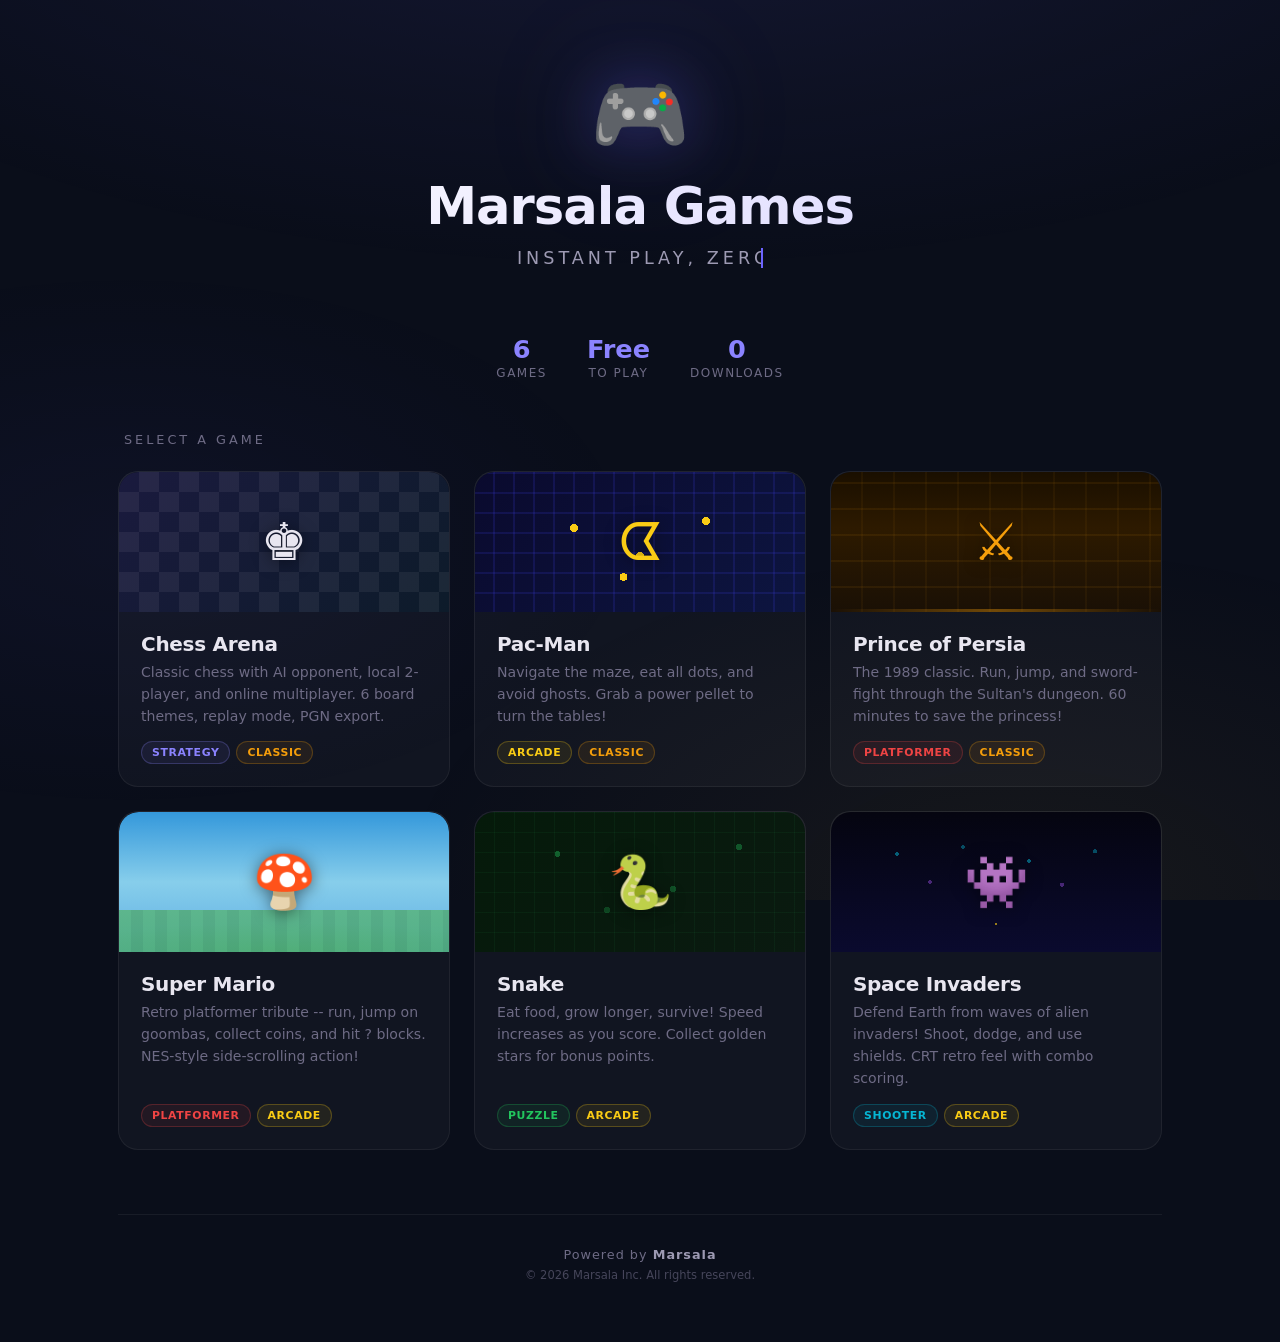
<file: index.html>
<!DOCTYPE html>
<html lang="en">
<head>
  <meta charset="UTF-8">
  <meta name="viewport" content="width=device-width, initial-scale=1.0">
  <title>Marsala Games — Play Online</title>
  <meta name="description" content="Free online games: Chess, Pac-Man, Super Mario, Prince of Persia, Snake, Space Invaders. No downloads, play instantly.">
  <link rel="icon" href="data:image/svg+xml,<svg xmlns='http://www.w3.org/2000/svg' viewBox='0 0 100 100'><text y='.9em' font-size='90'>🎮</text></svg>">
  <style>
    *, *::before, *::after { margin: 0; padding: 0; box-sizing: border-box; }

    :root {
      --bg-deep: #0a0e1a;
      --bg-surface: #0f1525;
      --bg-card: rgba(255,255,255,0.03);
      --bg-card-hover: rgba(255,255,255,0.07);
      --accent: #6c63ff;
      --accent-light: #8b83ff;
      --accent-glow: rgba(108,99,255,0.35);
      --gold: #f0c040;
      --text: #e8e6f0;
      --text-dim: #6e6b85;
      --text-mid: #9d9ab3;
      --border: rgba(255,255,255,0.06);
      --border-hover: rgba(108,99,255,0.35);
      --radius: 20px;
      --radius-sm: 12px;
    }

    body {
      font-family: 'Segoe UI', system-ui, -apple-system, sans-serif;
      background: var(--bg-deep);
      color: var(--text);
      min-height: 100vh;
      overflow-x: hidden;
      -webkit-font-smoothing: antialiased;
    }

    /* ── Floating particles (pure CSS) ── */
    .particles {
      position: fixed;
      inset: 0;
      z-index: 0;
      pointer-events: none;
      overflow: hidden;
    }
    .particle {
      position: absolute;
      border-radius: 50%;
      opacity: 0;
      animation: particle-float linear infinite;
    }
    .particle:nth-child(1)  { width: 3px; height: 3px; left: 8%;   background: var(--accent); animation-duration: 18s; animation-delay: 0s; }
    .particle:nth-child(2)  { width: 2px; height: 2px; left: 15%;  background: var(--gold);   animation-duration: 22s; animation-delay: 2s; }
    .particle:nth-child(3)  { width: 4px; height: 4px; left: 25%;  background: #8b83ff;       animation-duration: 16s; animation-delay: 4s; }
    .particle:nth-child(4)  { width: 2px; height: 2px; left: 35%;  background: var(--accent); animation-duration: 20s; animation-delay: 1s; }
    .particle:nth-child(5)  { width: 3px; height: 3px; left: 45%;  background: #ef4444;       animation-duration: 24s; animation-delay: 3s; }
    .particle:nth-child(6)  { width: 2px; height: 2px; left: 55%;  background: var(--gold);   animation-duration: 19s; animation-delay: 5s; }
    .particle:nth-child(7)  { width: 3px; height: 3px; left: 65%;  background: #22c55e;       animation-duration: 21s; animation-delay: 0.5s; }
    .particle:nth-child(8)  { width: 2px; height: 2px; left: 72%;  background: var(--accent); animation-duration: 17s; animation-delay: 6s; }
    .particle:nth-child(9)  { width: 4px; height: 4px; left: 82%;  background: #facc15;       animation-duration: 23s; animation-delay: 2.5s; }
    .particle:nth-child(10) { width: 2px; height: 2px; left: 92%;  background: #8b83ff;       animation-duration: 15s; animation-delay: 7s; }
    .particle:nth-child(11) { width: 3px; height: 3px; left: 20%;  background: #f59e0b;       animation-duration: 25s; animation-delay: 8s; }
    .particle:nth-child(12) { width: 2px; height: 2px; left: 50%;  background: var(--accent); animation-duration: 20s; animation-delay: 1.5s; }
    .particle:nth-child(13) { width: 3px; height: 3px; left: 78%;  background: #22c55e;       animation-duration: 18s; animation-delay: 4.5s; }
    .particle:nth-child(14) { width: 2px; height: 2px; left: 38%;  background: var(--gold);   animation-duration: 22s; animation-delay: 6.5s; }
    .particle:nth-child(15) { width: 4px; height: 4px; left: 60%;  background: #ef4444;       animation-duration: 26s; animation-delay: 3.5s; }

    @keyframes particle-float {
      0%   { transform: translateY(110vh) scale(0); opacity: 0; }
      10%  { opacity: 0.6; }
      50%  { opacity: 0.3; }
      90%  { opacity: 0.5; }
      100% { transform: translateY(-10vh) scale(1); opacity: 0; }
    }

    /* ── Ambient background gradients ── */
    .bg-pattern {
      position: fixed; inset: 0; z-index: 0; pointer-events: none;
      background:
        radial-gradient(ellipse 80% 50% at 50% -20%, rgba(108,99,255,0.12), transparent),
        radial-gradient(ellipse 50% 40% at 80% 100%, rgba(240,192,64,0.06), transparent),
        radial-gradient(ellipse 40% 30% at 10% 60%, rgba(108,99,255,0.05), transparent);
    }

    .container {
      position: relative; z-index: 1;
      max-width: 1100px;
      margin: 0 auto;
      padding: 48px 28px 60px;
    }

    /* ── Header ── */
    .header {
      text-align: center;
      margin-bottom: 60px;
      padding-top: 20px;
    }
    .logo-icon {
      font-size: 80px;
      display: block;
      margin-bottom: 16px;
      filter: drop-shadow(0 0 30px var(--accent-glow)) drop-shadow(0 0 60px rgba(108,99,255,0.15));
      animation: logo-float 4s ease-in-out infinite;
    }
    @keyframes logo-float {
      0%, 100% { transform: translateY(0) rotate(0deg); }
      25%  { transform: translateY(-10px) rotate(-2deg); }
      75%  { transform: translateY(-6px) rotate(2deg); }
    }
    .header h1 {
      font-size: 3.2rem;
      font-weight: 800;
      letter-spacing: -1px;
      line-height: 1.1;
      background: linear-gradient(135deg, #ffffff 0%, #e0ddff 40%, var(--accent) 70%, var(--gold) 100%);
      background-size: 200% auto;
      -webkit-background-clip: text;
      -webkit-text-fill-color: transparent;
      background-clip: text;
      animation: gradient-shift 6s ease-in-out infinite;
    }
    @keyframes gradient-shift {
      0%, 100% { background-position: 0% center; }
      50% { background-position: 100% center; }
    }

    .subtitle-wrapper {
      margin-top: 14px;
      min-height: 1.6em;
    }
    .subtitle {
      color: var(--text-mid);
      font-size: 1.1rem;
      letter-spacing: 4px;
      text-transform: uppercase;
      font-weight: 500;
      display: inline-block;
      border-right: 2px solid var(--accent);
      padding-right: 4px;
      overflow: hidden;
      white-space: nowrap;
      width: 0;
      animation: typewriter 2.5s steps(22) 0.8s forwards, blink-caret 0.7s step-end infinite;
    }
    @keyframes typewriter {
      to { width: 22ch; }
    }
    @keyframes blink-caret {
      0%, 100% { border-color: var(--accent); }
      50% { border-color: transparent; }
    }

    /* ── Stats bar ── */
    .stats-bar {
      display: flex;
      justify-content: center;
      gap: 40px;
      margin-bottom: 52px;
      flex-wrap: wrap;
    }
    .stat {
      text-align: center;
      opacity: 0;
      animation: fade-up 0.6s ease-out forwards;
    }
    .stat:nth-child(1) { animation-delay: 0.4s; }
    .stat:nth-child(2) { animation-delay: 0.55s; }
    .stat:nth-child(3) { animation-delay: 0.7s; }
    .stat-value {
      font-size: 1.6rem;
      font-weight: 700;
      color: var(--accent-light);
    }
    .stat-label {
      font-size: 0.75rem;
      color: var(--text-dim);
      text-transform: uppercase;
      letter-spacing: 1.5px;
      margin-top: 2px;
    }

    /* ── Section title ── */
    .section-title {
      font-size: 0.8rem;
      text-transform: uppercase;
      letter-spacing: 3px;
      color: var(--text-dim);
      margin-bottom: 24px;
      padding-left: 6px;
      opacity: 0;
      animation: fade-up 0.6s ease-out 0.8s forwards;
    }

    /* ── Game Cards Grid ── */
    .games-grid {
      display: grid;
      grid-template-columns: repeat(3, 1fr);
      gap: 24px;
      margin-bottom: 64px;
    }

    .game-card {
      background: var(--bg-card);
      border: 1px solid var(--border);
      border-radius: var(--radius);
      text-decoration: none;
      color: var(--text);
      transition: all 0.4s cubic-bezier(0.22, 1, 0.36, 1);
      display: flex;
      flex-direction: column;
      position: relative;
      overflow: hidden;
      opacity: 0;
      transform: translateY(30px);
      animation: card-enter 0.7s ease-out forwards;
    }
    .game-card:nth-child(1) { animation-delay: 0.3s; }
    .game-card:nth-child(2) { animation-delay: 0.45s; }
    .game-card:nth-child(3) { animation-delay: 0.6s; }
    .game-card:nth-child(4) { animation-delay: 0.75s; }
    .game-card:nth-child(5) { animation-delay: 0.9s; }
    .game-card:nth-child(6) { animation-delay: 1.05s; }

    @keyframes card-enter {
      to {
        opacity: 1;
        transform: translateY(0);
      }
    }
    @keyframes fade-up {
      from { opacity: 0; transform: translateY(15px); }
      to   { opacity: 1; transform: translateY(0); }
    }

    /* Glow border on hover */
    .game-card::before {
      content: '';
      position: absolute;
      inset: -1px;
      border-radius: var(--radius);
      padding: 1px;
      background: linear-gradient(135deg, var(--accent), var(--gold), var(--accent));
      background-size: 300% 300%;
      -webkit-mask: linear-gradient(#fff 0 0) content-box, linear-gradient(#fff 0 0);
      mask: linear-gradient(#fff 0 0) content-box, linear-gradient(#fff 0 0);
      -webkit-mask-composite: xor;
      mask-composite: exclude;
      opacity: 0;
      transition: opacity 0.4s;
      z-index: 1;
      pointer-events: none;
    }
    .game-card:hover::before {
      opacity: 1;
      animation: border-glow 3s linear infinite;
    }
    @keyframes border-glow {
      0%   { background-position: 0% 50%; }
      50%  { background-position: 100% 50%; }
      100% { background-position: 0% 50%; }
    }
    .game-card:hover {
      background: var(--bg-card-hover);
      transform: translateY(-6px) scale(1.02);
      box-shadow:
        0 20px 50px rgba(0,0,0,0.4),
        0 0 30px var(--accent-glow),
        0 0 60px rgba(108,99,255,0.1);
    }

    /* ── Card preview area ── */
    .card-preview {
      height: 140px;
      border-radius: var(--radius) var(--radius) 0 0;
      position: relative;
      overflow: hidden;
      display: flex;
      align-items: center;
      justify-content: center;
    }
    .card-preview .preview-icon {
      font-size: 52px;
      line-height: 1;
      position: relative;
      z-index: 2;
      filter: drop-shadow(0 2px 8px rgba(0,0,0,0.5));
      transition: transform 0.4s ease, opacity 0.3s;
    }

    /* Play button overlay */
    .play-overlay {
      position: absolute;
      inset: 0;
      display: flex;
      align-items: center;
      justify-content: center;
      background: rgba(10, 14, 26, 0.6);
      opacity: 0;
      transition: opacity 0.3s;
      z-index: 3;
      backdrop-filter: blur(2px);
    }
    .play-btn {
      width: 56px;
      height: 56px;
      border-radius: 50%;
      background: var(--accent);
      display: flex;
      align-items: center;
      justify-content: center;
      box-shadow: 0 0 25px var(--accent-glow);
      transform: scale(0.8);
      transition: transform 0.3s;
    }
    .play-btn::after {
      content: '';
      display: block;
      width: 0;
      height: 0;
      border-style: solid;
      border-width: 10px 0 10px 18px;
      border-color: transparent transparent transparent #fff;
      margin-left: 3px;
    }
    .game-card:hover .play-overlay {
      opacity: 1;
    }
    .game-card:hover .play-btn {
      transform: scale(1);
    }
    .game-card:hover .preview-icon {
      transform: scale(0.9);
      opacity: 0.5;
    }

    /* Preview patterns per game */
    .preview-chess {
      background:
        repeating-conic-gradient(rgba(255,255,255,0.06) 0% 25%, transparent 0% 50%) 0 0 / 40px 40px,
        linear-gradient(135deg, #1a1a3e 0%, #0d1b2a 100%);
    }
    .preview-pacman {
      background:
        radial-gradient(circle 4px at 30% 40%, #facc15 100%, transparent 100%),
        radial-gradient(circle 4px at 50% 60%, #facc15 100%, transparent 100%),
        radial-gradient(circle 4px at 70% 35%, #facc15 100%, transparent 100%),
        radial-gradient(circle 4px at 45% 75%, #facc15 100%, transparent 100%),
        repeating-linear-gradient(90deg, transparent 0 18px, rgba(66,66,255,0.15) 18px 20px),
        repeating-linear-gradient(0deg, transparent 0 18px, rgba(66,66,255,0.15) 18px 20px),
        linear-gradient(135deg, #0a0a2e 0%, #0d1540 100%);
    }
    .preview-mario {
      background:
        radial-gradient(ellipse 100% 30% at 50% 100%, rgba(76,175,80,0.3) 0%, transparent 70%),
        linear-gradient(to bottom, #3498db 0%, #87ceeb 50%, #5dade2 100%);
    }
    .preview-mario::after {
      content: '';
      position: absolute;
      bottom: 0; left: 0; right: 0;
      height: 30%;
      background:
        repeating-linear-gradient(90deg, #4caf50 0 12px, #43a047 12px 24px);
      opacity: 0.6;
    }
    .preview-prince {
      background:
        repeating-linear-gradient(
          0deg,
          transparent 0 24px,
          rgba(245,158,11,0.08) 24px 26px
        ),
        repeating-linear-gradient(
          90deg,
          transparent 0 30px,
          rgba(245,158,11,0.05) 30px 32px
        ),
        linear-gradient(180deg, #1a0f00 0%, #2d1a00 40%, #1a1005 100%);
    }
    .preview-prince::after {
      content: '';
      position: absolute;
      bottom: 0;
      left: 0; right: 0;
      height: 3px;
      background: linear-gradient(90deg, transparent, rgba(245,158,11,0.4), transparent);
    }
    .preview-invaders {
      background:
        radial-gradient(circle 2px at 20% 30%, rgba(6,182,212,0.5) 100%, transparent 100%),
        radial-gradient(circle 2px at 40% 25%, rgba(6,182,212,0.4) 100%, transparent 100%),
        radial-gradient(circle 2px at 60% 35%, rgba(6,182,212,0.5) 100%, transparent 100%),
        radial-gradient(circle 2px at 80% 28%, rgba(6,182,212,0.4) 100%, transparent 100%),
        radial-gradient(circle 2px at 30% 50%, rgba(168,85,247,0.4) 100%, transparent 100%),
        radial-gradient(circle 2px at 50% 48%, rgba(168,85,247,0.5) 100%, transparent 100%),
        radial-gradient(circle 2px at 70% 52%, rgba(168,85,247,0.4) 100%, transparent 100%),
        radial-gradient(circle 1px at 50% 80%, rgba(250,204,21,0.6) 100%, transparent 100%),
        linear-gradient(180deg, #050510 0%, #0a0a2e 100%);
    }
    .preview-snake {
      background:
        radial-gradient(circle 3px at 25% 30%, rgba(34,197,94,0.4) 100%, transparent 100%),
        radial-gradient(circle 3px at 60% 55%, rgba(34,197,94,0.3) 100%, transparent 100%),
        radial-gradient(circle 3px at 80% 25%, rgba(34,197,94,0.35) 100%, transparent 100%),
        radial-gradient(circle 3px at 40% 70%, rgba(34,197,94,0.25) 100%, transparent 100%),
        repeating-linear-gradient(90deg, transparent 0 19px, rgba(34,197,94,0.06) 19px 20px),
        repeating-linear-gradient(0deg, transparent 0 19px, rgba(34,197,94,0.06) 19px 20px),
        linear-gradient(135deg, #051a0a 0%, #0a1a10 100%);
    }

    /* ── Card body ── */
    .card-body {
      padding: 20px 22px 22px;
      flex: 1;
      display: flex;
      flex-direction: column;
    }
    .card-title {
      font-size: 1.25rem;
      font-weight: 700;
      margin-bottom: 6px;
      letter-spacing: -0.3px;
    }
    .card-desc {
      color: var(--text-dim);
      font-size: 0.88rem;
      line-height: 1.55;
      flex: 1;
    }

    /* ── Tags ── */
    .card-tags {
      display: flex;
      gap: 6px;
      margin-top: 14px;
      flex-wrap: wrap;
    }
    .tag {
      font-size: 0.68rem;
      padding: 4px 10px;
      border-radius: 20px;
      font-weight: 600;
      text-transform: uppercase;
      letter-spacing: 0.6px;
      border: 1px solid;
    }
    .tag-strategy  { color: #8b83ff; border-color: rgba(139,131,255,0.25); background: rgba(139,131,255,0.08); }
    .tag-arcade    { color: #facc15; border-color: rgba(250,204,21,0.25);  background: rgba(250,204,21,0.08); }
    .tag-platformer{ color: #ef4444; border-color: rgba(239,68,68,0.25);   background: rgba(239,68,68,0.08); }
    .tag-classic   { color: #f59e0b; border-color: rgba(245,158,11,0.25);  background: rgba(245,158,11,0.08); }
    .tag-puzzle    { color: #22c55e; border-color: rgba(34,197,94,0.25);   background: rgba(34,197,94,0.08); }
    .tag-shooter   { color: #06b6d4; border-color: rgba(6,182,212,0.25);   background: rgba(6,182,212,0.08); }

    /* ── Footer ── */
    .footer {
      text-align: center;
      padding: 32px 0 0;
      border-top: 1px solid var(--border);
      opacity: 0;
      animation: fade-up 0.6s ease-out 1.2s forwards;
    }
    .footer-brand {
      font-size: 0.8rem;
      color: var(--text-dim);
      letter-spacing: 1px;
    }
    .footer-brand a {
      color: var(--text-mid);
      text-decoration: none;
      font-weight: 600;
      transition: color 0.2s;
    }
    .footer-brand a:hover {
      color: var(--accent-light);
    }
    .footer-copy {
      font-size: 0.72rem;
      color: var(--text-dim);
      margin-top: 6px;
      opacity: 0.6;
    }

    /* ── Confetti (easter egg) ── */
    .confetti-container {
      position: fixed;
      inset: 0;
      z-index: 9999;
      pointer-events: none;
      overflow: hidden;
    }
    .confetti-piece {
      position: absolute;
      top: -10px;
      width: 10px;
      height: 10px;
      opacity: 0;
    }
    .confetti-piece.active {
      animation: confetti-fall 2.5s ease-in forwards;
    }
    @keyframes confetti-fall {
      0%   { transform: translateY(0) rotate(0deg); opacity: 1; }
      100% { transform: translateY(110vh) rotate(720deg); opacity: 0; }
    }

    /* ── Responsive ── */
    @media (max-width: 1024px) {
      .games-grid {
        grid-template-columns: repeat(2, 1fr);
      }
    }
    @media (max-width: 640px) {
      .header h1 { font-size: 2.2rem; }
      .logo-icon { font-size: 60px; }
      .container { padding: 28px 16px 48px; }
      .games-grid {
        grid-template-columns: 1fr;
        gap: 20px;
      }
      .stats-bar { gap: 24px; }
      .card-preview { height: 120px; }
      .subtitle {
        font-size: 0.9rem;
        letter-spacing: 3px;
      }
    }
  </style>
</head>
<body>
  <!-- Floating particles -->
  <div class="particles">
    <div class="particle"></div>
    <div class="particle"></div>
    <div class="particle"></div>
    <div class="particle"></div>
    <div class="particle"></div>
    <div class="particle"></div>
    <div class="particle"></div>
    <div class="particle"></div>
    <div class="particle"></div>
    <div class="particle"></div>
    <div class="particle"></div>
    <div class="particle"></div>
    <div class="particle"></div>
    <div class="particle"></div>
    <div class="particle"></div>
  </div>

  <div class="bg-pattern"></div>

  <div class="container">
    <header class="header">
      <span class="logo-icon">🎮</span>
      <h1>Marsala Games</h1>
      <div class="subtitle-wrapper">
        <span class="subtitle">INSTANT PLAY, ZERO SETUP</span>
      </div>
    </header>

    <div class="stats-bar">
      <div class="stat">
        <div class="stat-value">6</div>
        <div class="stat-label">Games</div>
      </div>
      <div class="stat">
        <div class="stat-value">Free</div>
        <div class="stat-label">To Play</div>
      </div>
      <div class="stat">
        <div class="stat-value">0</div>
        <div class="stat-label">Downloads</div>
      </div>
    </div>

    <div class="section-title">Select a Game</div>

    <div class="games-grid">

      <a href="/chess/" class="game-card">
        <div class="card-preview preview-chess">
          <span class="preview-icon">♚</span>
          <div class="play-overlay"><div class="play-btn"></div></div>
        </div>
        <div class="card-body">
          <div class="card-title">Chess Arena</div>
          <div class="card-desc">Classic chess with AI opponent, local 2-player, and online multiplayer. 6 board themes, replay mode, PGN export.</div>
          <div class="card-tags">
            <span class="tag tag-strategy">Strategy</span>
            <span class="tag tag-classic">Classic</span>
          </div>
        </div>
      </a>

      <a href="/pacman/" class="game-card">
        <div class="card-preview preview-pacman">
          <span class="preview-icon" style="color:#facc15;">&#x15E7;</span>
          <div class="play-overlay"><div class="play-btn"></div></div>
        </div>
        <div class="card-body">
          <div class="card-title">Pac-Man</div>
          <div class="card-desc">Navigate the maze, eat all dots, and avoid ghosts. Grab a power pellet to turn the tables!</div>
          <div class="card-tags">
            <span class="tag tag-arcade">Arcade</span>
            <span class="tag tag-classic">Classic</span>
          </div>
        </div>
      </a>

      <a href="/prince/" class="game-card">
        <div class="card-preview preview-prince">
          <span class="preview-icon" style="color:#f59e0b;">&#x2694;</span>
          <div class="play-overlay"><div class="play-btn"></div></div>
        </div>
        <div class="card-body">
          <div class="card-title">Prince of Persia</div>
          <div class="card-desc">The 1989 classic. Run, jump, and sword-fight through the Sultan's dungeon. 60 minutes to save the princess!</div>
          <div class="card-tags">
            <span class="tag tag-platformer">Platformer</span>
            <span class="tag tag-classic">Classic</span>
          </div>
        </div>
      </a>

      <a href="/mario/" class="game-card">
        <div class="card-preview preview-mario">
          <span class="preview-icon" style="color:#ef4444;">&#x1F344;</span>
          <div class="play-overlay"><div class="play-btn"></div></div>
        </div>
        <div class="card-body">
          <div class="card-title">Super Mario</div>
          <div class="card-desc">Retro platformer tribute -- run, jump on goombas, collect coins, and hit ? blocks. NES-style side-scrolling action!</div>
          <div class="card-tags">
            <span class="tag tag-platformer">Platformer</span>
            <span class="tag tag-arcade">Arcade</span>
          </div>
        </div>
      </a>

      <a href="/snake/" class="game-card">
        <div class="card-preview preview-snake">
          <span class="preview-icon" style="color:#22c55e;">&#x1F40D;</span>
          <div class="play-overlay"><div class="play-btn"></div></div>
        </div>
        <div class="card-body">
          <div class="card-title">Snake</div>
          <div class="card-desc">Eat food, grow longer, survive! Speed increases as you score. Collect golden stars for bonus points.</div>
          <div class="card-tags">
            <span class="tag tag-puzzle">Puzzle</span>
            <span class="tag tag-arcade">Arcade</span>
          </div>
        </div>
      </a>

      <a href="/invaders/" class="game-card">
        <div class="card-preview preview-invaders">
          <span class="preview-icon" style="color:#06b6d4;">&#x1F47E;</span>
          <div class="play-overlay"><div class="play-btn"></div></div>
        </div>
        <div class="card-body">
          <div class="card-title">Space Invaders</div>
          <div class="card-desc">Defend Earth from waves of alien invaders! Shoot, dodge, and use shields. CRT retro feel with combo scoring.</div>
          <div class="card-tags">
            <span class="tag tag-shooter">Shooter</span>
            <span class="tag tag-arcade">Arcade</span>
          </div>
        </div>
      </a>

    </div>

    <footer class="footer">
      <div class="footer-brand">Powered by <a href="https://marsala.dev" target="_blank" rel="noopener">Marsala</a></div>
      <div class="footer-copy">&copy; 2026 Marsala Inc. All rights reserved.</div>
    </footer>
  </div>

  <!-- Confetti container for easter egg -->
  <div class="confetti-container" id="confetti"></div>

  <script>
    // Konami code easter egg: up up down down left right left right B A
    (function() {
      var seq = [38,38,40,40,37,39,37,39,66,65];
      var pos = 0;
      document.addEventListener('keydown', function(e) {
        if (e.keyCode === seq[pos]) {
          pos++;
          if (pos === seq.length) {
            pos = 0;
            launchConfetti();
          }
        } else {
          pos = 0;
        }
      });

      function launchConfetti() {
        var container = document.getElementById('confetti');
        var colors = ['#6c63ff','#f0c040','#ef4444','#22c55e','#facc15','#8b83ff','#f59e0b','#3498db'];
        var pieces = [];
        for (var i = 0; i < 80; i++) {
          var el = document.createElement('div');
          el.className = 'confetti-piece';
          el.style.left = Math.random() * 100 + '%';
          el.style.width = (Math.random() * 8 + 6) + 'px';
          el.style.height = (Math.random() * 8 + 6) + 'px';
          el.style.background = colors[Math.floor(Math.random() * colors.length)];
          el.style.borderRadius = Math.random() > 0.5 ? '50%' : '2px';
          el.style.animationDuration = (Math.random() * 1.5 + 1.5) + 's';
          el.style.animationDelay = (Math.random() * 0.8) + 's';
          container.appendChild(el);
          pieces.push(el);
          // Force reflow then add class
          void el.offsetWidth;
          el.classList.add('active');
        }
        // Cleanup after animation
        setTimeout(function() {
          pieces.forEach(function(p) { p.remove(); });
        }, 4000);
      }
    })();
  </script>
</body>
</html>
</file>
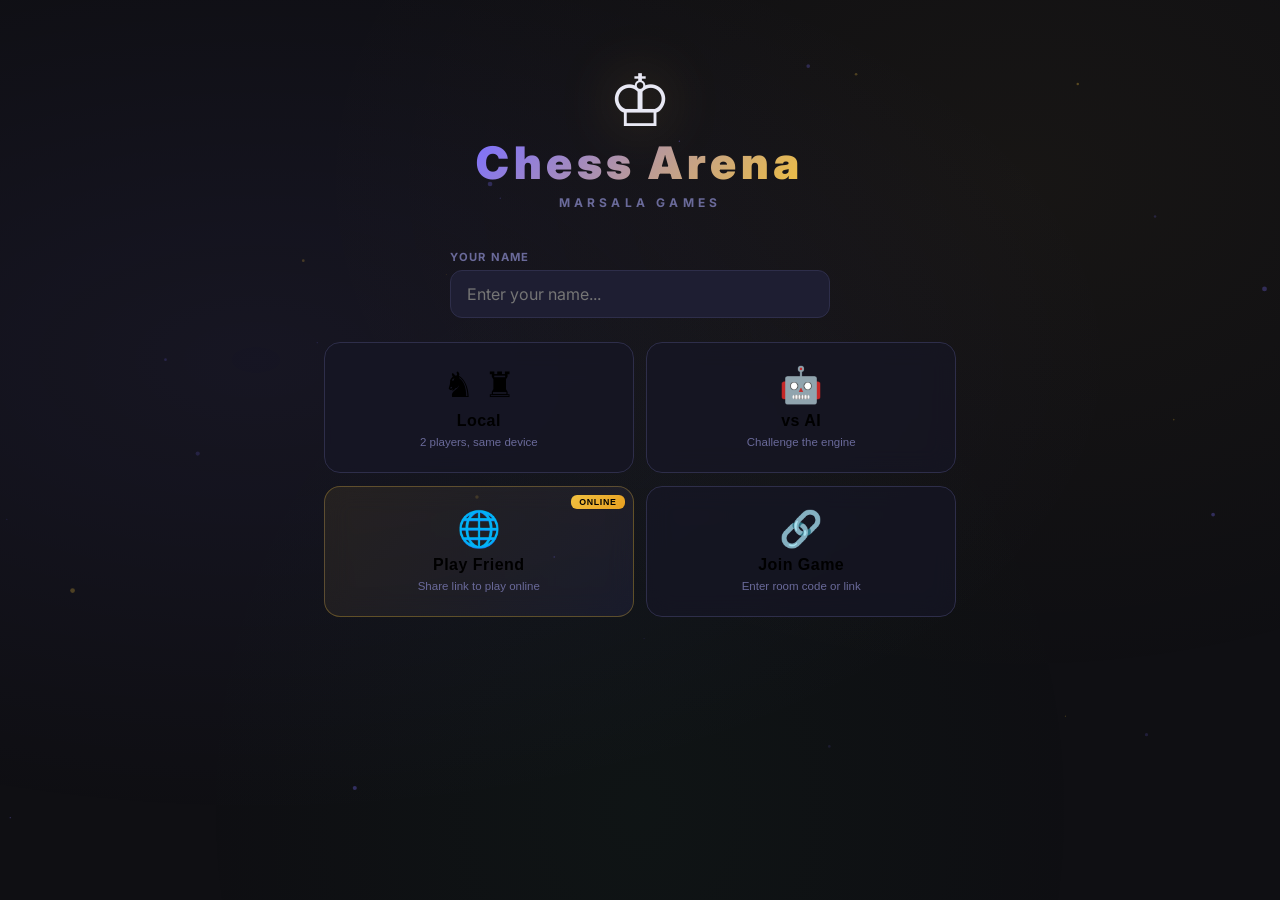
<file: chess/index.html>
<!DOCTYPE html>
<html lang="en">
<head>
  <meta charset="UTF-8">
  <meta name="viewport" content="width=device-width, initial-scale=1.0">
  <title>Chess Arena — Marsala Games</title>
  <link rel="stylesheet" href="/css/style.css">
  <link rel="icon" href="data:image/svg+xml,<svg xmlns='http://www.w3.org/2000/svg' viewBox='0 0 100 100'><text y='.9em' font-size='90'>&#9812;</text></svg>">
  <script src="https://cdn.socket.io/4.7.5/socket.io.min.js"></script>
</head>
<body>

  <canvas id="particle-canvas"></canvas>

  <!-- ══════ LOBBY SCREEN ══════ -->
  <div id="screen-lobby" class="screen active">
    <div class="lobby">
      <div class="lobby-brand">
        <div class="brand-crown">&#9812;</div>
        <h1>Chess Arena</h1>
        <p class="brand-sub">MARSALA GAMES</p>
      </div>

      <div class="lobby-name-input">
        <label for="player-name">Your Name</label>
        <input type="text" id="player-name" placeholder="Enter your name..." maxlength="20" autocomplete="off">
      </div>

      <div class="lobby-modes">
        <button class="mode-card" id="mode-local" data-mode="local">
          <div class="mode-icon">&#9822; &#9820;</div>
          <div class="mode-title">Local</div>
          <div class="mode-desc">2 players, same device</div>
        </button>

        <button class="mode-card" id="mode-ai" data-mode="ai">
          <div class="mode-icon">&#129302;</div>
          <div class="mode-title">vs AI</div>
          <div class="mode-desc">Challenge the engine</div>
        </button>

        <button class="mode-card featured" id="mode-online" data-mode="online">
          <div class="mode-badge">ONLINE</div>
          <div class="mode-icon">&#127760;</div>
          <div class="mode-title">Play Friend</div>
          <div class="mode-desc">Share link to play online</div>
        </button>

        <button class="mode-card" id="mode-join" data-mode="join">
          <div class="mode-icon">&#128279;</div>
          <div class="mode-title">Join Game</div>
          <div class="mode-desc">Enter room code or link</div>
        </button>
      </div>

      <!-- AI difficulty -->
      <div id="ai-options" class="lobby-options hidden">
        <h3>AI Difficulty</h3>
        <div class="difficulty-row">
          <button class="diff-btn" data-diff="easy">Easy</button>
          <button class="diff-btn active" data-diff="medium">Medium</button>
          <button class="diff-btn" data-diff="hard">Hard</button>
          <button class="diff-btn" data-diff="expert">Expert</button>
        </div>
        <div class="color-choice">
          <h3>Play as</h3>
          <div class="color-row">
            <button class="color-btn active" data-color="white">&#9812; White</button>
            <button class="color-btn" data-color="black">&#9818; Black</button>
            <button class="color-btn" data-color="random">&#127922; Random</button>
          </div>
        </div>
        <button class="btn btn-primary btn-lg" id="btn-start-ai">Start Game</button>
      </div>

      <!-- Join room -->
      <div id="join-options" class="lobby-options hidden">
        <h3>Enter Room Code</h3>
        <div class="join-row">
          <input type="text" id="room-code-input" placeholder="XXXXXX" maxlength="6" class="code-input">
          <button class="btn btn-primary" id="btn-join-room">Join</button>
        </div>
      </div>

      <!-- Online waiting room -->
      <div id="online-waiting" class="lobby-options hidden">
        <h3>Waiting for opponent...</h3>
        <div class="share-box">
          <div class="share-code" id="share-code">------</div>
          <div class="share-link-row">
            <input type="text" id="share-link" readonly class="share-link-input">
            <button class="btn btn-icon" id="btn-copy-link" title="Copy link">&#128203;</button>
          </div>
          <p class="share-hint">Share this link with a friend to play!</p>
        </div>
        <div id="waiting-status" class="waiting-status">
          <div class="spinner"></div>
          <span>Waiting for opponent to join...</span>
        </div>
      </div>
    </div>
  </div>

  <!-- ══════ GAME SCREEN ══════ -->
  <div id="screen-game" class="screen">
    <header>
      <button class="btn-back" id="btn-lobby" title="Back to lobby">&#8592;</button>
      <h1>Chess Arena</h1>
      <div class="header-badges">
        <span id="game-mode-badge" class="badge">LOCAL</span>
        <span id="connection-badge" class="badge badge-green hidden">LIVE</span>
      </div>
    </header>

    <div class="game-container">
      <div class="eval-bar" id="eval-bar" title="Material balance">
        <div class="eval-fill" id="eval-fill"></div>
      </div>

      <div class="board-area">
        <!-- Player bar top (black) -->
        <div class="player-bar top">
          <div class="player-info">
            <span class="player-piece">&#9818;</span>
            <span class="player-name" id="player-black-name">Black</span>
            <span id="captured-black-inline" class="captured-inline"></span>
          </div>
          <div id="timer-black" class="timer">10:00</div>
        </div>

        <div id="board"></div>

        <!-- Player bar bottom (white) -->
        <div class="player-bar bottom">
          <div class="player-info">
            <span class="player-piece">&#9812;</span>
            <span class="player-name" id="player-white-name">White</span>
            <span id="captured-white-inline" class="captured-inline"></span>
          </div>
          <div id="timer-white" class="timer">10:00</div>
        </div>
      </div>

      <div class="sidebar">
        <div id="turn-indicator" class="turn-indicator white">
          <span class="turn-icon">&#9812;</span> White to move
        </div>

        <div id="status" class="status">Game starting...</div>

        <!-- Chat (online only) -->
        <div id="chat-panel" class="panel hidden">
          <h3>Chat</h3>
          <div id="chat-messages" class="chat-messages"></div>
          <div class="chat-input-row">
            <input type="text" id="chat-input" placeholder="Type a message..." maxlength="200">
            <button class="btn btn-icon" id="btn-chat-send">&#10148;</button>
          </div>
        </div>

        <div class="panel">
          <h3>Captured</h3>
          <div class="captured-section">
            <div id="captured-white" class="captured-row"></div>
            <span class="material-count"></span>
          </div>
          <div class="captured-section">
            <div id="captured-black" class="captured-row"></div>
            <span class="material-count"></span>
          </div>
        </div>

        <div class="panel">
          <h3>Moves</h3>
          <div id="move-log"></div>
        </div>

        <div class="btn-row">
          <button id="btn-new" class="btn btn-primary">New</button>
          <button id="btn-undo" class="btn">Undo</button>
          <button id="btn-resign" class="btn btn-danger">Resign</button>
          <button id="btn-draw" class="btn">Draw</button>
        </div>
        <div class="btn-row">
          <button id="btn-theme" class="btn btn-icon" title="Theme">&#127912;</button>
          <button id="btn-sound" class="btn btn-icon" title="Sound">&#128266;</button>
          <button id="btn-flip" class="btn btn-icon" title="Flip">&#128260;</button>
          <button id="btn-pgn" class="btn btn-icon" title="PGN">&#128190;</button>
          <button id="btn-replay" class="btn btn-icon" title="Replay">&#9654;</button>
        </div>

        <!-- Replay controls -->
        <div id="replay-controls" class="panel hidden">
          <h3>Replay</h3>
          <div class="replay-bar">
            <input type="range" id="replay-slider" min="0" max="0" value="0" class="replay-slider">
            <span id="replay-counter" class="replay-counter">0/0</span>
          </div>
          <div class="btn-row">
            <button class="btn btn-icon" id="replay-start">&#9198;</button>
            <button class="btn btn-icon" id="replay-back">&#9194;</button>
            <button class="btn btn-icon" id="replay-play">&#9654;</button>
            <button class="btn btn-icon" id="replay-forward">&#9193;</button>
            <button class="btn btn-icon" id="replay-end">&#9197;</button>
          </div>
          <button class="btn" id="replay-exit">Exit Replay</button>
        </div>
      </div>
    </div>
  </div>

  <!-- Promotion Modal -->
  <div id="promotion-modal">
    <div class="promo-content">
      <h3>Promote pawn to</h3>
      <div class="promo-pieces"></div>
    </div>
  </div>

  <!-- Offer modal (draw/rematch) -->
  <div id="offer-modal" class="modal-overlay hidden">
    <div class="modal-box">
      <p id="offer-text"></p>
      <div class="btn-row">
        <button class="btn btn-primary" id="offer-accept">Accept</button>
        <button class="btn" id="offer-decline">Decline</button>
      </div>
    </div>
  </div>

  <!-- Game Over overlay -->
  <div id="gameover-overlay" class="modal-overlay hidden">
    <div class="gameover-box">
      <div class="gameover-crown" id="gameover-icon">&#9813;</div>
      <h2 id="gameover-title">Checkmate!</h2>
      <p id="gameover-subtitle">White wins</p>
      <div class="btn-row gameover-actions">
        <button class="btn btn-primary" id="btn-rematch">Rematch</button>
        <button class="btn" id="btn-review">Review</button>
        <button class="btn" id="btn-go-lobby">Lobby</button>
      </div>
    </div>
  </div>

  <script type="module" src="/js/app.js"></script>
</body>
</html>
</file>
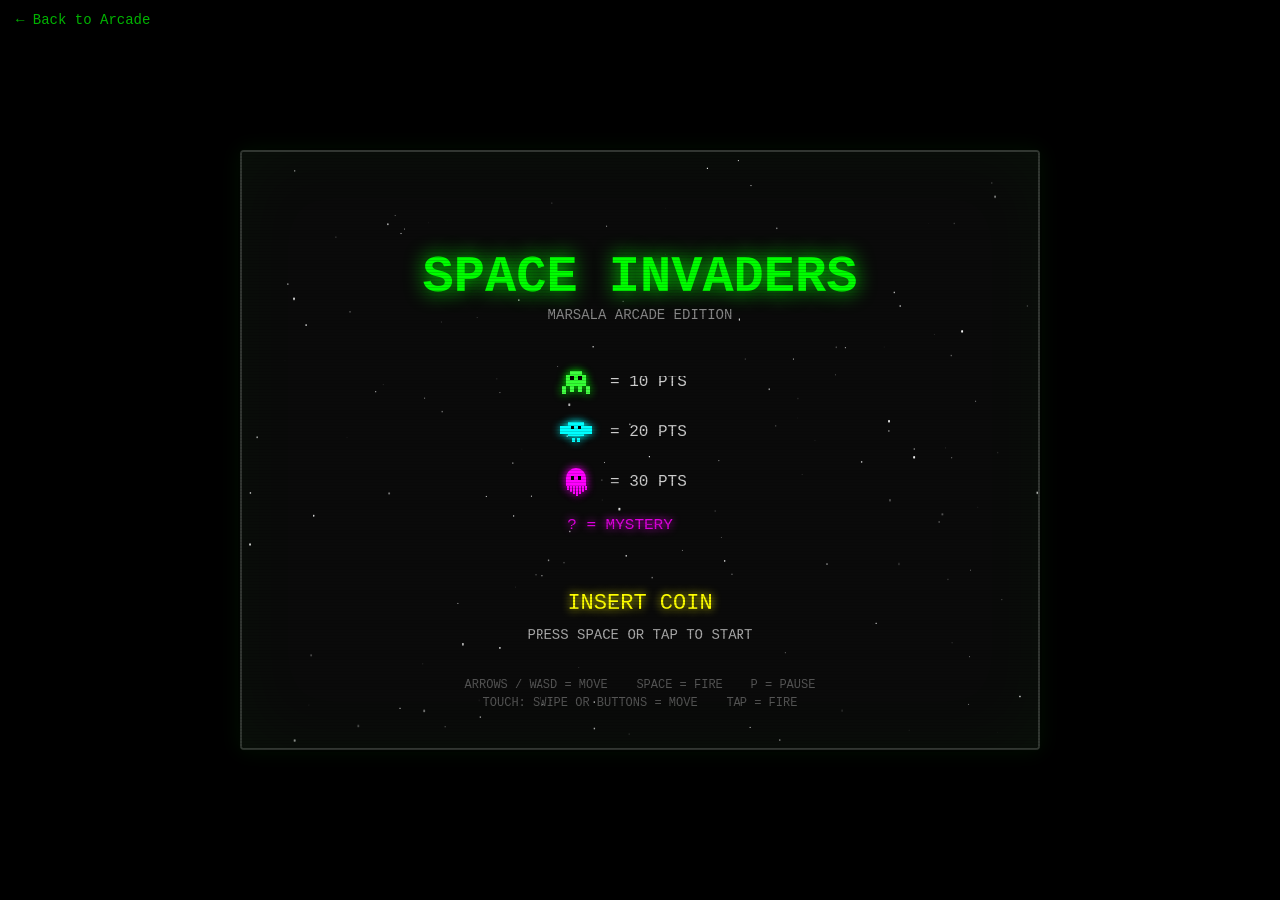
<file: invaders/index.html>
<!DOCTYPE html>
<html lang="en">
<head>
<meta charset="UTF-8">
<meta name="viewport" content="width=device-width, initial-scale=1.0, user-scalable=no">
<title>SPACE INVADERS - Marsala Arcade</title>
<style>
  @font-face { font-family: 'Pixel'; src: local('Courier New'); }
  * { margin: 0; padding: 0; box-sizing: border-box; }
  body {
    background: #000; overflow: hidden; font-family: 'Courier New', monospace;
    display: flex; flex-direction: column; align-items: center; justify-content: center;
    height: 100vh; width: 100vw; touch-action: none; user-select: none;
  }
  #back-link {
    position: fixed; top: 12px; left: 16px; z-index: 100;
    color: #0f0; font-family: 'Courier New', monospace; font-size: 14px;
    text-decoration: none; opacity: 0.7; transition: opacity 0.2s;
  }
  #back-link:hover { opacity: 1; text-decoration: underline; }
  #game-wrap {
    position: relative; max-width: 800px; width: 100%; aspect-ratio: 4/3;
  }
  canvas {
    width: 100%; height: 100%; display: block; image-rendering: pixelated;
    border: 2px solid #333; border-radius: 4px;
  }
  #scanlines {
    position: absolute; top: 0; left: 0; width: 100%; height: 100%;
    pointer-events: none; z-index: 10; border-radius: 4px;
    background: repeating-linear-gradient(
      0deg, rgba(0,0,0,0.15) 0px, rgba(0,0,0,0.15) 1px, transparent 1px, transparent 3px
    );
  }
  #crt-glow {
    position: absolute; top: -2px; left: -2px; right: -2px; bottom: -2px;
    pointer-events: none; z-index: 9; border-radius: 8px;
    box-shadow: inset 0 0 80px rgba(0,255,0,0.04), 0 0 20px rgba(0,255,0,0.06);
  }
  #touch-controls {
    display: none; position: fixed; bottom: 16px; left: 0; right: 0;
    justify-content: space-between; padding: 0 20px; z-index: 50;
  }
  .touch-btn {
    width: 72px; height: 72px; border-radius: 50%; border: 2px solid rgba(0,255,0,0.5);
    background: rgba(0,255,0,0.1); color: #0f0; font-size: 28px;
    display: flex; align-items: center; justify-content: center;
    font-family: 'Courier New', monospace; -webkit-tap-highlight-color: transparent;
  }
  .touch-btn:active { background: rgba(0,255,0,0.3); }
  #touch-fire { width: 88px; height: 88px; font-size: 14px; letter-spacing: 1px; }
  @media (pointer: coarse) { #touch-controls { display: flex; } }
  @media (max-width: 600px) {
    #game-wrap { max-width: 100vw; aspect-ratio: auto; height: calc(100vh - 120px); }
    #back-link { font-size: 11px; top: 4px; left: 8px; }
  }
</style>
</head>
<body>
<a id="back-link" href="https://games.marsala.dev/">&larr; Back to Arcade</a>
<div id="game-wrap">
  <canvas id="c"></canvas>
  <div id="scanlines"></div>
  <div id="crt-glow"></div>
</div>
<div id="touch-controls">
  <div class="touch-btn" id="touch-left">&larr;</div>
  <div class="touch-btn" id="touch-right">&rarr;</div>
  <div class="touch-btn" id="touch-fire">FIRE</div>
</div>
<script>
// ============================================================
//  SPACE INVADERS - Premium Arcade Edition
//  Marsala Games (c) 2026 - Single file, zero dependencies
// ============================================================
(() => {
"use strict";

const canvas = document.getElementById('c');
const ctx = canvas.getContext('2d');
const W = 800, H = 600;
canvas.width = W; canvas.height = H;

// --- Constants ---
const PLAYER_W = 40, PLAYER_H = 24, PLAYER_Y = H - 50;
const BULLET_W = 3, BULLET_H = 12, BULLET_SPEED = 7;
const ALIEN_ROWS = 5, ALIEN_COLS = 11;
const ALIEN_W = 32, ALIEN_H = 24, ALIEN_PAD = 14;
const SHIELD_COUNT = 4, SHIELD_W = 60, SHIELD_H = 40;
const UFO_W = 48, UFO_H = 20;

// --- State ---
let state = 'title'; // title, playing, paused, gameover, intermission, dying
let score = 0, highScore = parseInt(localStorage.getItem('si_hi') || '0');
let lives = 3, wave = 1, combo = 0, maxCombo = 0;
let shakeTimer = 0, shakeX = 0, shakeY = 0;
let intermissionTimer = 0, dyingTimer = 0;
let attractTimer = 0, insertCoinBlink = 0;
let lastTime = 0, dt = 0, frameCount = 0;

// --- Input ---
const keys = {};
let touchLeft = false, touchRight = false, touchFire = false;
let swipeStartX = 0, swipeActive = false;

// --- Audio Engine (Web Audio API) ---
let audioCtx = null;
function initAudio() {
  if (audioCtx) return;
  audioCtx = new (window.AudioContext || window.webkitAudioContext)();
}
function playTone(freq, dur, type = 'square', vol = 0.12, slide = 0) {
  if (!audioCtx) return;
  const o = audioCtx.createOscillator();
  const g = audioCtx.createGain();
  o.type = type;
  o.frequency.setValueAtTime(freq, audioCtx.currentTime);
  if (slide) o.frequency.linearRampToValueAtTime(freq + slide, audioCtx.currentTime + dur);
  g.gain.setValueAtTime(vol, audioCtx.currentTime);
  g.gain.exponentialRampToValueAtTime(0.001, audioCtx.currentTime + dur);
  o.connect(g); g.connect(audioCtx.destination);
  o.start(); o.stop(audioCtx.currentTime + dur);
}
function sndShoot() { playTone(880, 0.1, 'square', 0.1, -400); }
function sndExplosion() {
  playTone(120, 0.3, 'sawtooth', 0.15, -80);
  playTone(80, 0.4, 'square', 0.08, -40);
}
function sndPlayerDeath() {
  playTone(440, 0.15, 'sawtooth', 0.2, -300);
  setTimeout(() => playTone(220, 0.2, 'sawtooth', 0.15, -150), 150);
  setTimeout(() => playTone(110, 0.4, 'sawtooth', 0.12, -80), 350);
}
function sndUfo() { playTone(400, 0.08, 'sine', 0.06, 200); }
let marchSndIndex = 0;
const marchFreqs = [80, 70, 60, 50];
function sndMarch() {
  playTone(marchFreqs[marchSndIndex % 4], 0.08, 'square', 0.1);
  marchSndIndex++;
}
function sndLevelComplete() {
  const notes = [523, 659, 784, 1047];
  notes.forEach((f, i) => setTimeout(() => playTone(f, 0.15, 'square', 0.1), i * 120));
}
function sndGameOver() {
  const notes = [392, 349, 330, 262];
  notes.forEach((f, i) => setTimeout(() => playTone(f, 0.25, 'sawtooth', 0.12), i * 250));
}

// --- Stars (parallax) ---
const starLayers = [[], [], []];
const starSpeeds = [0.15, 0.4, 0.8];
const starSizes = [1, 1.3, 1.8];
function initStars() {
  for (let l = 0; l < 3; l++) {
    starLayers[l] = [];
    const count = [80, 50, 25][l];
    for (let i = 0; i < count; i++) {
      starLayers[l].push({ x: Math.random() * W, y: Math.random() * H, b: 0.3 + Math.random() * 0.7 });
    }
  }
}
function drawStars() {
  for (let l = 0; l < 3; l++) {
    const s = starSizes[l];
    for (const star of starLayers[l]) {
      star.y += starSpeeds[l];
      if (star.y > H) { star.y = 0; star.x = Math.random() * W; }
      const alpha = star.b * (0.5 + 0.5 * Math.sin(frameCount * 0.02 + star.x));
      ctx.fillStyle = `rgba(255,255,255,${alpha})`;
      ctx.fillRect(star.x, star.y, s, s);
    }
  }
}

// --- Particles ---
let particles = [];
function spawnParticles(x, y, color, count = 16, speed = 3) {
  for (let i = 0; i < count; i++) {
    const angle = (Math.PI * 2 * i / count) + (Math.random() - 0.5) * 0.5;
    const spd = speed * (0.5 + Math.random());
    particles.push({
      x, y, vx: Math.cos(angle) * spd, vy: Math.sin(angle) * spd,
      life: 1, decay: 0.015 + Math.random() * 0.02, size: 2 + Math.random() * 3, color
    });
  }
}
function updateParticles() {
  for (let i = particles.length - 1; i >= 0; i--) {
    const p = particles[i];
    p.x += p.vx; p.y += p.vy;
    p.vy += 0.05;
    p.vx *= 0.98;
    p.life -= p.decay;
    if (p.life <= 0) particles.splice(i, 1);
  }
}
function drawParticles() {
  for (const p of particles) {
    ctx.globalAlpha = p.life;
    ctx.fillStyle = p.color;
    ctx.shadowColor = p.color;
    ctx.shadowBlur = 8;
    ctx.fillRect(p.x - p.size / 2, p.y - p.size / 2, p.size * p.life, p.size * p.life);
  }
  ctx.globalAlpha = 1;
  ctx.shadowBlur = 0;
}

// --- Player ---
let player = { x: W / 2, speed: 5 };
let playerBullets = [];
let shootCooldown = 0;
let playerInvincible = 0;

function drawPlayer(px, py, glow = true) {
  if (playerInvincible > 0 && Math.floor(playerInvincible * 10) % 2 === 0) return;
  ctx.save();
  if (glow) { ctx.shadowColor = '#0f0'; ctx.shadowBlur = 12; }
  // Ship body
  ctx.fillStyle = '#0c0';
  ctx.beginPath();
  ctx.moveTo(px, py - PLAYER_H / 2);
  ctx.lineTo(px - PLAYER_W / 2, py + PLAYER_H / 2);
  ctx.lineTo(px - PLAYER_W / 4, py + PLAYER_H / 4);
  ctx.lineTo(px + PLAYER_W / 4, py + PLAYER_H / 4);
  ctx.lineTo(px + PLAYER_W / 2, py + PLAYER_H / 2);
  ctx.closePath();
  ctx.fill();
  // Cockpit
  ctx.fillStyle = '#5f5';
  ctx.fillRect(px - 3, py - PLAYER_H / 2 + 4, 6, 6);
  // Engine glow
  ctx.shadowColor = '#ff6600';
  ctx.shadowBlur = 10;
  const flicker = 0.6 + 0.4 * Math.sin(frameCount * 0.3);
  ctx.fillStyle = `rgba(255,100,0,${flicker})`;
  ctx.fillRect(px - 6, py + PLAYER_H / 4, 4, 4 + Math.random() * 4);
  ctx.fillRect(px + 2, py + PLAYER_H / 4, 4, 4 + Math.random() * 4);
  ctx.restore();
}

// --- Aliens ---
let aliens = [];
let alienDir = 1, alienSpeed = 1, alienDropCounter = 0;
let alienBullets = [];
let alienMarchTimer = 0, alienMarchInterval = 0.5;
let animFrame = 0, animTimer = 0;

function createAliens() {
  aliens = [];
  for (let r = 0; r < ALIEN_ROWS; r++) {
    for (let c = 0; c < ALIEN_COLS; c++) {
      const type = r === 0 ? 2 : r < 3 ? 1 : 0;
      aliens.push({
        x: 80 + c * (ALIEN_W + ALIEN_PAD),
        y: 60 + r * (ALIEN_H + ALIEN_PAD),
        type, alive: true, deathTimer: 0
      });
    }
  }
  alienDir = 1; alienSpeed = 1 + (wave - 1) * 0.3;
  alienMarchInterval = Math.max(0.12, 0.5 - (wave - 1) * 0.04);
  alienMarchTimer = 0;
}

function drawAlien(a, frame) {
  if (!a.alive) {
    if (a.deathTimer > 0) {
      ctx.globalAlpha = a.deathTimer;
      ctx.fillStyle = '#fff';
      ctx.font = '20px Courier New';
      ctx.textAlign = 'center';
      ctx.fillText('X', a.x + ALIEN_W / 2, a.y + ALIEN_H / 2 + 6);
      ctx.globalAlpha = 1;
    }
    return;
  }
  const cx = a.x + ALIEN_W / 2, cy = a.y + ALIEN_H / 2;
  ctx.save();
  const colors = ['#4f4', '#0ff', '#f0f'];
  const glowColors = ['#0f0', '#0ff', '#f0f'];
  ctx.shadowColor = glowColors[a.type];
  ctx.shadowBlur = 8;
  ctx.fillStyle = colors[a.type];

  if (a.type === 0) {
    // Squid type - legs wiggle
    ctx.fillRect(cx - 10, cy - 8, 20, 12);
    ctx.fillRect(cx - 6, cy - 12, 12, 4);
    // Eyes
    ctx.fillStyle = '#000';
    ctx.fillRect(cx - 6, cy - 6, 4, 4);
    ctx.fillRect(cx + 2, cy - 6, 4, 4);
    // Legs
    ctx.fillStyle = colors[a.type];
    if (frame === 0) {
      ctx.fillRect(cx - 12, cy + 4, 4, 6);
      ctx.fillRect(cx - 6, cy + 4, 4, 8);
      ctx.fillRect(cx + 2, cy + 4, 4, 8);
      ctx.fillRect(cx + 8, cy + 4, 4, 6);
    } else {
      ctx.fillRect(cx - 14, cy + 4, 4, 8);
      ctx.fillRect(cx - 6, cy + 4, 4, 6);
      ctx.fillRect(cx + 2, cy + 4, 4, 6);
      ctx.fillRect(cx + 10, cy + 4, 4, 8);
    }
  } else if (a.type === 1) {
    // Crab type - claws snap
    ctx.fillRect(cx - 8, cy - 10, 16, 14);
    ctx.fillRect(cx - 12, cy - 6, 24, 8);
    // Eyes
    ctx.fillStyle = '#000';
    ctx.fillRect(cx - 5, cy - 6, 3, 3);
    ctx.fillRect(cx + 2, cy - 6, 3, 3);
    // Claws
    ctx.fillStyle = colors[a.type];
    if (frame === 0) {
      ctx.fillRect(cx - 16, cy - 2, 4, 8);
      ctx.fillRect(cx + 12, cy - 2, 4, 8);
    } else {
      ctx.fillRect(cx - 16, cy - 6, 4, 8);
      ctx.fillRect(cx + 12, cy - 6, 4, 8);
    }
    // Antennae
    ctx.fillRect(cx - 4, cy + 6, 3, 4);
    ctx.fillRect(cx + 1, cy + 6, 3, 4);
  } else {
    // Octopus type - tentacles wave
    ctx.beginPath();
    ctx.arc(cx, cy - 4, 10, Math.PI, 0);
    ctx.fill();
    ctx.fillRect(cx - 10, cy - 4, 20, 8);
    // Eyes
    ctx.fillStyle = '#000';
    ctx.fillRect(cx - 5, cy - 6, 3, 4);
    ctx.fillRect(cx + 2, cy - 6, 3, 4);
    // Tentacles
    ctx.fillStyle = colors[a.type];
    for (let t = -3; t <= 3; t++) {
      const tx = cx + t * 3;
      const ty = cy + 4 + (frame === 0 ? Math.abs(t) * 2 : (3 - Math.abs(t)) * 2);
      ctx.fillRect(tx, cy + 4, 2, ty - cy - 4 + 4);
    }
  }
  ctx.restore();
}

// --- UFO ---
let ufo = { active: false, x: 0, dir: 1, timer: 0, points: 0 };
let ufoScoreDisplay = { active: false, x: 0, timer: 0, points: 0 };

function drawUfo() {
  if (!ufo.active) return;
  ctx.save();
  ctx.shadowColor = '#f0f';
  ctx.shadowBlur = 15;
  ctx.fillStyle = '#d0d';
  // Body
  ctx.beginPath();
  ctx.ellipse(ufo.x, 30, UFO_W / 2, UFO_H / 2 - 2, 0, 0, Math.PI * 2);
  ctx.fill();
  // Dome
  ctx.fillStyle = '#f5f';
  ctx.beginPath();
  ctx.ellipse(ufo.x, 24, 14, 8, 0, Math.PI, 0);
  ctx.fill();
  // Lights
  const blink = Math.sin(frameCount * 0.2) > 0;
  ctx.fillStyle = blink ? '#ff0' : '#f80';
  for (let i = -2; i <= 2; i++) {
    ctx.fillRect(ufo.x + i * 8 - 1, 32, 3, 3);
  }
  ctx.restore();
}

// --- Shields ---
let shields = [];
function createShields() {
  shields = [];
  const shieldY = H - 120;
  for (let i = 0; i < SHIELD_COUNT; i++) {
    const sx = 120 + i * (W - 240) / (SHIELD_COUNT - 1) - SHIELD_W / 2;
    const pixels = [];
    for (let py = 0; py < SHIELD_H; py++) {
      for (let px = 0; px < SHIELD_W; px++) {
        // Arch shape
        const cx = SHIELD_W / 2, cy = SHIELD_H;
        const dx = px - cx, dy = py - cy;
        const dist = Math.sqrt(dx * dx + dy * dy);
        const inArch = dist < SHIELD_W / 1.6 && py < SHIELD_H - 4;
        // Cut out bottom center
        const inCutout = px > SHIELD_W / 2 - 10 && px < SHIELD_W / 2 + 10 && py > SHIELD_H - 16;
        if (inArch && !inCutout) {
          pixels.push({ x: px, y: py, alive: true });
        }
      }
    }
    shields.push({ x: sx, y: shieldY, pixels });
  }
}

function drawShields() {
  ctx.fillStyle = '#0c0';
  for (const s of shields) {
    for (const p of s.pixels) {
      if (p.alive) ctx.fillRect(s.x + p.x, s.y + p.y, 1, 1);
    }
  }
}

function damageShield(sx, sy, radius = 6) {
  for (const s of shields) {
    for (const p of s.pixels) {
      if (!p.alive) continue;
      const dx = (s.x + p.x) - sx, dy = (s.y + p.y) - sy;
      if (dx * dx + dy * dy < radius * radius) {
        p.alive = false;
      }
    }
  }
}

// --- Collision helpers ---
function rectOverlap(x1, y1, w1, h1, x2, y2, w2, h2) {
  return x1 < x2 + w2 && x1 + w1 > x2 && y1 < y2 + h2 && y1 + h1 > y2;
}

// --- Game Logic ---
function resetGame() {
  score = 0; lives = 3; wave = 1; combo = 0; maxCombo = 0;
  player.x = W / 2;
  playerBullets = []; alienBullets = [];
  particles = [];
  ufo.active = false; ufo.timer = 0;
  playerInvincible = 0;
  createAliens(); createShields();
}

function startWave() {
  playerBullets = []; alienBullets = [];
  ufo.active = false; ufo.timer = 0;
  createAliens(); createShields();
}

function getAliveCount() { return aliens.filter(a => a.alive).length; }

function updatePlaying() {
  const moveLeft = keys['ArrowLeft'] || keys['a'] || touchLeft;
  const moveRight = keys['ArrowRight'] || keys['d'] || touchRight;
  const fire = keys[' '] || keys['ArrowUp'] || touchFire;

  // Player movement
  if (moveLeft) player.x -= player.speed;
  if (moveRight) player.x += player.speed;
  player.x = Math.max(PLAYER_W / 2 + 10, Math.min(W - PLAYER_W / 2 - 10, player.x));

  // Shooting
  if (shootCooldown > 0) shootCooldown -= dt;
  if (fire && shootCooldown <= 0 && playerBullets.length < 2) {
    playerBullets.push({ x: player.x - BULLET_W / 2, y: PLAYER_Y - PLAYER_H / 2 - BULLET_H });
    shootCooldown = 0.2;
    sndShoot();
  }

  // Player bullets
  for (let i = playerBullets.length - 1; i >= 0; i--) {
    playerBullets[i].y -= BULLET_SPEED;
    if (playerBullets[i].y < -BULLET_H) {
      playerBullets.splice(i, 1);
      combo = 0; // miss resets combo
    }
  }

  // Alien march
  alienMarchTimer += dt;
  const aliveCount = getAliveCount();
  const speedMult = 1 + (ALIEN_ROWS * ALIEN_COLS - aliveCount) * 0.02;
  const currentInterval = alienMarchInterval / speedMult;

  if (alienMarchTimer >= currentInterval) {
    alienMarchTimer = 0;
    sndMarch();
    animFrame = 1 - animFrame;
    let shouldDrop = false;

    for (const a of aliens) {
      if (!a.alive) continue;
      if ((alienDir > 0 && a.x + ALIEN_W > W - 20) || (alienDir < 0 && a.x < 20)) {
        shouldDrop = true; break;
      }
    }

    if (shouldDrop) {
      alienDir *= -1;
      for (const a of aliens) {
        if (a.alive) a.y += 12;
      }
    }

    const step = (alienSpeed * speedMult) * alienDir * 8;
    for (const a of aliens) {
      if (a.alive) a.x += step;
    }

    // Alien shooting
    const shootChance = 0.03 + wave * 0.008;
    const bottomAliens = [];
    for (let c = 0; c < ALIEN_COLS; c++) {
      for (let r = ALIEN_ROWS - 1; r >= 0; r--) {
        const a = aliens[r * ALIEN_COLS + c];
        if (a && a.alive) { bottomAliens.push(a); break; }
      }
    }
    for (const a of bottomAliens) {
      if (Math.random() < shootChance && alienBullets.length < 5 + wave) {
        alienBullets.push({
          x: a.x + ALIEN_W / 2, y: a.y + ALIEN_H,
          speed: 3 + wave * 0.3 + Math.random()
        });
      }
    }
  }

  // Dead alien animation
  for (const a of aliens) {
    if (!a.alive && a.deathTimer > 0) a.deathTimer -= dt * 3;
  }

  // Alien bullets
  for (let i = alienBullets.length - 1; i >= 0; i--) {
    alienBullets[i].y += alienBullets[i].speed;
    if (alienBullets[i].y > H) { alienBullets.splice(i, 1); continue; }
    // Check shield collision
    const ab = alienBullets[i];
    if (!ab) continue;
    let hitShield = false;
    for (const s of shields) {
      for (const p of s.pixels) {
        if (p.alive && Math.abs(s.x + p.x - ab.x) < 3 && Math.abs(s.y + p.y - ab.y) < 4) {
          damageShield(ab.x, ab.y, 5);
          alienBullets.splice(i, 1);
          hitShield = true; break;
        }
      }
      if (hitShield) break;
    }
    if (hitShield) continue;
    // Check player collision
    if (ab && playerInvincible <= 0 &&
        rectOverlap(ab.x - 2, ab.y - 4, 4, 8, player.x - PLAYER_W / 2, PLAYER_Y - PLAYER_H / 2, PLAYER_W, PLAYER_H)) {
      alienBullets.splice(i, 1);
      playerHit();
    }
  }

  // Player bullets vs aliens
  for (let bi = playerBullets.length - 1; bi >= 0; bi--) {
    const b = playerBullets[bi];
    let hit = false;
    // Check shields
    for (const s of shields) {
      for (const p of s.pixels) {
        if (p.alive && Math.abs(s.x + p.x - b.x) < 3 && Math.abs(s.y + p.y - b.y) < 3) {
          damageShield(b.x, b.y, 4);
          playerBullets.splice(bi, 1);
          hit = true; break;
        }
      }
      if (hit) break;
    }
    if (hit) continue;
    // Check aliens
    for (const a of aliens) {
      if (!a.alive) continue;
      if (rectOverlap(b.x, b.y, BULLET_W, BULLET_H, a.x, a.y, ALIEN_W, ALIEN_H)) {
        a.alive = false; a.deathTimer = 1;
        playerBullets.splice(bi, 1);
        const pts = [10, 20, 30][a.type];
        combo++;
        const comboMult = Math.min(combo, 8);
        score += pts * comboMult;
        if (combo > maxCombo) maxCombo = combo;
        spawnParticles(a.x + ALIEN_W / 2, a.y + ALIEN_H / 2, ['#0f0', '#0ff', '#f0f'][a.type], 12, 2.5);
        sndExplosion();
        hit = true; break;
      }
    }
    if (hit) continue;
    // Check UFO
    if (ufo.active && rectOverlap(b.x, b.y, BULLET_W, BULLET_H, ufo.x - UFO_W / 2, 20, UFO_W, UFO_H)) {
      ufo.active = false;
      playerBullets.splice(bi, 1);
      ufo.points = [50, 100, 150, 200, 300][Math.floor(Math.random() * 5)];
      score += ufo.points;
      ufoScoreDisplay = { active: true, x: ufo.x, timer: 1.5, points: ufo.points };
      spawnParticles(ufo.x, 30, '#f0f', 20, 3);
      sndExplosion();
    }
  }

  // Aliens reaching bottom
  for (const a of aliens) {
    if (a.alive && a.y + ALIEN_H >= PLAYER_Y - 10) {
      state = 'gameover';
      sndGameOver();
      return;
    }
  }

  // UFO
  ufo.timer += dt;
  if (!ufo.active && ufo.timer > 15 + Math.random() * 10) {
    ufo.active = true; ufo.timer = 0;
    ufo.dir = Math.random() > 0.5 ? 1 : -1;
    ufo.x = ufo.dir > 0 ? -UFO_W : W + UFO_W;
  }
  if (ufo.active) {
    ufo.x += ufo.dir * 2;
    if (frameCount % 8 === 0) sndUfo();
    if (ufo.x > W + UFO_W * 2 || ufo.x < -UFO_W * 2) ufo.active = false;
  }
  if (ufoScoreDisplay.active) {
    ufoScoreDisplay.timer -= dt;
    if (ufoScoreDisplay.timer <= 0) ufoScoreDisplay.active = false;
  }

  // Player invincibility
  if (playerInvincible > 0) playerInvincible -= dt;

  // Screen shake
  if (shakeTimer > 0) {
    shakeTimer -= dt;
    shakeX = (Math.random() - 0.5) * 8 * (shakeTimer / 0.3);
    shakeY = (Math.random() - 0.5) * 6 * (shakeTimer / 0.3);
  } else {
    shakeX = 0; shakeY = 0;
  }

  // Wave complete
  if (aliveCount === 0) {
    wave++;
    sndLevelComplete();
    state = 'intermission';
    intermissionTimer = 2.5;
    return;
  }

  // High score
  if (score > highScore) {
    highScore = score;
    localStorage.setItem('si_hi', String(highScore));
  }
}

function playerHit() {
  lives--;
  sndPlayerDeath();
  shakeTimer = 0.4;
  spawnParticles(player.x, PLAYER_Y, '#0f0', 24, 4);
  spawnParticles(player.x, PLAYER_Y, '#ff0', 12, 3);
  if (lives <= 0) {
    state = 'gameover';
    sndGameOver();
  } else {
    playerInvincible = 2;
  }
  combo = 0;
}

// --- Drawing ---
function drawBullets() {
  // Player bullets
  ctx.shadowColor = '#ff0'; ctx.shadowBlur = 10;
  ctx.fillStyle = '#ff0';
  for (const b of playerBullets) {
    ctx.fillRect(b.x, b.y, BULLET_W, BULLET_H);
  }
  // Alien bullets
  ctx.shadowColor = '#0ff'; ctx.shadowBlur = 8;
  for (const b of alienBullets) {
    ctx.fillStyle = '#fff';
    ctx.fillRect(b.x - 1, b.y - 4, 3, 10);
    ctx.fillStyle = '#0ff';
    ctx.fillRect(b.x, b.y - 2, 1, 6);
  }
  ctx.shadowBlur = 0;
}

function drawHUD() {
  ctx.save();
  ctx.shadowColor = '#0f0'; ctx.shadowBlur = 4;
  ctx.fillStyle = '#0f0';
  ctx.font = '18px Courier New';
  ctx.textAlign = 'left';
  ctx.fillText(`SCORE ${String(score).padStart(6, '0')}`, 20, 24);
  ctx.textAlign = 'center';
  ctx.fillText(`HI ${String(highScore).padStart(6, '0')}`, W / 2, 24);
  ctx.textAlign = 'right';
  ctx.fillText(`WAVE ${wave}`, W - 20, 24);
  // Lives
  for (let i = 0; i < lives; i++) {
    drawPlayer(50 + i * 36, H - 14, false);
  }
  // Combo
  if (combo >= 3) {
    ctx.textAlign = 'center';
    ctx.fillStyle = '#ff0';
    ctx.shadowColor = '#ff0';
    ctx.font = '14px Courier New';
    ctx.fillText(`COMBO x${combo}`, W / 2, H - 10);
  }
  // UFO score
  if (ufoScoreDisplay.active) {
    ctx.textAlign = 'center';
    ctx.fillStyle = '#f0f';
    ctx.shadowColor = '#f0f';
    ctx.shadowBlur = 10;
    ctx.font = '16px Courier New';
    const alpha = Math.min(1, ufoScoreDisplay.timer * 2);
    ctx.globalAlpha = alpha;
    ctx.fillText(`${ufoScoreDisplay.points}`, ufoScoreDisplay.x, 30 - (1.5 - ufoScoreDisplay.timer) * 20);
    ctx.globalAlpha = 1;
  }
  ctx.restore();
}

function drawTitleScreen() {
  drawStars();
  ctx.save();
  // Title
  ctx.shadowColor = '#0f0'; ctx.shadowBlur = 20;
  ctx.fillStyle = '#0f0';
  ctx.font = 'bold 52px Courier New';
  ctx.textAlign = 'center';
  ctx.fillText('SPACE INVADERS', W / 2, 140);
  ctx.shadowBlur = 0;
  ctx.fillStyle = '#888';
  ctx.font = '14px Courier New';
  ctx.fillText('MARSALA ARCADE EDITION', W / 2, 168);

  // Animated aliens as decoration
  const demoY = 220;
  const types = [0, 1, 2];
  const pts = ['= 10 PTS', '= 20 PTS', '= 30 PTS'];
  for (let i = 0; i < 3; i++) {
    const a = { x: W / 2 - 80, y: demoY + i * 50, type: types[i], alive: true, deathTimer: 0 };
    drawAlien(a, animFrame);
    ctx.fillStyle = '#ccc';
    ctx.font = '16px Courier New';
    ctx.textAlign = 'left';
    ctx.fillText(pts[i], W / 2 - 30, demoY + i * 50 + ALIEN_H / 2 + 4);
  }
  // Mystery
  ctx.save();
  ctx.shadowColor = '#f0f'; ctx.shadowBlur = 8;
  ctx.fillStyle = '#d0d';
  ctx.font = '16px Courier New';
  ctx.textAlign = 'center';
  ctx.fillText('? = MYSTERY', W / 2 - 20, demoY + 160);
  ctx.restore();

  // Insert coin blink
  insertCoinBlink += dt;
  if (Math.sin(insertCoinBlink * 3) > 0) {
    ctx.shadowColor = '#ff0'; ctx.shadowBlur = 10;
    ctx.fillStyle = '#ff0';
    ctx.font = '22px Courier New';
    ctx.textAlign = 'center';
    ctx.fillText('INSERT COIN', W / 2, 460);
    ctx.shadowBlur = 0;
    ctx.fillStyle = '#aaa';
    ctx.font = '14px Courier New';
    ctx.fillText('PRESS SPACE OR TAP TO START', W / 2, 490);
  }

  // Controls
  ctx.fillStyle = '#555';
  ctx.font = '12px Courier New';
  ctx.textAlign = 'center';
  ctx.fillText('ARROWS / WASD = MOVE    SPACE = FIRE    P = PAUSE', W / 2, 540);
  ctx.fillText('TOUCH: SWIPE OR BUTTONS = MOVE    TAP = FIRE', W / 2, 558);
  ctx.restore();

  // Attract mode alien animation
  attractTimer += dt;
  if (attractTimer > 0.5) { attractTimer = 0; animFrame = 1 - animFrame; }
}

function drawPauseScreen() {
  ctx.fillStyle = 'rgba(0,0,0,0.7)';
  ctx.fillRect(0, 0, W, H);
  ctx.save();
  ctx.shadowColor = '#0ff'; ctx.shadowBlur = 15;
  ctx.fillStyle = '#0ff';
  ctx.font = 'bold 42px Courier New';
  ctx.textAlign = 'center';
  ctx.fillText('PAUSED', W / 2, H / 2 - 10);
  ctx.shadowBlur = 0;
  ctx.fillStyle = '#aaa';
  ctx.font = '16px Courier New';
  ctx.fillText('Press P to resume', W / 2, H / 2 + 30);
  ctx.restore();
}

function drawGameOver() {
  ctx.fillStyle = 'rgba(0,0,0,0.75)';
  ctx.fillRect(0, 0, W, H);
  ctx.save();
  ctx.shadowColor = '#f00'; ctx.shadowBlur = 20;
  ctx.fillStyle = '#f00';
  ctx.font = 'bold 48px Courier New';
  ctx.textAlign = 'center';
  ctx.fillText('GAME OVER', W / 2, H / 2 - 40);
  ctx.shadowBlur = 0;
  ctx.fillStyle = '#fff';
  ctx.font = '20px Courier New';
  ctx.fillText(`FINAL SCORE: ${score}`, W / 2, H / 2 + 10);
  if (maxCombo >= 3) {
    ctx.fillStyle = '#ff0';
    ctx.fillText(`MAX COMBO: x${maxCombo}`, W / 2, H / 2 + 40);
  }
  ctx.fillStyle = '#aaa';
  ctx.font = '16px Courier New';
  if (Math.sin(frameCount * 0.05) > 0) {
    ctx.fillText('PRESS SPACE TO PLAY AGAIN', W / 2, H / 2 + 80);
  }
  ctx.restore();
}

function drawIntermission() {
  ctx.fillStyle = 'rgba(0,0,0,0.8)';
  ctx.fillRect(0, 0, W, H);
  ctx.save();
  ctx.shadowColor = '#0ff'; ctx.shadowBlur = 15;
  ctx.fillStyle = '#0ff';
  ctx.font = 'bold 40px Courier New';
  ctx.textAlign = 'center';
  ctx.fillText(`WAVE ${wave}`, W / 2, H / 2 - 20);
  ctx.shadowBlur = 0;
  ctx.fillStyle = '#888';
  ctx.font = '16px Courier New';
  ctx.fillText('GET READY', W / 2, H / 2 + 20);
  ctx.restore();
}

// --- Main Loop ---
function gameLoop(time) {
  requestAnimationFrame(gameLoop);
  dt = Math.min((time - lastTime) / 1000, 0.05);
  lastTime = time;
  frameCount++;

  ctx.save();
  ctx.translate(shakeX, shakeY);

  // Clear
  ctx.fillStyle = '#0a0a0a';
  ctx.fillRect(-10, -10, W + 20, H + 20);

  drawStars();
  updateParticles();
  drawParticles();

  switch (state) {
    case 'title':
      drawTitleScreen();
      break;
    case 'playing':
      updatePlaying();
      // Draw game objects
      for (const a of aliens) drawAlien(a, animFrame);
      drawUfo();
      drawShields();
      drawBullets();
      drawPlayer(player.x, PLAYER_Y);
      drawHUD();
      break;
    case 'paused':
      for (const a of aliens) drawAlien(a, animFrame);
      drawUfo();
      drawShields();
      drawBullets();
      drawPlayer(player.x, PLAYER_Y);
      drawHUD();
      drawPauseScreen();
      break;
    case 'gameover':
      for (const a of aliens) drawAlien(a, animFrame);
      drawShields();
      drawHUD();
      drawGameOver();
      break;
    case 'intermission':
      drawHUD();
      drawIntermission();
      intermissionTimer -= dt;
      if (intermissionTimer <= 0) {
        startWave();
        state = 'playing';
      }
      break;
  }

  ctx.restore();
}

// --- Input Handlers ---
window.addEventListener('keydown', e => {
  keys[e.key] = true;
  if (e.key === ' ' || e.key === 'ArrowUp' || e.key === 'ArrowDown') e.preventDefault();
  initAudio();

  if (e.key === ' ') {
    if (state === 'title') { resetGame(); state = 'playing'; }
    else if (state === 'gameover') { resetGame(); state = 'playing'; }
  }
  if (e.key === 'p' || e.key === 'P') {
    if (state === 'playing') state = 'paused';
    else if (state === 'paused') state = 'playing';
  }
});
window.addEventListener('keyup', e => { keys[e.key] = false; });

// Touch controls
const tlBtn = document.getElementById('touch-left');
const trBtn = document.getElementById('touch-right');
const tfBtn = document.getElementById('touch-fire');
function tstart(which, val) {
  return e => { e.preventDefault(); initAudio(); if (which === 'l') touchLeft = val; if (which === 'r') touchRight = val; if (which === 'f') touchFire = val; };
}
tlBtn.addEventListener('touchstart', tstart('l', true)); tlBtn.addEventListener('touchend', tstart('l', false));
tlBtn.addEventListener('touchcancel', tstart('l', false));
trBtn.addEventListener('touchstart', tstart('r', true)); trBtn.addEventListener('touchend', tstart('r', false));
trBtn.addEventListener('touchcancel', tstart('r', false));
tfBtn.addEventListener('touchstart', tstart('f', true)); tfBtn.addEventListener('touchend', tstart('f', false));
tfBtn.addEventListener('touchcancel', tstart('f', false));

// Swipe + tap on canvas
canvas.addEventListener('touchstart', e => {
  e.preventDefault(); initAudio();
  const t = e.touches[0];
  swipeStartX = t.clientX;
  swipeActive = true;
  if (state === 'title' || state === 'gameover') {
    if (state === 'title') { resetGame(); state = 'playing'; }
    else { resetGame(); state = 'playing'; }
  }
}, { passive: false });

canvas.addEventListener('touchmove', e => {
  e.preventDefault();
  if (!swipeActive) return;
  const t = e.touches[0];
  const dx = t.clientX - swipeStartX;
  if (Math.abs(dx) > 10) {
    touchLeft = dx < 0;
    touchRight = dx > 0;
    swipeStartX = t.clientX;
  }
}, { passive: false });

canvas.addEventListener('touchend', e => {
  e.preventDefault();
  swipeActive = false;
  touchLeft = false;
  touchRight = false;
  // Tap = fire
  if (state === 'playing') {
    touchFire = true;
    setTimeout(() => { touchFire = false; }, 100);
  }
});

// Prevent scrolling
document.body.addEventListener('touchmove', e => e.preventDefault(), { passive: false });

// --- Initialize ---
initStars();
requestAnimationFrame(gameLoop);

})();
</script>
</body>
</html>
</file>
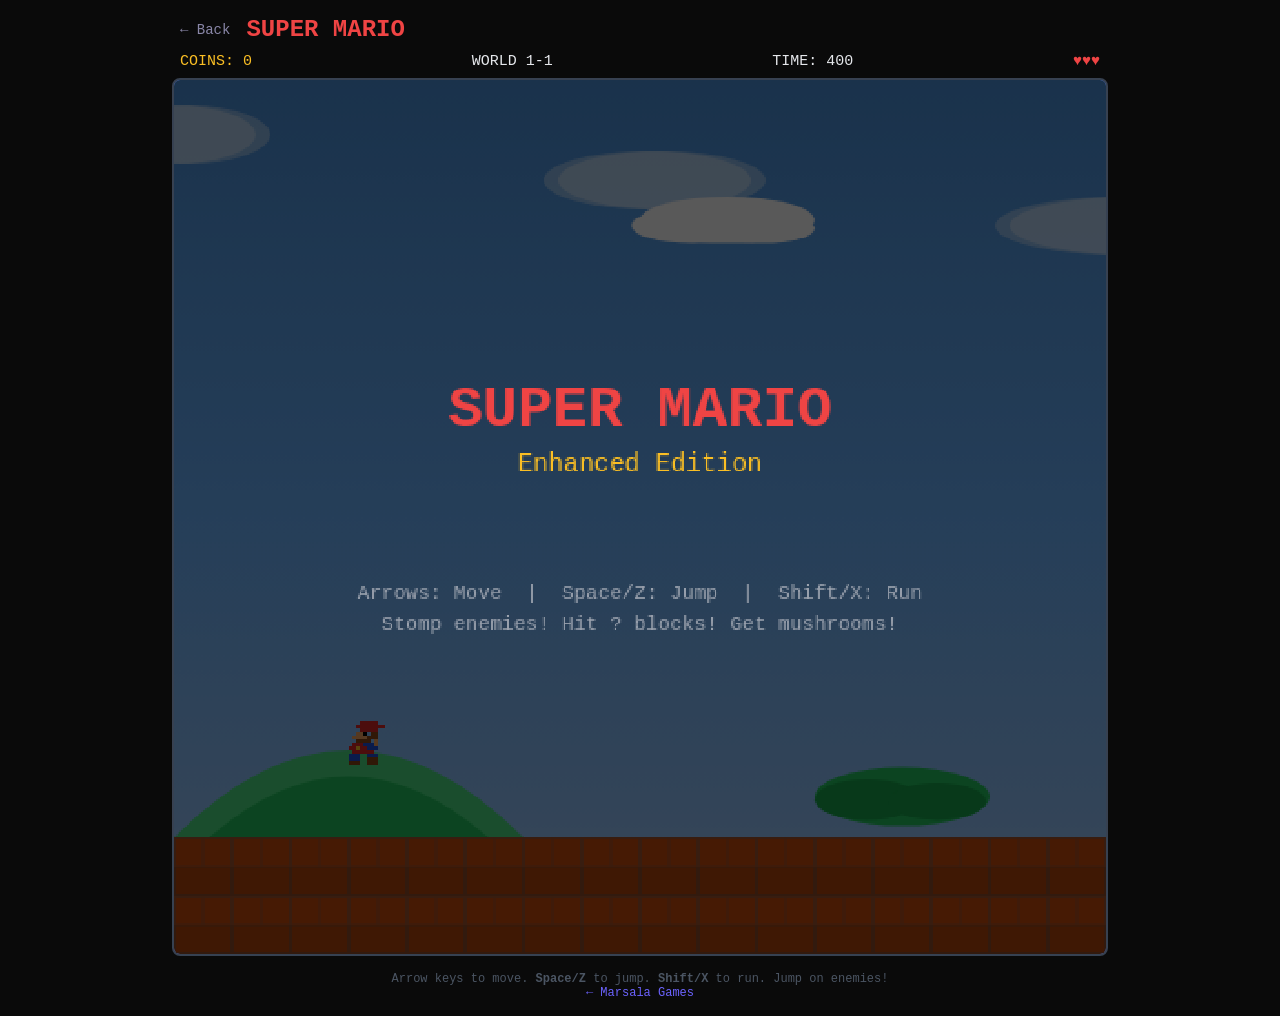
<file: mario/index.html>
<!DOCTYPE html>
<html lang="en">
<head>
  <meta charset="UTF-8">
  <meta name="viewport" content="width=device-width, initial-scale=1.0, maximum-scale=1.0, user-scalable=no">
  <title>Super Mario — Marsala Games</title>
  <link rel="icon" href="data:image/svg+xml,<svg xmlns='http://www.w3.org/2000/svg' viewBox='0 0 100 100'><text y='.9em' font-size='90'>🍄</text></svg>">
  <style>
    *,*::before,*::after{margin:0;padding:0;box-sizing:border-box;}
    body{font-family:'Courier New',monospace;background:#0a0a0a;color:#e8e6f0;min-height:100vh;display:flex;flex-direction:column;align-items:center;overflow-x:hidden;}
    .header{width:100%;max-width:960px;padding:16px 20px 6px;display:flex;align-items:center;gap:16px;}
    .back-btn{color:#8a87a8;text-decoration:none;font-size:14px;}.back-btn:hover{color:#ef4444;}
    .header h1{font-size:24px;color:#ef4444;flex:1;}
    .hud{width:100%;max-width:960px;padding:4px 20px 8px;display:flex;justify-content:space-between;font-size:15px;}
    .hud .coins{color:#fbbf24;} .hud .world{color:#e5e7eb;} .hud .timer{color:#e5e7eb;} .hud .lives-d{color:#ef4444;}
    .canvas-wrapper{width:100%;max-width:960px;padding:0 12px;}
    canvas{width:100%;height:auto;border:2px solid #374151;border-radius:8px;image-rendering:pixelated;display:block;background:#6b8cff;}
    .mobile-controls{display:none;width:100%;max-width:960px;padding:12px 20px;justify-content:space-between;align-items:center;touch-action:none;}
    .dpad{display:grid;grid-template-columns:repeat(3,56px);gap:6px;}
    .dpad button,.action-btns button{width:56px;height:56px;background:#1f2937;border:1px solid #374151;border-radius:12px;color:#e5e7eb;font-size:22px;cursor:pointer;user-select:none;-webkit-user-select:none;touch-action:manipulation;}
    .dpad button:active,.action-btns button:active{background:#374151;}
    .action-btns{display:flex;gap:10px;}
    .action-btns button{width:64px;font-size:13px;font-weight:bold;}
    .footer-note{padding:16px;text-align:center;font-size:12px;color:#4b5563;max-width:960px;}
    .footer-note a{color:#6c63ff;text-decoration:none;}
    @media(max-width:600px){.mobile-controls{display:flex;}}
    @media(max-width:480px){.header h1{font-size:20px;}.hud{font-size:12px;}}
  </style>
</head>
<body>
  <div class="header">
    <a href="/" class="back-btn">&larr; Back</a>
    <h1>SUPER MARIO</h1>
  </div>
  <div class="hud">
    <span class="coins" id="hud-coins">COINS: 0</span>
    <span class="world" id="hud-world">WORLD 1-1</span>
    <span class="timer" id="hud-time">TIME: 400</span>
    <span class="lives-d" id="hud-lives">&hearts;&hearts;&hearts;</span>
  </div>
  <div class="canvas-wrapper">
    <canvas id="game" width="512" height="480"></canvas>
  </div>
  <div class="mobile-controls">
    <div class="dpad">
      <div></div><div></div><div></div>
      <button id="btn-left">&laquo;</button>
      <div></div>
      <button id="btn-right">&raquo;</button>
    </div>
    <div class="action-btns">
      <button id="btn-run" style="background:#b91c1c;">RUN</button>
      <button id="btn-jump" style="background:#1d4ed8;">JUMP</button>
    </div>
  </div>
  <div class="footer-note">
    Arrow keys to move. <strong>Space/Z</strong> to jump. <strong>Shift/X</strong> to run. Jump on enemies!
    <br><a href="/">&larr; Marsala Games</a>
  </div>

<script>
// ============================================================
//  SUPER MARIO - Enhanced Edition
//  Single-file vanilla JS Canvas game
// ============================================================

const canvas = document.getElementById('game');
const ctx = canvas.getContext('2d');

// --- Constants ---
const TW = 16, TH = 16, SCALE = 2, TS = TW * SCALE;
const VW = canvas.width, VH = canvas.height;
const COLS = Math.ceil(VW / TS) + 2;
const GRAVITY = 0.45, MAX_FALL = 9, JUMP_FORCE = -9.2, JUMP_FORCE_BIG = -9.5;
const RUN_SPEED = 4.2, WALK_SPEED = 2.5, ACCEL = 0.25, FRIC = 0.18;
const LH = 15, LW = 220;

const SOLID = new Set([1,2,3,4,5,6,7,8,20]);
const BREAKABLE = new Set([2]);
const QUESTION = new Set([3]);
const PIPE_TILES = new Set([4,5,6,7]);

// ============================================================
//  SOUND ENGINE (Web Audio API, oscillator-based)
// ============================================================
let audioCtx = null;
function ensureAudio() {
  if (!audioCtx) audioCtx = new (window.AudioContext || window.webkitAudioContext)();
  if (audioCtx.state === 'suspended') audioCtx.resume();
}

function playTone(freq, dur, type, vol, slide) {
  if (!audioCtx) return;
  const o = audioCtx.createOscillator();
  const g = audioCtx.createGain();
  o.type = type || 'square';
  o.frequency.setValueAtTime(freq, audioCtx.currentTime);
  if (slide) o.frequency.linearRampToValueAtTime(slide, audioCtx.currentTime + dur);
  g.gain.setValueAtTime(vol || 0.08, audioCtx.currentTime);
  g.gain.exponentialRampToValueAtTime(0.001, audioCtx.currentTime + dur);
  o.connect(g); g.connect(audioCtx.destination);
  o.start(); o.stop(audioCtx.currentTime + dur);
}

const SFX = {
  jump() { playTone(350, 0.15, 'square', 0.06, 700); },
  bigJump() { playTone(280, 0.18, 'square', 0.06, 600); },
  coin() {
    playTone(988, 0.08, 'square', 0.06);
    setTimeout(() => playTone(1319, 0.3, 'square', 0.06), 80);
  },
  stomp() { playTone(400, 0.1, 'triangle', 0.08, 100); },
  bump() { playTone(100, 0.1, 'triangle', 0.07); },
  breakBlock() {
    playTone(200, 0.06, 'square', 0.06);
    playTone(150, 0.08, 'sawtooth', 0.04);
  },
  powerup() {
    const notes = [523, 659, 784, 1047];
    notes.forEach((n, i) => setTimeout(() => playTone(n, 0.12, 'square', 0.05), i * 80));
  },
  powerdown() { playTone(500, 0.25, 'square', 0.06, 150); },
  death() {
    playTone(600, 0.15, 'square', 0.07, 200);
    setTimeout(() => playTone(400, 0.15, 'square', 0.06, 100), 150);
    setTimeout(() => playTone(200, 0.4, 'square', 0.06, 80), 300);
  },
  flagpole() {
    const notes = [392, 523, 659, 784, 1047, 784, 1047];
    notes.forEach((n, i) => setTimeout(() => playTone(n, 0.15, 'square', 0.05), i * 100));
  },
  oneUp() {
    const notes = [330, 392, 523, 392, 523, 659];
    notes.forEach((n, i) => setTimeout(() => playTone(n, 0.1, 'square', 0.05), i * 60));
  },
  kick() { playTone(500, 0.08, 'sawtooth', 0.06, 150); },
  firework() {
    playTone(200 + Math.random() * 400, 0.3, 'sawtooth', 0.04, 50);
  }
};

// ============================================================
//  LEVEL DATA
// ============================================================
const levelData = new Array(LH).fill(null).map(() => new Array(LW).fill(0));

// Ground
for (let x = 0; x < LW; x++) { levelData[13][x] = 1; levelData[14][x] = 1; }
// Pits
const pits = [[69,71],[86,89],[153,155]];
for (const [a,b] of pits) for (let x = a; x <= b; x++) { levelData[13][x] = 0; levelData[14][x] = 0; }

// Question blocks
const qblocks = [[16,9],[21,9],[22,5],[23,9],[25,9],[78,9],[94,5],[106,9],[109,5],[110,5],[111,5],[129,9],[130,9],[170,9]];
for (const [x,y] of qblocks) levelData[y][x] = 3;

// Bricks
const bricks = [[20,9],[24,9],[77,9],[80,9],[91,5],[92,5],[93,5],[95,5],[96,5],[97,5],[100,9],[101,9],[118,5],[119,5],[120,5],[129,5],[168,9],[169,9],[171,9]];
for (const [x,y] of bricks) levelData[y][x] = 2;

// Pipes
function placePipe(x, topY, h, hasPiranha) {
  levelData[topY][x] = 4; levelData[topY][x+1] = 5;
  for (let i = 1; i < h; i++) { levelData[topY+i][x] = 6; levelData[topY+i][x+1] = 7; }
  if (hasPiranha) piranhaSpots.push({ px: x, py: topY, pipeH: h });
}

const piranhaSpots = [];
placePipe(28, 11, 2, true);
placePipe(38, 10, 3, true);
placePipe(46, 9, 4, false);
placePipe(57, 9, 4, true);
placePipe(163, 11, 2, false);
placePipe(179, 10, 3, true);

// Staircase + castle
for (let step = 0; step < 8; step++) {
  for (let y = 12 - step; y <= 12; y++) levelData[y][198+step] = 8;
}
// Castle structure
for (let x = 208; x <= 216; x++) { for (let y = 5; y <= 12; y++) levelData[y][x] = 20; }
for (let x = 210; x <= 214; x++) { for (let y = 2; y <= 4; y++) levelData[y][x] = 20; }
// Castle door
levelData[11][212] = 0; levelData[12][212] = 0;
// Castle windows
levelData[7][210] = 0; levelData[7][214] = 0;
// Castle battlement
for (let x = 208; x <= 216; x += 2) levelData[4][x] = 20;

// Clouds (decorative - stored separately)
const cloudPositions = [
  {x:8,y:2,w:3},{x:19,y:1,w:2},{x:36,y:2,w:3},{x:55,y:1,w:2},
  {x:75,y:2,w:3},{x:105,y:1,w:2},{x:140,y:2,w:3},{x:180,y:1,w:2},
  {x:30,y:1,w:2},{x:65,y:2,w:3},{x:95,y:1,w:2},{x:125,y:2,w:3},
  {x:160,y:1,w:2},{x:195,y:2,w:2}
];

// Bushes (decorative)
const bushPositions = [
  {x:11,y:12,w:3},{x:44,y:12,w:2},{x:70,y:12,w:3},{x:115,y:12,w:2},
  {x:158,y:12,w:3},{x:190,y:12,w:2},{x:30,y:12,w:2},{x:140,y:12,w:3}
];

// Hills (decorative)
const hillPositions = [{x:0,w:6,h:3},{x:48,w:8,h:4},{x:110,w:6,h:3},{x:165,w:8,h:4}];

// ============================================================
//  ENTITY CLASSES
// ============================================================

class Mario {
  constructor() { this.reset(); }
  reset() {
    this.x = 3 * TS; this.y = 11 * TS;
    this.vx = 0; this.vy = 0;
    this.w = TS - 4; this.h = TS - 2;
    this.onGround = false; this.facing = 1;
    this.dead = false; this.frame = 0;
    this.invincible = 0;
    this.big = false; this.growing = 0; this.shrinking = 0;
    this.runFrame = 0; this.runTimer = 0;
    this.skidding = false;
    this.flagSlide = false; this.flagSlideY = 0; this.flagDone = false;
    this.wasOnGround = true;
  }
  get hitH() { return this.big ? 36 : TS - 2; }
  get hitY() { return this.big ? this.y - 6 : this.y; }
}

class Goomba {
  constructor(x, y) {
    this.x = x * TS; this.y = y * TS;
    this.vx = -1; this.vy = 0;
    this.w = TS - 4; this.h = TS - 2;
    this.dead = false; this.deadTimer = 0;
    this.frame = 0; this.activated = false;
  }
}

class Koopa {
  constructor(x, y) {
    this.x = x * TS; this.y = (y - 0.25) * TS;
    this.vx = -1; this.vy = 0;
    this.w = TS - 4; this.h = TS * 1.25;
    this.dead = false; this.shell = false; this.shellVx = 0;
    this.frame = 0; this.shellTimer = 0;
    this.activated = false;
  }
}

class PiranhaPlant {
  constructor(px, py) {
    this.pipeX = px * TS + TS / 2;
    this.pipeTopY = py * TS;
    this.x = px * TS + 4; this.w = TS * 2 - 8;
    this.h = TS * 1.2; this.phase = Math.random() * Math.PI * 2;
    this.dead = false;
  }
  get y() {
    const cycle = Math.sin(this.phase);
    const emerge = Math.max(0, cycle);
    return this.pipeTopY - this.h * emerge;
  }
}

class Mushroom {
  constructor(x, y) {
    this.x = x; this.y = y;
    this.vx = 2; this.vy = 0;
    this.w = TS - 4; this.h = TS - 2;
    this.alive = true; this.emerging = TS;
    this.originY = y;
  }
}

class Particle {
  constructor(x, y, vx, vy, color, life, size) {
    this.x = x; this.y = y; this.vx = vx; this.vy = vy;
    this.color = color; this.life = life; this.maxLife = life;
    this.size = size || 3;
  }
}

class PopCoin {
  constructor(x, y) {
    this.x = x * TS + TS / 4; this.y = y * TS;
    this.vy = -8; this.life = 30; this.sparkle = 0;
  }
}

class FloatText {
  constructor(x, y, text, color) {
    this.x = x; this.y = y; this.text = text;
    this.color = color || '#fff'; this.life = 40;
  }
}

// ============================================================
//  GAME STATE
// ============================================================
let mario, goombas, koopas, piranhas, mushrooms, particles, popCoins, floatTexts;
let score, coinCount, lives, timer, state, cam, camTarget, frame;
let screenShake = 0;
let transitionAlpha = 0, transitionState = '';
let tallyTimer = 0, tallyScore = 0, tallyShown = false;
let mushroomQBlocks = new Set(); // which qblocks give mushrooms

const keys = { left: false, right: false, jump: false, run: false, jumpPressed: false };
const mkeys = { left: false, right: false, jump: false, run: false };

// Which ? blocks contain mushrooms (by index)
const MUSHROOM_QBLOCKS = [0, 3, 7, 13]; // indices into qblocks array

function initGame() {
  mario = new Mario();
  goombas = [
    new Goomba(22,12), new Goomba(40,12), new Goomba(51,12), new Goomba(52,12),
    new Goomba(80,12), new Goomba(82,12), new Goomba(97,12), new Goomba(99,12),
    new Goomba(114,12), new Goomba(124,12), new Goomba(125,12),
    new Goomba(150,12), new Goomba(173,12), new Goomba(175,12), new Goomba(188,12)
  ];
  koopas = [
    new Koopa(35, 12), new Koopa(65, 12), new Koopa(105, 12),
    new Koopa(135, 12), new Koopa(160, 12), new Koopa(185, 12)
  ];
  piranhas = piranhaSpots.map(s => new PiranhaPlant(s.px, s.py));
  mushrooms = []; particles = []; popCoins = []; floatTexts = [];
  score = 0; coinCount = 0; lives = 3; timer = 400;
  state = 'ready'; cam = 0; camTarget = 0; frame = 0;
  screenShake = 0; transitionAlpha = 0; tallyShown = false;
  mushroomQBlocks = new Set(MUSHROOM_QBLOCKS);
  // Restore question blocks
  for (const [x,y] of qblocks) levelData[y][x] = 3;
  // Restore bricks
  for (const [x,y] of bricks) levelData[y][x] = 2;
  updateHUD();
}

function updateHUD() {
  document.getElementById('hud-coins').textContent = 'COINS: ' + coinCount;
  document.getElementById('hud-time').textContent = 'TIME: ' + Math.max(0, Math.ceil(timer));
  document.getElementById('hud-lives').textContent = '\u2665'.repeat(lives) + '\u2661'.repeat(Math.max(0, 3 - lives));
}

// ============================================================
//  COLLISION HELPERS
// ============================================================
function tileAt(px, py) {
  const tx = Math.floor(px / TS), ty = Math.floor(py / TS);
  if (tx < 0 || tx >= LW || ty < 0 || ty >= LH) return 0;
  return levelData[ty][tx];
}
function isSolid(px, py) { return SOLID.has(tileAt(px, py)); }

function hitBlock(htx, hty) {
  if (htx < 0 || htx >= LW || hty < 0 || hty >= LH) return;
  const tile = levelData[hty][htx];

  if (tile === 3) {
    // Question block
    const qIdx = qblocks.findIndex(([bx,by]) => bx === htx && by === hty);
    levelData[hty][htx] = 8;
    if (mushroomQBlocks.has(qIdx)) {
      // Spawn mushroom
      mushrooms.push(new Mushroom(htx * TS + 2, hty * TS));
      SFX.powerup();
    } else {
      coinCount++; score += 200;
      popCoins.push(new PopCoin(htx, hty - 1));
      floatTexts.push(new FloatText(htx * TS + TS/2, hty * TS - 8, '200', '#fbbf24'));
      SFX.coin();
    }
  } else if (tile === 2 && mario.big) {
    // Break brick
    levelData[hty][htx] = 0;
    SFX.breakBlock();
    screenShake = 4;
    for (let i = 0; i < 6; i++) {
      particles.push(new Particle(
        htx * TS + TS/2, hty * TS + TS/2,
        (Math.random() - 0.5) * 6, -Math.random() * 6 - 2,
        ['#c84c0c','#a0522d','#8b4513'][Math.floor(Math.random()*3)],
        30 + Math.random() * 20, 4 + Math.random() * 3
      ));
    }
  } else if (tile === 2) {
    SFX.bump();
    // bounce animation handled via blockBounce
  }
}

// Block bounce animation
const blockBounces = {};
function triggerBlockBounce(tx, ty) {
  blockBounces[tx + ',' + ty] = { t: 0, max: 8 };
}

// ============================================================
//  ENTITY COLLISION RESOLUTION
// ============================================================
function resolveCollisions(ent, isGoomba) {
  const oldX = ent.x;
  ent.x += ent.vx;
  const right = ent.x + ent.w;
  const top = ent.big ? ent.y - 4 : ent.y + 2;
  const bot = ent.y + ent.h - 2;

  if (ent.vx > 0) {
    if (isSolid(right, top) || isSolid(right, bot)) {
      ent.x = Math.floor(right / TS) * TS - ent.w;
      if (isGoomba) ent.vx *= -1; else ent.vx = 0;
    }
  } else if (ent.vx < 0) {
    if (isSolid(ent.x, top) || isSolid(ent.x, bot)) {
      ent.x = Math.floor(ent.x / TS) * TS + TS;
      if (isGoomba) ent.vx *= -1; else ent.vx = 0;
    }
  }

  ent.y += ent.vy;
  ent.onGround = false;
  const left2 = ent.x + 2, right2 = ent.x + ent.w - 2;
  const bot2 = ent.y + ent.h;

  if (ent.vy > 0) {
    if (isSolid(left2, bot2) || isSolid(right2, bot2)) {
      ent.y = Math.floor(bot2 / TS) * TS - ent.h;
      ent.vy = 0;
      ent.onGround = true;
    }
  } else if (ent.vy < 0 && !isGoomba) {
    const headY = ent.big ? ent.y - 6 : ent.y;
    if (isSolid(left2, headY) || isSolid(right2, headY)) {
      if (ent.big) ent.y = Math.floor(headY / TS) * TS + TS + 6;
      else ent.y = Math.floor(headY / TS) * TS + TS;
      ent.vy = 0;
      const htx = Math.floor((ent.x + ent.w / 2) / TS);
      const hty = Math.floor(headY / TS);
      hitBlock(htx, hty);
      triggerBlockBounce(htx, hty);
    }
  }
}

// Simple resolve for enemies
function resolveEnemy(ent) {
  ent.x += ent.vx;
  // Edge detection
  if (ent.onGround !== false) {
    const checkX = ent.vx > 0 ? ent.x + ent.w + 2 : ent.x - 2;
    if (!isSolid(checkX, ent.y + ent.h + 2) && ent.y + ent.h < 13 * TS) {
      // Don't walk off edges (except if falling)
    }
  }
  const right = ent.x + ent.w, top = ent.y + 2, bot = ent.y + ent.h - 2;
  if (ent.vx > 0 && (isSolid(right, top) || isSolid(right, bot))) { ent.x = Math.floor(right/TS)*TS - ent.w; ent.vx *= -1; }
  if (ent.vx < 0 && (isSolid(ent.x, top) || isSolid(ent.x, bot))) { ent.x = Math.floor(ent.x/TS)*TS + TS; ent.vx *= -1; }

  ent.vy = (ent.vy || 0) + GRAVITY;
  ent.y += ent.vy;
  if (isSolid(ent.x + 2, ent.y + ent.h) || isSolid(ent.x + ent.w - 2, ent.y + ent.h)) {
    ent.y = Math.floor((ent.y + ent.h) / TS) * TS - ent.h;
    ent.vy = 0; ent.onGround = true;
  } else {
    ent.onGround = false;
  }
  if (ent.y > LH * TS + 100) { ent.dead = true; ent.deadTimer = 0; }
}

// ============================================================
//  AABB overlap test
// ============================================================
function overlap(ax, ay, aw, ah, bx, by, bw, bh) {
  return ax < bx + bw && ax + aw > bx && ay < by + bh && ay + ah > by;
}

// ============================================================
//  DUST PARTICLES ON LANDING
// ============================================================
function spawnDust(x, y) {
  for (let i = 0; i < 5; i++) {
    particles.push(new Particle(
      x + Math.random() * 20 - 10, y,
      (Math.random() - 0.5) * 3, -Math.random() * 2 - 0.5,
      '#c8b89a', 15 + Math.random() * 10, 2 + Math.random() * 2
    ));
  }
}

// ============================================================
//  UPDATE
// ============================================================
function update(dt) {
  if (state !== 'playing' && state !== 'flagpole' && state !== 'tally') return;
  frame++;

  // Block bounces
  for (const k in blockBounces) {
    const b = blockBounces[k];
    b.t++;
    if (b.t > b.max) delete blockBounces[k];
  }

  // Particles
  for (let i = particles.length - 1; i >= 0; i--) {
    const p = particles[i];
    p.x += p.vx; p.y += p.vy; p.vy += 0.3; p.life--;
    if (p.life <= 0) particles.splice(i, 1);
  }

  // Float texts
  for (let i = floatTexts.length - 1; i >= 0; i--) {
    const f = floatTexts[i];
    f.y -= 1; f.life--;
    if (f.life <= 0) floatTexts.splice(i, 1);
  }

  // Pop coins
  for (let i = popCoins.length - 1; i >= 0; i--) {
    const c = popCoins[i];
    c.y += c.vy; c.vy += 0.5; c.sparkle++; c.life--;
    if (c.life <= 0) popCoins.splice(i, 1);
  }

  // Screen shake decay
  if (screenShake > 0) screenShake *= 0.85;
  if (screenShake < 0.2) screenShake = 0;

  if (state === 'tally') {
    tallyTimer++;
    if (tallyTimer > 120) { state = 'win'; }
    return;
  }

  if (state === 'flagpole') {
    // Flagpole slide animation
    mario.flagSlideY += 2;
    mario.y = mario.flagSlideY;
    if (mario.y >= 12 * TS - mario.h) {
      mario.y = 12 * TS - mario.h;
      if (!mario.flagDone) {
        mario.flagDone = true;
        tallyScore = Math.ceil(timer) * 50;
        score += tallyScore;
        state = 'tally'; tallyTimer = 0;
      }
    }
    updateHUD();
    return;
  }

  // Timer
  timer -= dt / 1000;
  if (timer <= 0) { timer = 0; if (!mario.dead) { mario.dead = true; mario.vy = -6; SFX.death(); } }

  const left = keys.left || mkeys.left;
  const right = keys.right || mkeys.right;
  const jump = keys.jump || mkeys.jump;
  const run = keys.run || mkeys.run;

  // --- Mario dead ---
  if (mario.dead) {
    mario.vy += GRAVITY;
    mario.y += mario.vy;
    if (mario.y > VH + 200) {
      lives--;
      if (lives <= 0) { state = 'over'; }
      else { mario.reset(); cam = 0; camTarget = 0; }
    }
    updateHUD();
    return;
  }

  // Growing/shrinking is purely visual now — no gameplay pause
  if (mario.growing > 0) mario.growing--;
  if (mario.shrinking > 0) { mario.shrinking--; if (mario.shrinking === 0) mario.invincible = 90; }

  // Invincibility
  if (mario.invincible > 0) mario.invincible--;

  // Movement
  const maxSpd = run ? RUN_SPEED : WALK_SPEED;
  mario.skidding = false;
  if (right) {
    if (mario.vx < -0.5 && mario.onGround) mario.skidding = true;
    mario.vx = Math.min(mario.vx + ACCEL, maxSpd);
    mario.facing = 1;
  } else if (left) {
    if (mario.vx > 0.5 && mario.onGround) mario.skidding = true;
    mario.vx = Math.max(mario.vx - ACCEL, -maxSpd);
    mario.facing = -1;
  } else {
    if (mario.vx > 0) mario.vx = Math.max(0, mario.vx - FRIC);
    else mario.vx = Math.min(0, mario.vx + FRIC);
  }

  // Run animation frame
  if (mario.onGround && Math.abs(mario.vx) > 0.3) {
    mario.runTimer += Math.abs(mario.vx);
    if (mario.runTimer > 6) { mario.runTimer = 0; mario.runFrame = (mario.runFrame + 1) % 3; }
  } else if (mario.onGround) {
    mario.runFrame = 0; mario.runTimer = 0;
  }

  // Jump
  if (jump && mario.onGround && !keys.jumpPressed) {
    mario.vy = mario.big ? JUMP_FORCE_BIG : JUMP_FORCE;
    keys.jumpPressed = true;
    if (mario.big) SFX.bigJump(); else SFX.jump();
  }
  if (!jump) keys.jumpPressed = false;

  // Variable jump height
  if (!jump && mario.vy < -3) mario.vy *= 0.85;

  mario.vy = Math.min(mario.vy + GRAVITY, MAX_FALL);

  const wasOnGround = mario.onGround;
  resolveCollisions(mario, false);

  // Landing dust
  if (mario.onGround && !wasOnGround && mario.vy === 0) {
    spawnDust(mario.x + mario.w / 2, mario.y + mario.h);
  }

  // Fall into pit
  if (mario.y > LH * TS) { mario.dead = true; mario.vy = -6; SFX.death(); }

  // Keep mario on screen left
  if (mario.x < cam) mario.x = cam;

  // --- Camera with lookahead ---
  const lookAhead = mario.facing * VW * 0.15;
  camTarget = mario.x - VW / 3 + lookAhead;
  camTarget = Math.max(0, Math.min(camTarget, (LW * TS) - VW));
  cam += (camTarget - cam) * 0.08;
  cam = Math.max(0, Math.min(cam, (LW * TS) - VW));

  // --- Mushrooms ---
  for (let i = mushrooms.length - 1; i >= 0; i--) {
    const m = mushrooms[i];
    if (!m.alive) { mushrooms.splice(i, 1); continue; }
    if (m.emerging > 0) {
      m.emerging -= 1;
      m.y = m.originY - (TS - m.emerging);
      continue;
    }
    m.vy += GRAVITY;
    resolveEnemy(m);
    // Collect
    const my = mario.big ? mario.y - 6 : mario.y;
    const mh = mario.big ? 36 : mario.h;
    if (overlap(mario.x, my, mario.w, mh, m.x, m.y, m.w, m.h)) {
      m.alive = false;
      if (!mario.big) {
        mario.big = true; mario.growing = 12;
        SFX.powerup();
        floatTexts.push(new FloatText(m.x, m.y - 10, '1000', '#22c55e'));
        score += 1000;
      } else {
        score += 1000;
        floatTexts.push(new FloatText(m.x, m.y - 10, '1000', '#22c55e'));
        SFX.powerup();
      }
    }
  }

  // --- Goombas ---
  for (const g of goombas) {
    if (g.dead) { g.deadTimer--; continue; }
    if (Math.abs(g.x - mario.x) > VW * 1.2) continue;
    if (!g.activated && Math.abs(g.x - mario.x) < VW) g.activated = true;
    if (!g.activated) continue;
    g.frame++;
    resolveEnemy(g);

    // Mario collision
    if (!mario.dead && mario.invincible <= 0 && !mario.growing && !mario.shrinking) {
      const my = mario.big ? mario.y - 6 : mario.y;
      const mh = mario.big ? 36 : mario.h;
      if (overlap(mario.x + 2, my + 2, mario.w - 4, mh - 4, g.x, g.y, g.w, g.h)) {
        if (mario.vy > 0 && mario.y + mario.h < g.y + g.h / 2 + 6) {
          g.dead = true; g.deadTimer = 20;
          score += 100;
          mario.vy = JUMP_FORCE * 0.55;
          SFX.stomp();
          floatTexts.push(new FloatText(g.x + g.w/2, g.y - 10, '100'));
        } else {
          hurtMario();
        }
      }
    }
  }

  // --- Koopas ---
  for (const k of koopas) {
    if (k.dead && !k.shell) continue;
    if (Math.abs(k.x - mario.x) > VW * 1.2 && !k.shell) continue;
    if (!k.activated && Math.abs(k.x - mario.x) < VW) k.activated = true;
    if (!k.activated && !k.shell) continue;
    k.frame++;

    if (k.shell && k.shellVx !== 0) {
      k.vx = k.shellVx;
      // Shell kills goombas
      for (const g of goombas) {
        if (g.dead) continue;
        if (overlap(k.x, k.y, k.w, k.h, g.x, g.y, g.w, g.h)) {
          g.dead = true; g.deadTimer = 0;
          g.vy = -4; score += 100;
          floatTexts.push(new FloatText(g.x, g.y - 10, '100'));
          SFX.kick();
        }
      }
    } else if (!k.shell) {
      // normal walk
    }
    resolveEnemy(k);

    if (k.shell) {
      k.shellTimer++;
      if (k.shellTimer > 300 && k.shellVx === 0) {
        // Revive
        k.shell = false; k.shellTimer = 0; k.vx = -1;
        k.h = TS * 1.25; k.y -= TS * 0.25;
      }
    }

    // Mario collision
    if (!mario.dead && mario.invincible <= 0 && !mario.growing && !mario.shrinking) {
      const my = mario.big ? mario.y - 6 : mario.y;
      const mh = mario.big ? 36 : mario.h;
      if (overlap(mario.x + 2, my + 2, mario.w - 4, mh - 4, k.x, k.y, k.w, k.h)) {
        if (k.shell && k.shellVx === 0) {
          // Kick shell
          k.shellVx = mario.x < k.x ? 6 : -6;
          mario.vx = mario.x < k.x ? -2 : 2;
          SFX.kick();
          score += 100;
          floatTexts.push(new FloatText(k.x, k.y - 10, '100'));
        } else if (k.shell && k.shellVx !== 0 && mario.invincible <= 0) {
          hurtMario();
        } else if (mario.vy > 0 && mario.y + mario.h < k.y + k.h / 2 + 6) {
          // Stomp into shell
          k.shell = true; k.shellVx = 0; k.shellTimer = 0;
          k.h = TS - 2; k.y = k.y + (TS * 1.25 - (TS - 2));
          k.vx = 0;
          mario.vy = JUMP_FORCE * 0.55;
          SFX.stomp();
          score += 200;
          floatTexts.push(new FloatText(k.x, k.y - 10, '200'));
        } else {
          hurtMario();
        }
      }
    }
  }

  // --- Piranha Plants ---
  for (const p of piranhas) {
    if (p.dead) continue;
    p.phase += 0.025;

    // Don't emerge if Mario is near
    const dist = Math.abs((p.pipeX) - (mario.x + mario.w/2));
    if (dist < TS * 2) { p.phase = Math.PI; continue; }

    if (!mario.dead && mario.invincible <= 0 && !mario.growing && !mario.shrinking) {
      const py = p.y;
      const my = mario.big ? mario.y - 6 : mario.y;
      const mh = mario.big ? 36 : mario.h;
      if (Math.sin(p.phase) > 0.3 && overlap(mario.x + 2, my + 2, mario.w - 4, mh - 4, p.x, py, p.w, p.h)) {
        hurtMario();
      }
    }
  }

  // --- Flagpole check ---
  if (mario.x >= 196 * TS - TS / 2 && state === 'playing') {
    state = 'flagpole';
    mario.flagSlide = true;
    mario.vx = 0; mario.vy = 0;
    mario.x = 196 * TS - TS / 2 + 4;
    mario.flagSlideY = mario.y;
    SFX.flagpole();
  }

  updateHUD();
}

function hurtMario() {
  if (mario.big) {
    mario.big = false; mario.shrinking = 12;
    mario.invincible = 90;
    SFX.powerdown();
  } else {
    mario.dead = true; mario.vy = -7; mario.vx = 0;
    SFX.death();
  }
}

// ============================================================
//  PIXEL ART DRAWING HELPERS
// ============================================================

// Draw pixel-art Mario
function drawMario(mx, my) {
  const S = SCALE;
  const f = mario.facing;
  const big = mario.big;
  const animFrame = mario.runFrame;
  const onG = mario.onGround;
  const jumping = !onG;
  const skid = mario.skidding;

  ctx.save();
  if (f < 0) {
    ctx.translate(mx + mario.w, 0);
    ctx.scale(-1, 1);
    mx = 0;
  }

  const H = big ? TS * 2 : TS;
  const baseY = big ? my - 6 : my;

  // Draw growing/shrinking flash
  if (mario.growing > 0 && mario.growing % 4 < 2) { ctx.restore(); return; }
  if (mario.shrinking > 0 && mario.shrinking % 4 < 2) { ctx.restore(); return; }

  if (big) {
    drawBigMario(mx, baseY, S, animFrame, jumping, skid);
  } else {
    drawSmallMario(mx, baseY, S, animFrame, jumping, skid);
  }

  ctx.restore();
}

function drawSmallMario(mx, my, S, animFrame, jumping, skid) {
  // Hat (red)
  ctx.fillStyle = '#dc2626';
  ctx.fillRect(mx + 3*S, my, 5*S, 1*S);           // hat brim top
  ctx.fillRect(mx + 2*S, my + 1*S, 8*S, 1*S);     // hat brim
  ctx.fillRect(mx + 3*S, my + 2*S, 5*S, 1*S);     // hat top

  // Hair / face
  ctx.fillStyle = '#f4a460';  // skin
  ctx.fillRect(mx + 2*S, my + 3*S, 3*S, 1*S);     // face
  ctx.fillRect(mx + 1*S, my + 4*S, 5*S, 1*S);     // face lower
  ctx.fillStyle = '#8b4513';  // hair
  ctx.fillRect(mx + 6*S, my + 3*S, 2*S, 1*S);     // hair side
  ctx.fillRect(mx + 5*S, my + 4*S, 3*S, 1*S);     // hair back

  // Eye
  ctx.fillStyle = '#000';
  ctx.fillRect(mx + 4*S, my + 3*S, 1*S, 1*S);

  // Mustache
  ctx.fillStyle = '#8b4513';
  ctx.fillRect(mx + 2*S, my + 5*S, 4*S, 1*S);

  // Shirt (red)
  ctx.fillStyle = '#dc2626';
  ctx.fillRect(mx + 1*S, my + 6*S, 3*S, 1*S);
  ctx.fillRect(mx + 0*S, my + 7*S, 5*S, 1*S);
  ctx.fillRect(mx + 1*S, my + 8*S, 6*S, 1*S);

  // Overalls (blue)
  ctx.fillStyle = '#1d4ed8';
  ctx.fillRect(mx + 4*S, my + 6*S, 3*S, 1*S);
  ctx.fillRect(mx + 5*S, my + 7*S, 3*S, 1*S);

  // Overall buttons
  ctx.fillStyle = '#fbbf24';
  ctx.fillRect(mx + 2*S, my + 7*S, 1*S, 1*S);

  // Legs/Shoes
  if (jumping) {
    // Jumping pose
    ctx.fillStyle = '#1d4ed8';
    ctx.fillRect(mx + 0*S, my + 9*S, 3*S, 2*S);
    ctx.fillRect(mx + 5*S, my + 9*S, 3*S, 1*S);
    ctx.fillStyle = '#8b4513';
    ctx.fillRect(mx + 0*S, my + 11*S, 3*S, 1*S);
    ctx.fillRect(mx + 5*S, my + 10*S, 3*S, 2*S);
  } else if (skid) {
    ctx.fillStyle = '#1d4ed8';
    ctx.fillRect(mx + 0*S, my + 9*S, 2*S, 2*S);
    ctx.fillRect(mx + 6*S, my + 9*S, 2*S, 2*S);
    ctx.fillStyle = '#8b4513';
    ctx.fillRect(mx + 0*S, my + 11*S, 3*S, 1*S);
    ctx.fillRect(mx + 5*S, my + 11*S, 3*S, 1*S);
  } else if (animFrame === 0) {
    // Standing
    ctx.fillStyle = '#1d4ed8';
    ctx.fillRect(mx + 1*S, my + 9*S, 3*S, 2*S);
    ctx.fillRect(mx + 5*S, my + 9*S, 3*S, 2*S);
    ctx.fillStyle = '#8b4513';
    ctx.fillRect(mx + 0*S, my + 11*S, 4*S, 1*S);
    ctx.fillRect(mx + 5*S, my + 11*S, 4*S, 1*S);
  } else if (animFrame === 1) {
    // Step 1
    ctx.fillStyle = '#1d4ed8';
    ctx.fillRect(mx + 0*S, my + 9*S, 3*S, 2*S);
    ctx.fillRect(mx + 5*S, my + 9*S, 3*S, 1*S);
    ctx.fillStyle = '#8b4513';
    ctx.fillRect(mx + 0*S, my + 11*S, 4*S, 1*S);
    ctx.fillRect(mx + 5*S, my + 10*S, 4*S, 2*S);
  } else {
    // Step 2
    ctx.fillStyle = '#1d4ed8';
    ctx.fillRect(mx + 1*S, my + 9*S, 3*S, 1*S);
    ctx.fillRect(mx + 4*S, my + 9*S, 3*S, 2*S);
    ctx.fillStyle = '#8b4513';
    ctx.fillRect(mx + 0*S, my + 10*S, 4*S, 2*S);
    ctx.fillRect(mx + 4*S, my + 11*S, 4*S, 1*S);
  }

  // Arm
  ctx.fillStyle = '#f4a460';
  if (jumping) {
    ctx.fillRect(mx + 7*S, my + 5*S, 1*S, 2*S); // arm up
  } else if (animFrame === 1) {
    ctx.fillRect(mx + 7*S, my + 7*S, 2*S, 1*S);
  } else {
    ctx.fillRect(mx + 7*S, my + 6*S, 1*S, 2*S);
  }
}

function drawBigMario(mx, my, S, animFrame, jumping, skid) {
  // Hat
  ctx.fillStyle = '#dc2626';
  ctx.fillRect(mx + 3*S, my + 0*S, 5*S, 1*S);
  ctx.fillRect(mx + 2*S, my + 1*S, 9*S, 1*S);
  ctx.fillRect(mx + 3*S, my + 2*S, 5*S, 2*S);

  // Face
  ctx.fillStyle = '#f4a460';
  ctx.fillRect(mx + 2*S, my + 4*S, 4*S, 2*S);
  ctx.fillRect(mx + 1*S, my + 5*S, 6*S, 2*S);
  ctx.fillRect(mx + 1*S, my + 7*S, 5*S, 1*S);

  // Hair
  ctx.fillStyle = '#8b4513';
  ctx.fillRect(mx + 7*S, my + 4*S, 3*S, 2*S);
  ctx.fillRect(mx + 6*S, my + 5*S, 4*S, 2*S);

  // Eye
  ctx.fillStyle = '#000';
  ctx.fillRect(mx + 5*S, my + 4*S, 1*S, 2*S);

  // Mustache
  ctx.fillStyle = '#8b4513';
  ctx.fillRect(mx + 2*S, my + 7*S, 5*S, 1*S);

  // Nose
  ctx.fillStyle = '#f4a460';
  ctx.fillRect(mx + 6*S, my + 6*S, 2*S, 1*S);

  // Shirt (red)
  ctx.fillStyle = '#dc2626';
  ctx.fillRect(mx + 1*S, my + 8*S, 4*S, 2*S);
  ctx.fillRect(mx + 0*S, my + 10*S, 6*S, 1*S);
  ctx.fillRect(mx + 1*S, my + 11*S, 8*S, 1*S);
  ctx.fillRect(mx + 0*S, my + 12*S, 10*S, 1*S);

  // Overalls (blue)
  ctx.fillStyle = '#1d4ed8';
  ctx.fillRect(mx + 5*S, my + 8*S, 4*S, 2*S);
  ctx.fillRect(mx + 6*S, my + 10*S, 4*S, 1*S);

  // Overall straps
  ctx.fillStyle = '#1d4ed8';
  ctx.fillRect(mx + 2*S, my + 10*S, 1*S, 2*S);
  ctx.fillRect(mx + 7*S, my + 11*S, 1*S, 1*S);

  // Buttons
  ctx.fillStyle = '#fbbf24';
  ctx.fillRect(mx + 3*S, my + 10*S, 1*S, 1*S);
  ctx.fillRect(mx + 6*S, my + 10*S, 1*S, 1*S);

  // Legs
  if (jumping) {
    ctx.fillStyle = '#1d4ed8';
    ctx.fillRect(mx + 0*S, my + 13*S, 4*S, 3*S);
    ctx.fillRect(mx + 6*S, my + 13*S, 4*S, 2*S);
    ctx.fillStyle = '#8b4513';
    ctx.fillRect(mx + 0*S, my + 16*S, 5*S, 2*S);
    ctx.fillRect(mx + 6*S, my + 15*S, 5*S, 3*S);
  } else if (skid) {
    ctx.fillStyle = '#1d4ed8';
    ctx.fillRect(mx + 0*S, my + 13*S, 3*S, 3*S);
    ctx.fillRect(mx + 7*S, my + 13*S, 3*S, 3*S);
    ctx.fillStyle = '#8b4513';
    ctx.fillRect(mx + 0*S, my + 16*S, 4*S, 2*S);
    ctx.fillRect(mx + 6*S, my + 16*S, 4*S, 2*S);
  } else if (animFrame === 0) {
    ctx.fillStyle = '#1d4ed8';
    ctx.fillRect(mx + 1*S, my + 13*S, 3*S, 3*S);
    ctx.fillRect(mx + 6*S, my + 13*S, 3*S, 3*S);
    ctx.fillStyle = '#8b4513';
    ctx.fillRect(mx + 0*S, my + 16*S, 4*S, 2*S);
    ctx.fillRect(mx + 5*S, my + 16*S, 5*S, 2*S);
  } else if (animFrame === 1) {
    ctx.fillStyle = '#1d4ed8';
    ctx.fillRect(mx + 0*S, my + 13*S, 4*S, 3*S);
    ctx.fillRect(mx + 6*S, my + 13*S, 3*S, 2*S);
    ctx.fillStyle = '#8b4513';
    ctx.fillRect(mx + 0*S, my + 16*S, 5*S, 2*S);
    ctx.fillRect(mx + 6*S, my + 15*S, 4*S, 3*S);
  } else {
    ctx.fillStyle = '#1d4ed8';
    ctx.fillRect(mx + 2*S, my + 13*S, 3*S, 2*S);
    ctx.fillRect(mx + 5*S, my + 13*S, 4*S, 3*S);
    ctx.fillStyle = '#8b4513';
    ctx.fillRect(mx + 0*S, my + 15*S, 5*S, 3*S);
    ctx.fillRect(mx + 5*S, my + 16*S, 5*S, 2*S);
  }

  // Arm
  ctx.fillStyle = '#f4a460';
  if (jumping) {
    ctx.fillRect(mx + 9*S, my + 7*S, 2*S, 2*S);
  } else if (animFrame === 1) {
    ctx.fillRect(mx + 9*S, my + 10*S, 2*S, 2*S);
  } else {
    ctx.fillRect(mx + 9*S, my + 8*S, 2*S, 3*S);
  }
}

// Draw Goomba
function drawGoomba(g, sx) {
  const gx = g.x - sx, gy = g.y;
  if (gx < -TS*2 || gx > VW + TS*2) return;

  if (g.dead && g.deadTimer > 0) {
    // Squished
    ctx.fillStyle = '#8b4513';
    ctx.fillRect(gx, gy + g.h - 6, g.w, 6);
    return;
  }
  if (g.dead) return;

  const S = SCALE;
  const walk = Math.sin(g.frame * 0.15) > 0 ? 0 : 1;

  // Body (brown dome)
  ctx.fillStyle = '#8b4513';
  ctx.beginPath();
  ctx.ellipse(gx + g.w/2, gy + g.h * 0.45, g.w * 0.55, g.h * 0.5, 0, 0, Math.PI * 2);
  ctx.fill();

  // Darker base
  ctx.fillStyle = '#654321';
  ctx.fillRect(gx + 2, gy + g.h * 0.6, g.w - 4, g.h * 0.15);

  // Feet
  const footOff = walk ? 2 : -2;
  ctx.fillStyle = '#000';
  ctx.fillRect(gx + 1, gy + g.h - 6 + footOff, 9, 6);
  ctx.fillRect(gx + g.w - 10, gy + g.h - 6 - footOff, 9, 6);

  // Eyes (white with pupils)
  ctx.fillStyle = '#fff';
  ctx.fillRect(gx + g.w * 0.25, gy + g.h * 0.2, 6, 7);
  ctx.fillRect(gx + g.w * 0.55, gy + g.h * 0.2, 6, 7);

  ctx.fillStyle = '#000';
  ctx.fillRect(gx + g.w * 0.3 + 2, gy + g.h * 0.25, 3, 4);
  ctx.fillRect(gx + g.w * 0.6 + 2, gy + g.h * 0.25, 3, 4);

  // Eyebrows (angry)
  ctx.strokeStyle = '#000';
  ctx.lineWidth = 1.5;
  ctx.beginPath();
  ctx.moveTo(gx + g.w * 0.2, gy + g.h * 0.15);
  ctx.lineTo(gx + g.w * 0.38, gy + g.h * 0.12);
  ctx.stroke();
  ctx.beginPath();
  ctx.moveTo(gx + g.w * 0.8, gy + g.h * 0.15);
  ctx.lineTo(gx + g.w * 0.62, gy + g.h * 0.12);
  ctx.stroke();
}

// Draw Koopa Troopa
function drawKoopa(k, sx) {
  const kx = k.x - sx, ky = k.y;
  if (kx < -TS*2 || kx > VW + TS*2) return;

  if (k.shell) {
    // Green shell
    ctx.fillStyle = '#22c55e';
    ctx.beginPath();
    ctx.ellipse(kx + k.w/2, ky + k.h/2, k.w * 0.55, k.h * 0.5, 0, 0, Math.PI * 2);
    ctx.fill();
    ctx.fillStyle = '#15803d';
    ctx.beginPath();
    ctx.ellipse(kx + k.w/2, ky + k.h/2, k.w * 0.35, k.h * 0.3, 0, 0, Math.PI * 2);
    ctx.fill();
    // Shell highlight
    ctx.fillStyle = '#4ade80';
    ctx.beginPath();
    ctx.ellipse(kx + k.w * 0.35, ky + k.h * 0.3, 3, 2, -0.3, 0, Math.PI * 2);
    ctx.fill();
    return;
  }
  if (k.dead) return;

  const walk = Math.sin(k.frame * 0.12) > 0 ? 0 : 1;
  const dir = k.vx < 0 ? 1 : -1;

  ctx.save();
  if (dir < 0) {
    ctx.translate(kx + k.w, 0);
    ctx.scale(-1, 1);
    ctx.translate(-kx, 0);
  }

  // Shell (on back)
  ctx.fillStyle = '#22c55e';
  ctx.beginPath();
  ctx.ellipse(kx + k.w/2 - 1, ky + k.h * 0.5, k.w * 0.45, k.h * 0.35, 0, 0, Math.PI * 2);
  ctx.fill();
  ctx.fillStyle = '#15803d';
  ctx.beginPath();
  ctx.ellipse(kx + k.w/2 - 1, ky + k.h * 0.5, k.w * 0.25, k.h * 0.2, 0, 0, Math.PI * 2);
  ctx.fill();

  // Head
  ctx.fillStyle = '#f4a460';
  ctx.beginPath();
  ctx.arc(kx + k.w * 0.7, ky + k.h * 0.2, k.w * 0.3, 0, Math.PI * 2);
  ctx.fill();

  // Eye
  ctx.fillStyle = '#fff';
  ctx.beginPath();
  ctx.arc(kx + k.w * 0.8, ky + k.h * 0.15, 3, 0, Math.PI * 2);
  ctx.fill();
  ctx.fillStyle = '#000';
  ctx.beginPath();
  ctx.arc(kx + k.w * 0.82, ky + k.h * 0.16, 1.5, 0, Math.PI * 2);
  ctx.fill();

  // Beak
  ctx.fillStyle = '#f5f5dc';
  ctx.beginPath();
  ctx.moveTo(kx + k.w * 0.9, ky + k.h * 0.2);
  ctx.lineTo(kx + k.w * 1.05, ky + k.h * 0.25);
  ctx.lineTo(kx + k.w * 0.9, ky + k.h * 0.3);
  ctx.fill();

  // Feet
  const footOff = walk ? 2 : -2;
  ctx.fillStyle = '#f5f5dc';
  ctx.fillRect(kx + 2, ky + k.h - 5 + footOff, 10, 5);
  ctx.fillRect(kx + k.w - 8, ky + k.h - 5 - footOff, 10, 5);

  ctx.restore();
}

// Draw Piranha Plant
function drawPiranha(p, sx) {
  if (p.dead) return;
  const px = p.x - sx, py = p.y;
  const emerge = Math.max(0, Math.sin(p.phase));
  if (emerge < 0.05) return;

  // Stem
  ctx.fillStyle = '#22c55e';
  ctx.fillRect(px + p.w * 0.3, py + p.h * 0.4, p.w * 0.4, p.h * 0.6);

  // Head
  ctx.fillStyle = '#dc2626';
  ctx.beginPath();
  ctx.ellipse(px + p.w/2, py + p.h * 0.25, p.w * 0.5, p.h * 0.3, 0, 0, Math.PI * 2);
  ctx.fill();

  // White dots
  ctx.fillStyle = '#fff';
  for (let i = 0; i < 4; i++) {
    const a = (i / 4) * Math.PI * 2 + frame * 0.02;
    ctx.beginPath();
    ctx.arc(px + p.w/2 + Math.cos(a) * p.w * 0.3, py + p.h * 0.25 + Math.sin(a) * p.h * 0.15, 2, 0, Math.PI * 2);
    ctx.fill();
  }

  // Mouth
  ctx.fillStyle = '#000';
  ctx.beginPath();
  ctx.moveTo(px + p.w * 0.15, py + p.h * 0.3);
  ctx.lineTo(px + p.w * 0.5, py + p.h * 0.4);
  ctx.lineTo(px + p.w * 0.85, py + p.h * 0.3);
  ctx.stroke();

  // Teeth
  ctx.fillStyle = '#fff';
  for (let i = 0; i < 3; i++) {
    const tx = px + p.w * (0.25 + i * 0.2);
    ctx.fillRect(tx, py + p.h * 0.28, 3, 4);
  }

  // Leaves
  ctx.fillStyle = '#15803d';
  ctx.beginPath();
  ctx.ellipse(px + p.w * 0.15, py + p.h * 0.45, 6, 3, -0.3, 0, Math.PI * 2);
  ctx.fill();
  ctx.beginPath();
  ctx.ellipse(px + p.w * 0.85, py + p.h * 0.5, 6, 3, 0.3, 0, Math.PI * 2);
  ctx.fill();
}

// Draw Mushroom power-up
function drawMushroom(m, sx) {
  if (!m.alive) return;
  const mx = m.x - sx, my = m.y;

  // Cap (red with white spots)
  ctx.fillStyle = '#dc2626';
  ctx.beginPath();
  ctx.ellipse(mx + m.w/2, my + m.h * 0.3, m.w * 0.6, m.h * 0.35, 0, Math.PI, Math.PI * 2);
  ctx.fill();
  ctx.beginPath();
  ctx.ellipse(mx + m.w/2, my + m.h * 0.35, m.w * 0.6, m.h * 0.35, 0, 0, Math.PI);
  ctx.fill();

  // White spots
  ctx.fillStyle = '#fff';
  ctx.beginPath();
  ctx.arc(mx + m.w * 0.3, my + m.h * 0.15, 4, 0, Math.PI * 2);
  ctx.fill();
  ctx.beginPath();
  ctx.arc(mx + m.w * 0.7, my + m.h * 0.15, 3, 0, Math.PI * 2);
  ctx.fill();
  ctx.beginPath();
  ctx.arc(mx + m.w * 0.5, my + m.h * 0.05, 3, 0, Math.PI * 2);
  ctx.fill();

  // Stalk
  ctx.fillStyle = '#f5f5dc';
  ctx.fillRect(mx + m.w * 0.25, my + m.h * 0.5, m.w * 0.5, m.h * 0.5);

  // Eyes
  ctx.fillStyle = '#000';
  ctx.fillRect(mx + m.w * 0.3, my + m.h * 0.55, 3, 4);
  ctx.fillRect(mx + m.w * 0.6, my + m.h * 0.55, 3, 4);
}

// ============================================================
//  RENDER
// ============================================================
function render() {
  const shakeX = screenShake > 0 ? (Math.random() - 0.5) * screenShake * 2 : 0;
  const shakeY = screenShake > 0 ? (Math.random() - 0.5) * screenShake * 2 : 0;

  ctx.save();
  ctx.translate(shakeX, shakeY);

  // --- SKY GRADIENT (cached) ---
  ctx.fillStyle = cachedSkyGrad;
  ctx.fillRect(0, 0, VW, VH);

  // --- PARALLAX CLOUDS (far layer, simplified for perf) ---
  ctx.fillStyle = 'rgba(255,255,255,0.35)';
  for (let i = 0; i < 6; i++) {
    const cx = ((i * 260 + 50) - cam * 0.15) % (VW + 260) - 50;
    if (cx < -80 || cx > VW + 80) continue;
    const cy = 30 + (i % 3) * 25;
    ctx.beginPath();
    ctx.ellipse(cx, cy, 45 + (i%3)*12, 16, 0, 0, Math.PI * 2);
    ctx.fill();
  }

  // --- PARALLAX CLOUDS (near layer) ---
  for (const cloud of cloudPositions) {
    const cx = cloud.x * TS - cam * 0.6;
    const cy = cloud.y * TS;
    if (cx < -100 || cx > VW + 100) continue;

    ctx.fillStyle = '#fff';
    const cw = cloud.w * TS;
    ctx.beginPath();
    ctx.ellipse(cx + cw/2, cy + TS * 0.4, cw * 0.5, TS * 0.4, 0, 0, Math.PI * 2);
    ctx.fill();
    ctx.beginPath();
    ctx.ellipse(cx + cw * 0.3, cy + TS * 0.5, cw * 0.35, TS * 0.3, 0, 0, Math.PI * 2);
    ctx.fill();
    ctx.beginPath();
    ctx.ellipse(cx + cw * 0.7, cy + TS * 0.55, cw * 0.3, TS * 0.25, 0, 0, Math.PI * 2);
    ctx.fill();
  }

  // --- HILLS (background) ---
  for (const hill of hillPositions) {
    const hx = hill.x * TS - cam * 0.4;
    const hy = 13 * TS;
    const hw = hill.w * TS;
    const hh = hill.h * TS;
    if (hx < -hw || hx > VW + hw) continue;

    ctx.fillStyle = '#4ade80';
    ctx.beginPath();
    ctx.moveTo(hx, hy);
    ctx.quadraticCurveTo(hx + hw/2, hy - hh, hx + hw, hy);
    ctx.fill();
    ctx.fillStyle = '#22c55e';
    ctx.beginPath();
    ctx.moveTo(hx + hw * 0.1, hy);
    ctx.quadraticCurveTo(hx + hw/2, hy - hh * 0.7, hx + hw * 0.9, hy);
    ctx.fill();
  }

  // --- BUSHES ---
  for (const bush of bushPositions) {
    const bx = bush.x * TS - cam;
    const by = bush.y * TS;
    if (bx < -100 || bx > VW + 100) continue;

    const bw = bush.w * TS;
    ctx.fillStyle = '#22c55e';
    ctx.beginPath();
    ctx.ellipse(bx + bw/2, by + TS * 0.3, bw * 0.5, TS * 0.5, 0, 0, Math.PI * 2);
    ctx.fill();
    ctx.fillStyle = '#16a34a';
    ctx.beginPath();
    ctx.ellipse(bx + bw * 0.3, by + TS * 0.35, bw * 0.3, TS * 0.35, 0, 0, Math.PI * 2);
    ctx.fill();
    ctx.beginPath();
    ctx.ellipse(bx + bw * 0.7, by + TS * 0.38, bw * 0.28, TS * 0.32, 0, 0, Math.PI * 2);
    ctx.fill();
  }

  // --- TILE MAP ---
  const startCol = Math.max(0, Math.floor(cam / TS) - 1);
  const endCol = Math.min(LW - 1, startCol + COLS + 2);

  for (let y = 0; y < LH; y++) {
    for (let x = startCol; x <= endCol; x++) {
      const t = levelData[y][x];
      if (t === 0) continue;
      let sx = x * TS - cam, sy = y * TS;

      // Block bounce offset
      const bk = x + ',' + y;
      if (blockBounces[bk]) {
        const b = blockBounces[bk];
        const prog = b.t / b.max;
        sy -= Math.sin(prog * Math.PI) * 6;
      }

      if (t === 1) {
        // Ground brick
        ctx.fillStyle = '#c84c0c';
        ctx.fillRect(sx, sy, TS, TS);
        ctx.strokeStyle = '#a0522d';
        ctx.lineWidth = 1;
        ctx.strokeRect(sx + 0.5, sy + 0.5, TS - 1, TS - 1);
        ctx.beginPath();
        ctx.moveTo(sx, sy + TS/2);
        ctx.lineTo(sx + TS, sy + TS/2);
        ctx.stroke();
        ctx.beginPath();
        ctx.moveTo(sx + TS/2, sy);
        ctx.lineTo(sx + TS/2, sy + TS/2);
        ctx.stroke();
        // Slight shading
        ctx.fillStyle = 'rgba(0,0,0,0.1)';
        ctx.fillRect(sx, sy + TS/2, TS, TS/2);
      } else if (t === 2) {
        // Breakable brick
        ctx.fillStyle = '#a0522d';
        ctx.fillRect(sx, sy, TS, TS);
        ctx.strokeStyle = '#6b3410';
        ctx.lineWidth = 1;
        ctx.strokeRect(sx + 0.5, sy + 0.5, TS - 1, TS - 1);
        ctx.beginPath();
        ctx.moveTo(sx + TS / 2, sy);
        ctx.lineTo(sx + TS / 2, sy + TS / 2);
        ctx.stroke();
        ctx.beginPath();
        ctx.moveTo(sx, sy + TS / 2);
        ctx.lineTo(sx + TS, sy + TS / 2);
        ctx.stroke();
        ctx.fillStyle = 'rgba(0,0,0,0.08)';
        ctx.fillRect(sx, sy + TS/2, TS, TS/2);
      } else if (t === 3) {
        // ? block with shimmer
        const shimmer = Math.sin(frame * 0.08 + x) * 0.15 + 0.85;
        const r = Math.floor(218 * shimmer), g2 = Math.floor(165 * shimmer), b2 = Math.floor(32 * shimmer);
        ctx.fillStyle = `rgb(${r},${g2},${b2})`;
        ctx.fillRect(sx, sy, TS, TS);
        ctx.strokeStyle = '#b8860b';
        ctx.lineWidth = 2;
        ctx.strokeRect(sx + 1, sy + 1, TS - 2, TS - 2);
        // ? mark with bounce
        const qBounce = Math.sin(frame * 0.06) * 2;
        ctx.fillStyle = '#fff';
        ctx.font = 'bold ' + (TS * 0.55) + 'px monospace';
        ctx.textAlign = 'center';
        ctx.fillText('?', sx + TS / 2, sy + TS * 0.65 + qBounce);
        // Corner highlights
        ctx.fillStyle = 'rgba(255,255,255,0.3)';
        ctx.fillRect(sx + 2, sy + 2, 4, 4);
      } else if (t === 8 || t === 20) {
        // Used block / stone
        ctx.fillStyle = t === 20 ? '#808060' : '#808080';
        ctx.fillRect(sx, sy, TS, TS);
        ctx.strokeStyle = t === 20 ? '#606040' : '#666';
        ctx.lineWidth = 1;
        ctx.strokeRect(sx + 0.5, sy + 0.5, TS - 1, TS - 1);
        if (t === 20) {
          // Castle stone details
          ctx.fillStyle = 'rgba(0,0,0,0.15)';
          ctx.fillRect(sx, sy + TS - 2, TS, 2);
          ctx.fillRect(sx + TS - 2, sy, 2, TS);
        }
      } else if (t >= 4 && t <= 7) {
        // Pipe
        const isTop = (t === 4 || t === 5);
        const isLeft = (t === 4 || t === 6);
        ctx.fillStyle = isTop ? '#00c800' : '#00a800';
        ctx.fillRect(sx, sy, TS, TS);
        ctx.strokeStyle = '#006400';
        ctx.lineWidth = 1;
        ctx.strokeRect(sx + 0.5, sy + 0.5, TS - 1, TS - 1);
        // Pipe highlight
        if (isLeft) {
          ctx.fillStyle = '#40e040';
          ctx.fillRect(sx + 2, sy + (isTop ? 2 : 0), 5, TS - (isTop ? 2 : 0));
        }
        // Pipe lip
        if (isTop) {
          ctx.fillStyle = '#00e000';
          ctx.fillRect(sx - (isLeft ? 3 : 0), sy, TS + (isLeft ? 3 : 3), 4);
          ctx.strokeStyle = '#006400';
          ctx.strokeRect(sx - (isLeft ? 3 : 0) + 0.5, sy + 0.5, TS + (isLeft ? 2 : 2), 3);
        }
        // Pipe shadow
        if (!isLeft) {
          ctx.fillStyle = 'rgba(0,0,0,0.15)';
          ctx.fillRect(sx + TS - 5, sy, 5, TS);
        }
      }
    }
  }

  // --- ANIMATED WATER/LAVA IN PITS ---
  for (const [a, b] of pits) {
    for (let x = a; x <= b; x++) {
      const px = x * TS - cam;
      if (px < -TS || px > VW + TS) continue;
      for (let y = 13; y < LH; y++) {
        const py = y * TS;
        // Lava
        const lavaR = 200 + Math.sin(frame * 0.05 + x * 0.5) * 55;
        const lavaG = 50 + Math.sin(frame * 0.07 + x * 0.3) * 30;
        ctx.fillStyle = `rgb(${Math.floor(lavaR)},${Math.floor(lavaG)},10)`;
        ctx.fillRect(px, py, TS, TS);
      }
      // Lava surface wave
      const px2 = x * TS - cam;
      ctx.fillStyle = '#ff6600';
      for (let i = 0; i < TS; i += 4) {
        const waveY = Math.sin(frame * 0.1 + (x * TS + i) * 0.03) * 3;
        ctx.fillRect(px2 + i, 13 * TS - 2 + waveY, 4, 4);
      }
      // Lava glow
      ctx.fillStyle = 'rgba(255,100,0,0.15)';
      ctx.fillRect(px2, 12 * TS, TS, TS);
    }
  }

  // --- FLAGPOLE ---
  const fpx = 196 * TS - cam;
  // Pole
  ctx.fillStyle = '#aaa';
  ctx.fillRect(fpx + TS/2 - 2, 4 * TS, 4, 9 * TS);
  // Ball on top
  ctx.fillStyle = '#fbbf24';
  ctx.beginPath();
  ctx.arc(fpx + TS/2, 4 * TS - 4, 6, 0, Math.PI * 2);
  ctx.fill();
  // Flag
  const flagWave = Math.sin(frame * 0.08) * 3;
  ctx.fillStyle = '#22c55e';
  ctx.beginPath();
  ctx.moveTo(fpx + TS/2 + 2, 4 * TS + 2);
  ctx.lineTo(fpx + TS/2 + TS + flagWave, 4 * TS + TS/3);
  ctx.lineTo(fpx + TS/2 + 2, 4 * TS + TS * 0.7);
  ctx.fill();
  // Flag triangle emblem
  ctx.fillStyle = '#166534';
  ctx.beginPath();
  ctx.moveTo(fpx + TS/2 + 6, 4 * TS + 10);
  ctx.lineTo(fpx + TS/2 + 18 + flagWave * 0.5, 4 * TS + TS/3);
  ctx.lineTo(fpx + TS/2 + 6, 4 * TS + TS * 0.55);
  ctx.fill();

  // --- CASTLE ---
  const castleX = 208 * TS - cam;
  if (castleX < VW + 100) {
    // Door arch
    const doorX = 212 * TS - cam;
    ctx.fillStyle = '#1a1a1a';
    ctx.fillRect(doorX, 11 * TS, TS, TS * 2);
    ctx.beginPath();
    ctx.arc(doorX + TS/2, 11 * TS, TS/2, Math.PI, 0);
    ctx.fill();

    // Windows glow
    const winGlow = Math.sin(frame * 0.05) * 0.3 + 0.7;
    ctx.fillStyle = `rgba(255,200,50,${winGlow})`;
    const w1x = 210 * TS - cam, w2x = 214 * TS - cam;
    ctx.fillRect(w1x + 4, 7 * TS + 4, TS - 8, TS - 8);
    ctx.fillRect(w2x + 4, 7 * TS + 4, TS - 8, TS - 8);

    // Castle flag
    ctx.fillStyle = '#dc2626';
    const cfx = 212 * TS - cam + TS/2;
    ctx.fillRect(cfx - 1, 1 * TS, 2, 2 * TS);
    const cfWave = Math.sin(frame * 0.1) * 2;
    ctx.beginPath();
    ctx.moveTo(cfx + 1, 1 * TS);
    ctx.lineTo(cfx + TS + cfWave, 1 * TS + TS/3);
    ctx.lineTo(cfx + 1, 1 * TS + TS * 0.6);
    ctx.fill();
  }

  // --- PIRANHA PLANTS ---
  for (const p of piranhas) drawPiranha(p, cam);

  // --- MUSHROOMS ---
  for (const m of mushrooms) drawMushroom(m, cam);

  // --- POP COINS ---
  for (const c of popCoins) {
    const cx = c.x - cam + TS/4;
    const cy = c.y + TS/2;
    // Spinning coin
    const spin = Math.abs(Math.sin(c.sparkle * 0.3));
    ctx.fillStyle = '#fbbf24';
    ctx.beginPath();
    ctx.ellipse(cx, cy, 6 * spin, 7, 0, 0, Math.PI * 2);
    ctx.fill();
    ctx.fillStyle = '#f59e0b';
    ctx.beginPath();
    ctx.ellipse(cx, cy, 3 * spin, 5, 0, 0, Math.PI * 2);
    ctx.fill();
  }

  // --- GOOMBAS ---
  for (const g of goombas) drawGoomba(g, cam);

  // --- KOOPAS ---
  for (const k of koopas) drawKoopa(k, cam);

  // --- PARTICLES ---
  for (const p of particles) {
    ctx.globalAlpha = p.life / p.maxLife;
    ctx.fillStyle = p.color;
    ctx.fillRect(p.x - cam - p.size/2, p.y - p.size/2, p.size, p.size);
  }
  ctx.globalAlpha = 1;

  // --- FLOAT TEXTS ---
  for (const f of floatTexts) {
    ctx.globalAlpha = f.life / 40;
    ctx.fillStyle = f.color;
    ctx.font = 'bold 12px monospace';
    ctx.textAlign = 'center';
    ctx.fillText(f.text, f.x - cam, f.y);
  }
  ctx.globalAlpha = 1;

  // --- MARIO ---
  if (!mario.dead || mario.y < VH + 100) {
    const blink = mario.invincible > 0 && frame % 6 < 3;
    if (!blink) {
      if (mario.dead) {
        // Dead Mario
        const mx = mario.x - cam, my = mario.y;
        ctx.save();
        // Flip upside down
        ctx.translate(mx + mario.w/2, my + mario.h/2);
        ctx.rotate(Math.min((frame % 100) * 0.05, 0.5));
        ctx.translate(-(mx + mario.w/2), -(my + mario.h/2));
        drawSmallMario(mx, my, SCALE, 0, true, false);
        ctx.restore();
      } else {
        drawMario(mario.x - cam, mario.y);
      }
    }
  }

  ctx.restore(); // end shake

  // --- OVERLAYS ---
  if (state === 'ready') {
    ctx.fillStyle = 'rgba(0,0,0,0.65)';
    ctx.fillRect(0, 0, VW, VH);

    // Title
    ctx.fillStyle = '#ef4444';
    ctx.font = 'bold 32px monospace';
    ctx.textAlign = 'center';
    ctx.fillText('SUPER MARIO', VW/2, VH/2 - 50);

    // Subtitle
    ctx.fillStyle = '#fbbf24';
    ctx.font = '14px monospace';
    ctx.fillText('Enhanced Edition', VW/2, VH/2 - 25);

    // Prompt
    ctx.fillStyle = '#fff';
    ctx.font = '16px monospace';
    const blink2 = Math.sin(frame * 0.06) > 0;
    if (blink2) ctx.fillText('Press any key to start', VW/2, VH/2 + 15);

    // Controls
    ctx.fillStyle = '#9ca3af';
    ctx.font = '11px monospace';
    ctx.fillText('Arrows: Move  |  Space/Z: Jump  |  Shift/X: Run', VW/2, VH/2 + 45);
    ctx.fillText('Stomp enemies! Hit ? blocks! Get mushrooms!', VW/2, VH/2 + 62);
  }

  if (state === 'over') {
    ctx.fillStyle = 'rgba(0,0,0,0.75)';
    ctx.fillRect(0, 0, VW, VH);
    ctx.fillStyle = '#ef4444';
    ctx.font = 'bold 30px monospace';
    ctx.textAlign = 'center';
    ctx.fillText('GAME OVER', VW/2, VH/2 - 20);
    ctx.fillStyle = '#fbbf24';
    ctx.font = '16px monospace';
    ctx.fillText('Score: ' + score, VW/2, VH/2 + 15);
    ctx.fillStyle = '#9ca3af';
    ctx.font = '14px monospace';
    const blink3 = Math.sin(frame * 0.06) > 0;
    if (blink3) ctx.fillText('Press any key to restart', VW/2, VH/2 + 45);
  }

  if (state === 'tally') {
    ctx.fillStyle = 'rgba(0,0,0,0.7)';
    ctx.fillRect(0, 0, VW, VH);
    ctx.fillStyle = '#22c55e';
    ctx.font = 'bold 28px monospace';
    ctx.textAlign = 'center';
    ctx.fillText('COURSE CLEAR!', VW/2, VH/2 - 60);

    ctx.fillStyle = '#fbbf24';
    ctx.font = '16px monospace';
    const timeBonus = Math.ceil(timer) * 50;
    ctx.fillText('Time Bonus: ' + (tallyTimer < 40 ? '...' : timeBonus), VW/2, VH/2 - 20);
    ctx.fillText('Coins: ' + coinCount + ' x 200 = ' + (tallyTimer < 60 ? '...' : coinCount * 200), VW/2, VH/2 + 10);

    if (tallyTimer > 80) {
      ctx.fillStyle = '#fff';
      ctx.font = 'bold 20px monospace';
      ctx.fillText('Total: ' + score, VW/2, VH/2 + 50);
    }

    // Fireworks
    if (tallyTimer > 60 && tallyTimer % 15 === 0) {
      const fx = VW * 0.2 + Math.random() * VW * 0.6;
      const fy = VH * 0.15 + Math.random() * VH * 0.3;
      const colors = ['#ef4444','#fbbf24','#22c55e','#3b82f6','#a855f7'];
      for (let i = 0; i < 12; i++) {
        const angle = (i / 12) * Math.PI * 2;
        particles.push(new Particle(
          fx + cam, fy, Math.cos(angle) * 4, Math.sin(angle) * 4,
          colors[Math.floor(Math.random() * colors.length)], 25, 3
        ));
      }
      SFX.firework();
    }
  }

  if (state === 'win') {
    ctx.fillStyle = 'rgba(0,0,0,0.7)';
    ctx.fillRect(0, 0, VW, VH);
    ctx.fillStyle = '#22c55e';
    ctx.font = 'bold 28px monospace';
    ctx.textAlign = 'center';
    ctx.fillText('YOU WIN!', VW/2, VH/2 - 20);
    ctx.fillStyle = '#fbbf24';
    ctx.font = '18px monospace';
    ctx.fillText('Final Score: ' + score, VW/2, VH/2 + 15);
    ctx.fillStyle = '#9ca3af';
    ctx.font = '14px monospace';
    const blink4 = Math.sin(frame * 0.06) > 0;
    if (blink4) ctx.fillText('Press any key to play again', VW/2, VH/2 + 45);
  }

  if (state === 'flagpole') {
    // Draw score counting up in corner
    ctx.fillStyle = '#fbbf24';
    ctx.font = 'bold 14px monospace';
    ctx.textAlign = 'center';
    ctx.fillText('CLEAR!', VW/2, 40);
  }
}

// ============================================================
//  INPUT HANDLING
// ============================================================
window.addEventListener('keydown', e => {
  if (['ArrowUp','ArrowDown','ArrowLeft','ArrowRight','Space','z','x',' '].includes(e.key) || e.code === 'Space') e.preventDefault();
  ensureAudio();
  if (state === 'ready') { state = 'playing'; return; }
  if (state === 'over' || state === 'win') { initGame(); state = 'playing'; return; }
  switch(e.key) {
    case 'ArrowLeft': case 'a': keys.left = true; break;
    case 'ArrowRight': case 'd': keys.right = true; break;
    case 'ArrowUp': case 'w': case ' ': case 'z': case 'Z': keys.jump = true; break;
    case 'Shift': case 'x': case 'X': keys.run = true; break;
  }
  if (e.code === 'Space') keys.jump = true;
});

window.addEventListener('keyup', e => {
  switch(e.key) {
    case 'ArrowLeft': case 'a': keys.left = false; break;
    case 'ArrowRight': case 'd': keys.right = false; break;
    case 'ArrowUp': case 'w': case ' ': case 'z': case 'Z': keys.jump = false; break;
    case 'Shift': case 'x': case 'X': keys.run = false; break;
  }
  if (e.code === 'Space') keys.jump = false;
});

// Mobile controls (touch)
function setupMobileBtn(id, key) {
  const btn = document.getElementById(id);
  if (!btn) return;
  const start = () => { ensureAudio(); mkeys[key] = true;
    if (state === 'ready') state = 'playing';
    if (state === 'over' || state === 'win') { initGame(); state = 'playing'; }
  };
  const end = () => { mkeys[key] = false; };
  btn.addEventListener('touchstart', e => { e.preventDefault(); start(); });
  btn.addEventListener('touchend', e => { e.preventDefault(); end(); });
  btn.addEventListener('touchcancel', e => { e.preventDefault(); end(); });
  btn.addEventListener('mousedown', start);
  btn.addEventListener('mouseup', end);
  btn.addEventListener('mouseleave', end);
}
setupMobileBtn('btn-left', 'left');
setupMobileBtn('btn-right', 'right');
setupMobileBtn('btn-jump', 'jump');
setupMobileBtn('btn-run', 'run');

// ============================================================
//  GAME LOOP
// ============================================================
// Cache sky gradient (expensive to recreate 60fps)
const cachedSkyGrad = ctx.createLinearGradient(0, 0, 0, VH);
cachedSkyGrad.addColorStop(0, '#4a90d9');
cachedSkyGrad.addColorStop(0.5, '#6bb3ff');
cachedSkyGrad.addColorStop(0.85, '#93c5fd');
cachedSkyGrad.addColorStop(1, '#bfdbfe');

let lastT = 0;
function loop(time) {
  try {
    const dt = lastT ? Math.min(time - lastT, 33) : 16;
    lastT = time;
    update(dt);
    render();
  } catch (e) {
    console.error('Game error:', e);
    // Recover — don't let a single error kill the game loop
  }
  requestAnimationFrame(loop);
}

initGame();
requestAnimationFrame(loop);
</script>
</body>
</html>
</file>
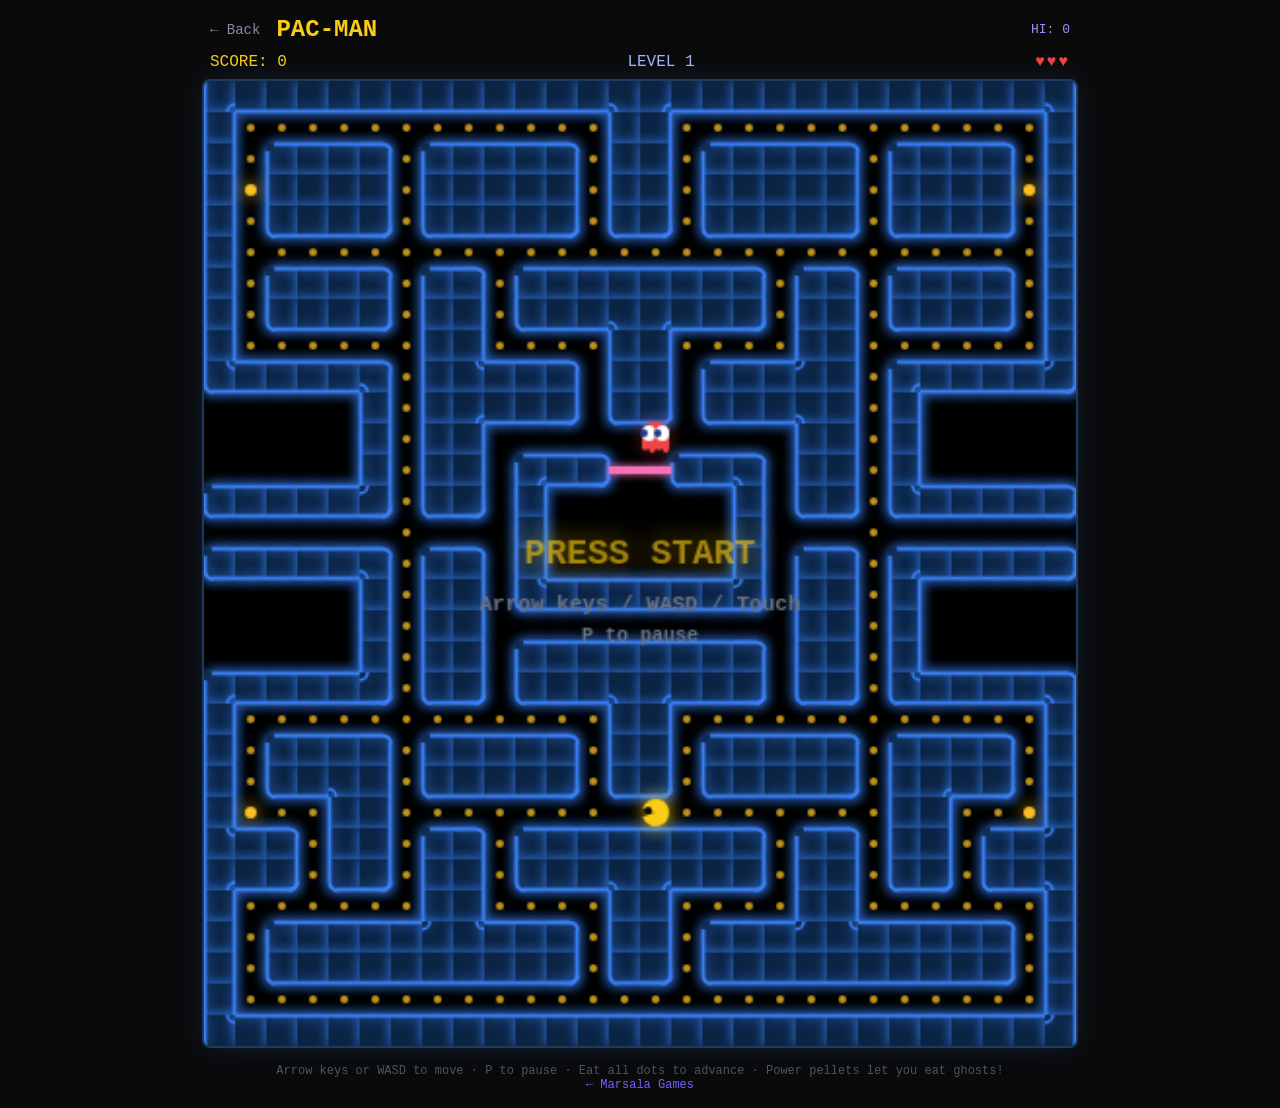
<file: pacman/index.html>
<!DOCTYPE html>
<html lang="en">
<head>
  <meta charset="UTF-8">
  <meta name="viewport" content="width=device-width, initial-scale=1.0, maximum-scale=1.0, user-scalable=no">
  <title>Pac-Man — Marsala Games</title>
  <link rel="icon" href="data:image/svg+xml,<svg xmlns='http://www.w3.org/2000/svg' viewBox='0 0 100 100'><text y='.9em' font-size='90'>👾</text></svg>">
  <style>
    *, *::before, *::after { margin: 0; padding: 0; box-sizing: border-box; }
    body {
      font-family: 'Courier New', monospace;
      background: #0a0a0a;
      color: #e8e6f0;
      min-height: 100vh;
      display: flex;
      flex-direction: column;
      align-items: center;
      overflow-x: hidden;
    }
    .header {
      width: 100%; max-width: 900px;
      padding: 16px 20px 6px;
      display: flex; align-items: center; gap: 16px;
    }
    .back-btn { color: #8a87a8; text-decoration: none; font-size: 14px; }
    .back-btn:hover { color: #facc15; }
    .header h1 { font-size: 24px; color: #facc15; flex: 1; }
    .header .hi-score { font-size: 13px; color: #a78bfa; }
    .hud {
      width: 100%; max-width: 900px;
      padding: 4px 20px 8px;
      display: flex; justify-content: space-between;
      font-size: 16px;
    }
    .hud .score { color: #facc15; }
    .hud .level { color: #a5b4fc; }
    .hud .lives { color: #ef4444; letter-spacing: 2px; }
    .canvas-wrapper {
      width: 100%;
      max-width: 900px;
      padding: 0 12px;
    }
    canvas {
      width: 100%;
      height: auto;
      border: 2px solid #1e3a5f;
      border-radius: 8px;
      display: block;
      box-shadow: 0 0 30px rgba(59,130,246,0.15);
    }
    .mobile-controls {
      display: none;
      grid-template-columns: repeat(3, 64px);
      gap: 8px;
      margin-top: 16px;
    }
    .mobile-controls button {
      width: 64px; height: 64px;
      background: #1f2937;
      border: 1px solid #374151;
      border-radius: 12px;
      color: #e5e7eb;
      font-size: 26px;
      cursor: pointer;
      user-select: none;
      -webkit-user-select: none;
      touch-action: manipulation;
    }
    .mobile-controls button:active { background: #374151; transform: scale(0.95); }
    .footer-note {
      padding: 16px; text-align: center;
      font-size: 12px; color: #4b5563; max-width: 900px;
    }
    .footer-note a { color: #6c63ff; text-decoration: none; }
    @media (max-width: 600px) {
      .mobile-controls { display: grid; }
    }
    @media (max-width: 480px) {
      .header h1 { font-size: 20px; }
      .hud { font-size: 13px; }
    }
  </style>
</head>
<body>
  <div class="header">
    <a href="/" class="back-btn">&larr; Back</a>
    <h1>PAC-MAN</h1>
    <span class="hi-score" id="hud-hiscore">HI: 0</span>
  </div>
  <div class="hud">
    <span class="score" id="hud-score">SCORE: 0</span>
    <span class="level" id="hud-level">LEVEL 1</span>
    <span class="lives" id="hud-lives">&hearts;&hearts;&hearts;</span>
  </div>
  <div class="canvas-wrapper">
    <canvas id="game" width="448" height="496"></canvas>
  </div>
  <div class="mobile-controls">
    <div></div>
    <button ontouchstart="setDir(3);event.preventDefault();" onclick="setDir(3)">&#9650;</button>
    <div></div>
    <button ontouchstart="setDir(2);event.preventDefault();" onclick="setDir(2)">&#9664;</button>
    <button ontouchstart="setDir(1);event.preventDefault();" onclick="setDir(1)">&#9660;</button>
    <button ontouchstart="setDir(0);event.preventDefault();" onclick="setDir(0)">&#9654;</button>
  </div>
  <div class="footer-note">
    Arrow keys or WASD to move &middot; P to pause &middot; Eat all dots to advance &middot; Power pellets let you eat ghosts!
    <br><a href="/">&larr; Marsala Games</a>
  </div>

<script>
// ========== CONSTANTS ==========
const T = 16, C = 28, R = 31, W = C * T, H = R * T;
const canvas = document.getElementById('game'), ctx = canvas.getContext('2d');
const DX = [1, 0, -1, 0], DY = [0, 1, 0, -1];
const GCOL = ['#ef4444', '#f472b6', '#22d3ee', '#fb923c'];
const GCOL_GLOW = ['rgba(239,68,68,0.4)', 'rgba(244,114,182,0.4)', 'rgba(34,211,238,0.4)', 'rgba(251,146,60,0.4)'];

// ========== MAZE TEMPLATE ==========
// 0=empty, 1=wall, 2=dot, 3=power pellet, 4=ghost door, 5=ghost house, 6=tunnel
const MAZE_TPL = [
[1,1,1,1,1,1,1,1,1,1,1,1,1,1,1,1,1,1,1,1,1,1,1,1,1,1,1,1],
[1,2,2,2,2,2,2,2,2,2,2,2,2,1,1,2,2,2,2,2,2,2,2,2,2,2,2,1],
[1,2,1,1,1,1,2,1,1,1,1,1,2,1,1,2,1,1,1,1,1,2,1,1,1,1,2,1],
[1,3,1,1,1,1,2,1,1,1,1,1,2,1,1,2,1,1,1,1,1,2,1,1,1,1,3,1],
[1,2,1,1,1,1,2,1,1,1,1,1,2,1,1,2,1,1,1,1,1,2,1,1,1,1,2,1],
[1,2,2,2,2,2,2,2,2,2,2,2,2,2,2,2,2,2,2,2,2,2,2,2,2,2,2,1],
[1,2,1,1,1,1,2,1,1,2,1,1,1,1,1,1,1,1,2,1,1,2,1,1,1,1,2,1],
[1,2,1,1,1,1,2,1,1,2,1,1,1,1,1,1,1,1,2,1,1,2,1,1,1,1,2,1],
[1,2,2,2,2,2,2,1,1,2,2,2,2,1,1,2,2,2,2,1,1,2,2,2,2,2,2,1],
[1,1,1,1,1,1,2,1,1,1,1,1,0,1,1,0,1,1,1,1,1,2,1,1,1,1,1,1],
[0,0,0,0,0,1,2,1,1,1,1,1,0,1,1,0,1,1,1,1,1,2,1,0,0,0,0,0],
[0,0,0,0,0,1,2,1,1,0,0,0,0,0,0,0,0,0,0,1,1,2,1,0,0,0,0,0],
[0,0,0,0,0,1,2,1,1,0,1,1,1,4,4,1,1,1,0,1,1,2,1,0,0,0,0,0],
[1,1,1,1,1,1,2,1,1,0,1,5,5,5,5,5,5,1,0,1,1,2,1,1,1,1,1,1],
[6,0,0,0,0,0,2,0,0,0,1,5,5,5,5,5,5,1,0,0,0,2,0,0,0,0,0,6],
[1,1,1,1,1,1,2,1,1,0,1,5,5,5,5,5,5,1,0,1,1,2,1,1,1,1,1,1],
[0,0,0,0,0,1,2,1,1,0,1,1,1,1,1,1,1,1,0,1,1,2,1,0,0,0,0,0],
[0,0,0,0,0,1,2,1,1,0,0,0,0,0,0,0,0,0,0,1,1,2,1,0,0,0,0,0],
[0,0,0,0,0,1,2,1,1,0,1,1,1,1,1,1,1,1,0,1,1,2,1,0,0,0,0,0],
[1,1,1,1,1,1,2,1,1,0,1,1,1,1,1,1,1,1,0,1,1,2,1,1,1,1,1,1],
[1,2,2,2,2,2,2,2,2,2,2,2,2,1,1,2,2,2,2,2,2,2,2,2,2,2,2,1],
[1,2,1,1,1,1,2,1,1,1,1,1,2,1,1,2,1,1,1,1,1,2,1,1,1,1,2,1],
[1,2,1,1,1,1,2,1,1,1,1,1,2,1,1,2,1,1,1,1,1,2,1,1,1,1,2,1],
[1,3,2,2,1,1,2,2,2,2,2,2,2,0,0,2,2,2,2,2,2,2,1,1,2,2,3,1],
[1,1,1,2,1,1,2,1,1,2,1,1,1,1,1,1,1,1,2,1,1,2,1,1,2,1,1,1],
[1,1,1,2,1,1,2,1,1,2,1,1,1,1,1,1,1,1,2,1,1,2,1,1,2,1,1,1],
[1,2,2,2,2,2,2,1,1,2,2,2,2,1,1,2,2,2,2,1,1,2,2,2,2,2,2,1],
[1,2,1,1,1,1,1,1,1,1,1,1,2,1,1,2,1,1,1,1,1,1,1,1,1,1,2,1],
[1,2,1,1,1,1,1,1,1,1,1,1,2,1,1,2,1,1,1,1,1,1,1,1,1,1,2,1],
[1,2,2,2,2,2,2,2,2,2,2,2,2,2,2,2,2,2,2,2,2,2,2,2,2,2,2,1],
[1,1,1,1,1,1,1,1,1,1,1,1,1,1,1,1,1,1,1,1,1,1,1,1,1,1,1,1]
];

// ========== AUDIO ENGINE ==========
const AudioCtx = window.AudioContext || window.webkitAudioContext;
let audioCtx = null;
function ensureAudio() {
  if (!audioCtx) audioCtx = new AudioCtx();
  if (audioCtx.state === 'suspended') audioCtx.resume();
}

function playWaka() {
  ensureAudio();
  const now = audioCtx.currentTime;
  const osc = audioCtx.createOscillator();
  const gain = audioCtx.createGain();
  osc.connect(gain); gain.connect(audioCtx.destination);
  osc.type = 'sawtooth';
  osc.frequency.setValueAtTime(200, now);
  osc.frequency.linearRampToValueAtTime(500, now + 0.04);
  osc.frequency.linearRampToValueAtTime(200, now + 0.08);
  gain.gain.setValueAtTime(0.08, now);
  gain.gain.linearRampToValueAtTime(0, now + 0.09);
  osc.start(now); osc.stop(now + 0.1);
}

function playPowerPellet() {
  ensureAudio();
  const now = audioCtx.currentTime;
  for (let i = 0; i < 4; i++) {
    const osc = audioCtx.createOscillator();
    const gain = audioCtx.createGain();
    osc.connect(gain); gain.connect(audioCtx.destination);
    osc.type = 'sine';
    const t = now + i * 0.07;
    osc.frequency.setValueAtTime(300 + i * 200, t);
    gain.gain.setValueAtTime(0.1, t);
    gain.gain.linearRampToValueAtTime(0, t + 0.06);
    osc.start(t); osc.stop(t + 0.07);
  }
}

function playGhostEaten() {
  ensureAudio();
  const now = audioCtx.currentTime;
  const osc = audioCtx.createOscillator();
  const gain = audioCtx.createGain();
  osc.connect(gain); gain.connect(audioCtx.destination);
  osc.type = 'sine';
  osc.frequency.setValueAtTime(800, now);
  osc.frequency.exponentialRampToValueAtTime(2000, now + 0.15);
  gain.gain.setValueAtTime(0.12, now);
  gain.gain.linearRampToValueAtTime(0, now + 0.2);
  osc.start(now); osc.stop(now + 0.25);
}

function playDeath() {
  ensureAudio();
  const now = audioCtx.currentTime;
  for (let i = 0; i < 8; i++) {
    const osc = audioCtx.createOscillator();
    const gain = audioCtx.createGain();
    osc.connect(gain); gain.connect(audioCtx.destination);
    osc.type = 'sawtooth';
    const t = now + i * 0.12;
    osc.frequency.setValueAtTime(600 - i * 60, t);
    osc.frequency.linearRampToValueAtTime(100, t + 0.1);
    gain.gain.setValueAtTime(0.1, t);
    gain.gain.linearRampToValueAtTime(0, t + 0.11);
    osc.start(t); osc.stop(t + 0.12);
  }
}

function playLevelComplete() {
  ensureAudio();
  const now = audioCtx.currentTime;
  const notes = [523, 659, 784, 1047, 784, 1047];
  notes.forEach((freq, i) => {
    const osc = audioCtx.createOscillator();
    const gain = audioCtx.createGain();
    osc.connect(gain); gain.connect(audioCtx.destination);
    osc.type = 'square';
    const t = now + i * 0.1;
    osc.frequency.setValueAtTime(freq, t);
    gain.gain.setValueAtTime(0.08, t);
    gain.gain.linearRampToValueAtTime(0, t + 0.09);
    osc.start(t); osc.stop(t + 0.1);
  });
}

function playIntro() {
  ensureAudio();
  const now = audioCtx.currentTime;
  const notes = [262, 330, 392, 330, 262, 330, 392, 523];
  notes.forEach((freq, i) => {
    const osc = audioCtx.createOscillator();
    const gain = audioCtx.createGain();
    osc.connect(gain); gain.connect(audioCtx.destination);
    osc.type = 'sine';
    const t = now + i * 0.13;
    osc.frequency.setValueAtTime(freq, t);
    gain.gain.setValueAtTime(0.07, t);
    gain.gain.linearRampToValueAtTime(0, t + 0.12);
    osc.start(t); osc.stop(t + 0.13);
  });
}

// ========== FLOATING TEXT ==========
let floatingTexts = [];
function addFloatingText(x, y, text, color) {
  floatingTexts.push({ x, y, text, color, life: 1.0, vy: -1.5 });
}

function updateFloatingTexts(dt) {
  for (let i = floatingTexts.length - 1; i >= 0; i--) {
    const ft = floatingTexts[i];
    ft.y += ft.vy;
    ft.life -= dt / 1200;
    if (ft.life <= 0) floatingTexts.splice(i, 1);
  }
}

function drawFloatingTexts() {
  for (const ft of floatingTexts) {
    ctx.globalAlpha = Math.max(0, ft.life);
    ctx.fillStyle = ft.color;
    ctx.font = 'bold 14px monospace';
    ctx.textAlign = 'center';
    ctx.fillText(ft.text, ft.x, ft.y);
  }
  ctx.globalAlpha = 1;
}

// ========== GAME STATE ==========
let maze, pacX, pacY, pacDir, pacNext, score, lives, level, dotsLeft;
let ghosts, frightTime, frightFlash, frame, state, paused;
let ghostEatCombo, wakaTimer;
let deathAnim, deathTimer;
let levelFlashTimer;
let hiScore = parseInt(localStorage.getItem('pacman_hiscore') || '0', 10);

// Pre-compute wall edge map for rounded drawing
let wallEdges = null;

function cloneMaze() { return MAZE_TPL.map(r => [...r]); }
function countDots(m) { let c = 0; for (const r of m) for (const v of r) if (v === 2 || v === 3) c++; return c; }

function isWallTile(x, y) {
  if (y < 0 || y >= R) return true;
  if (x < 0 || x >= C) return false;
  return MAZE_TPL[y][x] === 1;
}

function computeWallEdges() {
  // For each wall tile, store which neighbors are also walls (for rounded corners)
  wallEdges = [];
  for (let y = 0; y < R; y++) {
    wallEdges[y] = [];
    for (let x = 0; x < C; x++) {
      if (MAZE_TPL[y][x] !== 1) { wallEdges[y][x] = null; continue; }
      wallEdges[y][x] = {
        n: isWallTile(x, y - 1),
        s: isWallTile(x, y + 1),
        e: isWallTile(x + 1, y),
        w: isWallTile(x - 1, y),
        ne: isWallTile(x + 1, y - 1),
        nw: isWallTile(x - 1, y - 1),
        se: isWallTile(x + 1, y + 1),
        sw: isWallTile(x - 1, y + 1),
      };
    }
  }
}

// Pre-render the maze to an offscreen canvas for performance
let mazeCanvas = null;
function prerenderMaze() {
  computeWallEdges();
  mazeCanvas = document.createElement('canvas');
  mazeCanvas.width = W;
  mazeCanvas.height = H;
  const mc = mazeCanvas.getContext('2d');

  // Draw wall fills with rounded shapes
  for (let y = 0; y < R; y++) for (let x = 0; x < C; x++) {
    if (MAZE_TPL[y][x] !== 1) continue;
    const e = wallEdges[y][x];
    const px = x * T, py = y * T;
    const r = 4; // corner radius

    mc.fillStyle = '#0c2444';
    mc.fillRect(px, py, T, T);

    // Draw neon border edges where wall meets non-wall
    mc.strokeStyle = '#3b82f6';
    mc.lineWidth = 1.8;
    mc.shadowColor = '#3b82f6';
    mc.shadowBlur = 6;

    // North edge
    if (!e.n) {
      mc.beginPath();
      mc.moveTo(px + (e.w ? 0 : r), py + 0.5);
      mc.lineTo(px + T - (e.e ? 0 : r), py + 0.5);
      if (!e.e) mc.arcTo(px + T, py, px + T, py + r, r);
      mc.stroke();
    }
    // South edge
    if (!e.s) {
      mc.beginPath();
      mc.moveTo(px + (e.w ? 0 : r), py + T - 0.5);
      mc.lineTo(px + T - (e.e ? 0 : r), py + T - 0.5);
      if (!e.e) mc.arcTo(px + T, py + T, px + T, py + T - r, r);
      mc.stroke();
    }
    // West edge
    if (!e.w) {
      mc.beginPath();
      mc.moveTo(px + 0.5, py + (e.n ? 0 : r));
      mc.lineTo(px + 0.5, py + T - (e.s ? 0 : r));
      if (!e.s) mc.arcTo(px, py + T, px + r, py + T, r);
      mc.stroke();
    }
    // East edge
    if (!e.e) {
      mc.beginPath();
      mc.moveTo(px + T - 0.5, py + (e.n ? 0 : r));
      mc.lineTo(px + T - 0.5, py + T - (e.s ? 0 : r));
      if (!e.s) mc.arcTo(px + T, py + T, px + T - r, py + T, r);
      mc.stroke();
    }

    // Inner corners (wall meets wall on both axes but diagonal is empty)
    mc.lineWidth = 1.5;
    if (e.n && e.e && !e.ne) {
      mc.beginPath(); mc.arc(px + T, py, r, Math.PI * 0.5, Math.PI, false); mc.stroke();
    }
    if (e.n && e.w && !e.nw) {
      mc.beginPath(); mc.arc(px, py, r, 0, Math.PI * 0.5, false); mc.stroke();
    }
    if (e.s && e.e && !e.se) {
      mc.beginPath(); mc.arc(px + T, py + T, r, Math.PI, Math.PI * 1.5, false); mc.stroke();
    }
    if (e.s && e.w && !e.sw) {
      mc.beginPath(); mc.arc(px, py + T, r, Math.PI * 1.5, Math.PI * 2, false); mc.stroke();
    }
  }

  mc.shadowBlur = 0;

  // Ghost door
  for (let y = 0; y < R; y++) for (let x = 0; x < C; x++) {
    if (MAZE_TPL[y][x] === 4) {
      mc.fillStyle = '#f472b6';
      mc.shadowColor = '#f472b6';
      mc.shadowBlur = 4;
      mc.fillRect(x * T, y * T + T / 2 - 2, T, 4);
      mc.shadowBlur = 0;
    }
  }
}

function init() {
  maze = cloneMaze();
  pacX = 14 * T; pacY = 23 * T; pacDir = 2; pacNext = 2;
  score = 0; lives = 3; level = 1; dotsLeft = countDots(maze);
  frightTime = 0; frightFlash = false; frame = 0; state = 'ready';
  paused = false; ghostEatCombo = 0; wakaTimer = 0;
  deathAnim = false; deathTimer = 0;
  levelFlashTimer = 0;
  floatingTexts = [];
  ghosts = [
    { x: 14 * T, y: 11 * T, d: 2, mode: 'scatter', ci: 0, home: false, rt: 0, sx: 25, sy: 0, eyesMode: false },
    { x: 12 * T, y: 14 * T, d: 0, mode: 'scatter', ci: 1, home: true, rt: 2000, sx: 2, sy: 0, eyesMode: false },
    { x: 14 * T, y: 14 * T, d: 0, mode: 'scatter', ci: 2, home: true, rt: 4000, sx: 27, sy: 30, eyesMode: false },
    { x: 16 * T, y: 14 * T, d: 0, mode: 'scatter', ci: 3, home: true, rt: 6000, sx: 0, sy: 30, eyesMode: false }
  ];
  prerenderMaze();
  updateHUD();
}

function resetPos() {
  pacX = 14 * T; pacY = 23 * T; pacDir = 2; pacNext = 2;
  frightTime = 0; frightFlash = false; ghostEatCombo = 0;
  deathAnim = false; deathTimer = 0;
  ghosts[0].x = 14 * T; ghosts[0].y = 11 * T; ghosts[0].home = false; ghosts[0].mode = 'scatter'; ghosts[0].eyesMode = false;
  ghosts[1].x = 12 * T; ghosts[1].y = 14 * T; ghosts[1].home = true; ghosts[1].rt = 2000; ghosts[1].eyesMode = false;
  ghosts[2].x = 14 * T; ghosts[2].y = 14 * T; ghosts[2].home = true; ghosts[2].rt = 4000; ghosts[2].eyesMode = false;
  ghosts[3].x = 16 * T; ghosts[3].y = 14 * T; ghosts[3].home = true; ghosts[3].rt = 6000; ghosts[3].eyesMode = false;
}

function updateHUD() {
  document.getElementById('hud-score').textContent = 'SCORE: ' + score;
  document.getElementById('hud-level').textContent = 'LEVEL ' + level;
  document.getElementById('hud-lives').textContent = '\u2665'.repeat(lives) + '\u2661'.repeat(Math.max(0, 3 - lives));
  if (score > hiScore) { hiScore = score; localStorage.setItem('pacman_hiscore', hiScore); }
  document.getElementById('hud-hiscore').textContent = 'HI: ' + hiScore;
}

// ========== COLLISION ==========
function isWall(tx, ty) {
  if (ty < 0 || ty >= R) return true;
  if (tx < 0 || tx >= C) return false;
  return maze[ty][tx] === 1;
}

function canMove(px, py, d) {
  const sp = 2;
  const nx = px + DX[d] * sp, ny = py + DY[d] * sp, m = 6;
  const l = nx + (T / 2 - m), r = nx + (T / 2 + m), t = ny + (T / 2 - m), b = ny + (T / 2 + m);
  return !isWall(~~(l / T), ~~(t / T)) && !isWall(~~(r / T), ~~(t / T)) &&
         !isWall(~~(l / T), ~~(b / T)) && !isWall(~~(r / T), ~~(b / T));
}

function ghostSpeed(g) {
  if (g.eyesMode) return 4;
  const base = 1.6 + level * 0.12;
  if (g.mode === 'fright') return Math.max(1.0, base * 0.6);
  return Math.min(base, 3.2);
}

function ghostCanMove(gx, gy, d, g) {
  const sp = ghostSpeed(g);
  const nx = gx + DX[d] * sp, ny = gy + DY[d] * sp, m = 6;
  const l = nx + (T / 2 - m), r = nx + (T / 2 + m), t = ny + (T / 2 - m), b = ny + (T / 2 + m);
  for (const cx of [~~(l / T), ~~(r / T)]) for (const cy of [~~(t / T), ~~(b / T)]) {
    if (cy < 0 || cy >= R) return false;
    if (cx < 0 || cx >= C) continue;
    if (maze[cy][cx] === 1) return false;
  }
  return true;
}

// ========== GHOST AI ==========
function moveGhost(g, dt) {
  // Eyes mode: return to ghost house
  if (g.eyesMode) {
    const homeX = 14 * T, homeY = 14 * T;
    const dx = homeX - g.x, dy = homeY - g.y;
    if (Math.abs(dx) < 4 && Math.abs(dy) < 4) {
      g.x = homeX; g.y = homeY;
      g.eyesMode = false; g.home = true; g.rt = 1500;
      g.mode = 'scatter';
      return;
    }
    // Move eyes toward home with pathfinding
    const sp = ghostSpeed(g);
    const tx = Math.round(g.x / T), ty = Math.round(g.y / T);
    if (Math.abs(g.x - tx * T) < sp + 0.5 && Math.abs(g.y - ty * T) < sp + 0.5) {
      g.x = tx * T; g.y = ty * T;
      const opp = (g.d + 2) % 4;
      let best = g.d, bestD = 1e9;
      const tarX = 14, tarY = 14;
      for (let d = 0; d < 4; d++) {
        if (d === opp) continue;
        if (!ghostCanMove(g.x, g.y, d, g)) continue;
        const nx = tx + DX[d], ny = ty + DY[d];
        const dist = (nx - tarX) ** 2 + (ny - tarY) ** 2;
        if (dist < bestD) { bestD = dist; best = d; }
      }
      g.d = best;
    }
    g.x += DX[g.d] * sp; g.y += DY[g.d] * sp;
    if (g.x < -T) g.x = W; if (g.x > W) g.x = -T;
    return;
  }

  if (g.home) { g.rt -= dt; if (g.rt <= 0) { g.x = 14 * T; g.y = 11 * T; g.home = false; g.d = 2; } return; }

  const sp = ghostSpeed(g);
  const tx = Math.round(g.x / T), ty = Math.round(g.y / T);
  if (Math.abs(g.x - tx * T) < sp + 0.5 && Math.abs(g.y - ty * T) < sp + 0.5) {
    g.x = tx * T; g.y = ty * T;
    let tarX, tarY;
    if (g.mode === 'chase') {
      // Different targeting per ghost
      if (g.ci === 0) { // Blinky: targets Pac-Man directly
        tarX = ~~((pacX + T / 2) / T); tarY = ~~((pacY + T / 2) / T);
      } else if (g.ci === 1) { // Pinky: 4 tiles ahead of Pac-Man
        tarX = ~~((pacX + T / 2) / T) + DX[pacDir] * 4;
        tarY = ~~((pacY + T / 2) / T) + DY[pacDir] * 4;
      } else if (g.ci === 2) { // Inky: complex targeting
        const ax = ~~((pacX + T / 2) / T) + DX[pacDir] * 2;
        const ay = ~~((pacY + T / 2) / T) + DY[pacDir] * 2;
        tarX = 2 * ax - ~~((ghosts[0].x + T / 2) / T);
        tarY = 2 * ay - ~~((ghosts[0].y + T / 2) / T);
      } else { // Clyde: targets Pac-Man if far, scatter if near
        const px = ~~((pacX + T / 2) / T), py = ~~((pacY + T / 2) / T);
        const dist = (tx - px) ** 2 + (ty - py) ** 2;
        if (dist > 64) { tarX = px; tarY = py; }
        else { tarX = g.sx; tarY = g.sy; }
      }
    } else if (g.mode === 'fright') {
      tarX = ~~(Math.random() * C); tarY = ~~(Math.random() * R);
    } else {
      tarX = g.sx; tarY = g.sy;
    }
    const opp = (g.d + 2) % 4;
    let best = g.d, bestD = 1e9;
    for (let d = 0; d < 4; d++) {
      if (d === opp) continue;
      if (!ghostCanMove(g.x, g.y, d, g)) continue;
      const nx = tx + DX[d], ny = ty + DY[d];
      const dist = (nx - tarX) ** 2 + (ny - tarY) ** 2;
      if (dist < bestD) { bestD = dist; best = d; }
    }
    g.d = best;
  }
  g.x += DX[g.d] * sp; g.y += DY[g.d] * sp;
  if (g.x < -T) g.x = W; if (g.x > W) g.x = -T;
}

// ========== DRAWING ==========
function drawMaze() {
  // Draw pre-rendered walls
  ctx.drawImage(mazeCanvas, 0, 0);

  // Draw dots and power pellets (animated)
  const dotPulse = Math.sin(frame * 0.05) * 0.3 + 0.7;
  const pelletPulse = Math.sin(frame * 0.08) * 2.5 + 5.5;
  for (let y = 0; y < R; y++) for (let x = 0; x < C; x++) {
    const c = maze[y][x], px = x * T + T / 2, py = y * T + T / 2;
    if (c === 2) {
      ctx.fillStyle = `rgba(251,191,36,${dotPulse})`;
      ctx.beginPath(); ctx.arc(px, py, 2, 0, Math.PI * 2); ctx.fill();
    } else if (c === 3) {
      ctx.fillStyle = '#fbbf24';
      ctx.shadowColor = '#fbbf24';
      ctx.shadowBlur = 8;
      ctx.beginPath(); ctx.arc(px, py, pelletPulse, 0, Math.PI * 2); ctx.fill();
      ctx.shadowBlur = 0;
    }
  }
}

function drawPacMan() {
  if (deathAnim) {
    // Death animation: shrinking spiral
    const progress = deathTimer / 1500; // 0 to 1
    const cx = pacX + T / 2, cy = pacY + T / 2;
    const radius = (T / 2 - 1) * (1 - progress);
    const mouthAngle = Math.PI * progress;
    const rotation = progress * Math.PI * 4;

    if (radius > 0.5) {
      ctx.fillStyle = '#facc15';
      ctx.shadowColor = '#facc15';
      ctx.shadowBlur = 6;
      ctx.beginPath();
      ctx.arc(cx, cy, radius, rotation + mouthAngle, rotation + Math.PI * 2 - mouthAngle);
      ctx.lineTo(cx, cy);
      ctx.closePath();
      ctx.fill();
      ctx.shadowBlur = 0;
    }
    return;
  }

  const cx = pacX + T / 2, cy = pacY + T / 2;
  // Smoother mouth animation
  const mouth = Math.abs(Math.sin(frame * 0.25)) * 0.85;
  const a = pacDir * Math.PI / 2;

  // Glow
  ctx.shadowColor = '#facc15';
  ctx.shadowBlur = 10;

  ctx.fillStyle = '#facc15';
  ctx.beginPath();
  ctx.arc(cx, cy, T / 2 - 1, a + mouth * 0.4, a + Math.PI * 2 - mouth * 0.4);
  ctx.lineTo(cx, cy);
  ctx.closePath();
  ctx.fill();

  // Eye
  ctx.shadowBlur = 0;
  const eyeAngle = a + Math.PI / 4;
  const eyeR = 2;
  const eyeDist = T / 4;
  ctx.fillStyle = '#0a0a0a';
  ctx.beginPath();
  ctx.arc(cx + Math.cos(eyeAngle - Math.PI / 6) * eyeDist,
          cy + Math.sin(eyeAngle - Math.PI / 6) * eyeDist,
          eyeR, 0, Math.PI * 2);
  ctx.fill();
}

function drawGhost(g) {
  if (g.home && !g.eyesMode) return; // Don't draw ghosts in house unless eyes
  const cx = g.x + T / 2, cy = g.y + T / 2;
  const r = T / 2 - 1;

  if (g.eyesMode) {
    // Just draw eyes heading home
    drawGhostEyes(cx, cy, g.d);
    return;
  }

  // Determine color
  let col;
  if (g.mode === 'fright') {
    // Flash blue/white when fright is ending
    if (frightTime < 2000) {
      col = (Math.floor(frame / 6) % 2 === 0) ? '#3b82f6' : '#ffffff';
    } else {
      col = '#3b82f6';
    }
  } else {
    col = GCOL[g.ci];
  }

  // Glow effect
  if (g.mode !== 'fright') {
    ctx.shadowColor = GCOL_GLOW[g.ci];
    ctx.shadowBlur = 8;
  }

  // Ghost body with wavy bottom
  const wavePhase = frame * 0.15 + g.ci * Math.PI / 2;
  ctx.fillStyle = col;
  ctx.beginPath();
  ctx.arc(cx, cy - 2, r, Math.PI, 0); // dome
  // Right side down
  ctx.lineTo(cx + r, cy + r - 2);
  // Wavy bottom: 4 waves
  const waveCount = 4;
  const waveW = (r * 2) / waveCount;
  for (let i = 0; i < waveCount; i++) {
    const wx = cx + r - i * waveW;
    const wx2 = cx + r - (i + 1) * waveW;
    const waveY = Math.sin(wavePhase + i * Math.PI) * 2.5;
    ctx.quadraticCurveTo(wx - waveW / 2, cy + r - 2 + waveY + 3, wx2, cy + r - 2);
  }
  ctx.closePath();
  ctx.fill();
  ctx.shadowBlur = 0;

  // Eyes
  if (g.mode !== 'fright') {
    drawGhostEyes(cx, cy, g.d);
  } else {
    // Scared face
    ctx.fillStyle = g.mode === 'fright' && frightTime < 2000 && (Math.floor(frame / 6) % 2 === 0) ? '#fff' : '#ddd';
    ctx.beginPath(); ctx.arc(cx - 3, cy - 3, 1.8, 0, Math.PI * 2); ctx.fill();
    ctx.beginPath(); ctx.arc(cx + 3, cy - 3, 1.8, 0, Math.PI * 2); ctx.fill();
    // Wavy mouth
    ctx.strokeStyle = ctx.fillStyle;
    ctx.lineWidth = 1;
    ctx.beginPath();
    ctx.moveTo(cx - 4, cy + 2);
    for (let i = 0; i < 4; i++) {
      ctx.lineTo(cx - 4 + i * 2 + 1, cy + (i % 2 ? 4 : 1));
    }
    ctx.stroke();
  }
}

function drawGhostEyes(cx, cy, dir) {
  const ox = DX[dir] * 2.5, oy = DY[dir] * 2.5;
  // White outer
  ctx.fillStyle = '#fff';
  ctx.beginPath(); ctx.ellipse(cx - 3.5, cy - 3, 3.5, 4, 0, 0, Math.PI * 2); ctx.fill();
  ctx.beginPath(); ctx.ellipse(cx + 3.5, cy - 3, 3.5, 4, 0, 0, Math.PI * 2); ctx.fill();
  // Blue pupil
  ctx.fillStyle = '#1e3a8a';
  ctx.beginPath(); ctx.arc(cx - 3.5 + ox, cy - 3 + oy, 2, 0, Math.PI * 2); ctx.fill();
  ctx.beginPath(); ctx.arc(cx + 3.5 + ox, cy - 3 + oy, 2, 0, Math.PI * 2); ctx.fill();
}

function drawText(txt, y, color, size) {
  ctx.fillStyle = color;
  ctx.font = 'bold ' + size + 'px monospace';
  ctx.textAlign = 'center';
  ctx.fillText(txt, W / 2, y);
}

// ========== MAIN LOOP ==========
let lastT = 0;
function loop(time) {
  const dt = lastT ? Math.min(time - lastT, 32) : 16;
  lastT = time;
  frame++;

  ctx.fillStyle = '#000';
  ctx.fillRect(0, 0, W, H);

  // === READY SCREEN ===
  if (state === 'ready') {
    drawMaze();
    drawPacMan();
    for (const g of ghosts) drawGhost(g);

    // Pulsing "PRESS START" text
    const pulse = Math.sin(frame * 0.06) * 0.3 + 0.7;
    ctx.globalAlpha = pulse;
    ctx.shadowColor = '#facc15';
    ctx.shadowBlur = 15;
    drawText('PRESS START', H / 2, '#facc15', 18);
    ctx.shadowBlur = 0;
    ctx.globalAlpha = 1;

    drawText('Arrow keys / WASD / Touch', H / 2 + 24, '#6b7280', 11);
    drawText('P to pause', H / 2 + 40, '#6b7280', 10);

    if (hiScore > 0) {
      drawText('HIGH SCORE: ' + hiScore, H / 2 + 60, '#a78bfa', 12);
    }

    requestAnimationFrame(loop);
    return;
  }

  // === GAME OVER ===
  if (state === 'over') {
    drawMaze();
    ctx.shadowColor = '#ef4444';
    ctx.shadowBlur = 20;
    drawText('GAME OVER', H / 2 - 10, '#ef4444', 24);
    ctx.shadowBlur = 0;
    drawText('Score: ' + score, H / 2 + 20, '#9ca3af', 14);
    if (score >= hiScore && score > 0) {
      drawText('NEW HIGH SCORE!', H / 2 + 40, '#facc15', 14);
    }
    const restartPulse = Math.sin(frame * 0.05) * 0.3 + 0.7;
    ctx.globalAlpha = restartPulse;
    drawText('Press any key to restart', H / 2 + 60, '#6b7280', 12);
    ctx.globalAlpha = 1;
    requestAnimationFrame(loop);
    return;
  }

  // === LEVEL TRANSITION FLASH ===
  if (state === 'levelTransition') {
    levelFlashTimer -= dt;
    const flashProgress = 1 - (levelFlashTimer / 2000);

    drawMaze();

    // Flash effect: alternate white/normal
    if (Math.floor(flashProgress * 10) % 2 === 0) {
      ctx.fillStyle = 'rgba(255,255,255,0.15)';
      ctx.fillRect(0, 0, W, H);
    }

    ctx.shadowColor = '#22c55e';
    ctx.shadowBlur = 20;
    drawText('LEVEL ' + level + ' COMPLETE!', H / 2 - 10, '#22c55e', 20);
    ctx.shadowBlur = 0;
    drawText('Score: ' + score, H / 2 + 18, '#9ca3af', 14);

    if (levelFlashTimer <= 0) {
      level++;
      maze = cloneMaze();
      dotsLeft = countDots(maze);
      resetPos();
      prerenderMaze();
      state = 'playing';
    }

    requestAnimationFrame(loop);
    return;
  }

  // === PAUSED ===
  if (paused) {
    drawMaze();
    drawPacMan();
    for (const g of ghosts) drawGhost(g);
    drawFloatingTexts();

    ctx.fillStyle = 'rgba(0,0,0,0.5)';
    ctx.fillRect(0, 0, W, H);

    const pausePulse = Math.sin(frame * 0.04) * 0.3 + 0.7;
    ctx.globalAlpha = pausePulse;
    ctx.shadowColor = '#a5b4fc';
    ctx.shadowBlur = 15;
    drawText('PAUSED', H / 2, '#a5b4fc', 24);
    ctx.shadowBlur = 0;
    ctx.globalAlpha = 1;
    drawText('Press P to resume', H / 2 + 28, '#6b7280', 12);

    requestAnimationFrame(loop);
    return;
  }

  // === DEATH ANIMATION ===
  if (deathAnim) {
    deathTimer += dt;
    drawMaze();
    drawPacMan();
    for (const g of ghosts) drawGhost(g);
    drawFloatingTexts();

    if (deathTimer >= 1500) {
      deathAnim = false;
      deathTimer = 0;
      if (lives <= 0) {
        state = 'over';
      } else {
        resetPos();
      }
    }
    requestAnimationFrame(loop);
    return;
  }

  // === PLAYING ===
  // Movement - buffer next direction, apply when possible
  if (canMove(pacX, pacY, pacNext)) pacDir = pacNext;
  if (canMove(pacX, pacY, pacDir)) {
    pacX += DX[pacDir] * 2;
    pacY += DY[pacDir] * 2;
  }
  // Tunnel wrap
  if (pacX < -T) pacX = W;
  if (pacX > W) pacX = -T;

  // Dot eating
  const ptx = ~~((pacX + T / 2) / T), pty = ~~((pacY + T / 2) / T);
  if (ptx >= 0 && ptx < C && pty >= 0 && pty < R) {
    const c = maze[pty][ptx];
    if (c === 2) {
      maze[pty][ptx] = 0; score += 10; dotsLeft--;
      wakaTimer -= dt;
      if (wakaTimer <= 0) { playWaka(); wakaTimer = 100; }
    } else if (c === 3) {
      maze[pty][ptx] = 0; score += 50; dotsLeft--;
      ghostEatCombo = 0;
      frightTime = 8000; frightFlash = false;
      playPowerPellet();
      for (const g of ghosts) {
        if (!g.home && !g.eyesMode) {
          g.mode = 'fright';
          g.d = (g.d + 2) % 4;
        }
      }
    }
  }
  wakaTimer = Math.max(wakaTimer - dt, 0);

  // Level complete
  if (dotsLeft <= 0) {
    state = 'levelTransition';
    levelFlashTimer = 2000;
    playLevelComplete();
    updateHUD();
    requestAnimationFrame(loop);
    return;
  }

  // Fright timer
  if (frightTime > 0) {
    frightTime -= dt;
    frightFlash = frightTime < 2000;
    if (frightTime <= 0) {
      frightTime = 0;
      const baseMode = frame % 1200 < 600 ? 'scatter' : 'chase';
      for (const g of ghosts) {
        if (g.mode === 'fright') g.mode = baseMode;
      }
    }
  }

  // Scatter/chase mode toggle
  const baseMode = frame % 1200 < 600 ? 'scatter' : 'chase';
  for (const g of ghosts) {
    if (g.mode !== 'fright' && !g.eyesMode) g.mode = baseMode;
  }

  // Move ghosts
  for (const g of ghosts) moveGhost(g, dt);

  // Ghost-Pacman collision
  for (const g of ghosts) {
    if (g.home) continue;
    const dx = (pacX + T / 2) - (g.x + T / 2), dy = (pacY + T / 2) - (g.y + T / 2);
    if (dx * dx + dy * dy < (T * 0.75) ** 2) {
      if (g.eyesMode) continue; // Already eaten, no collision
      if (g.mode === 'fright') {
        // Eat ghost
        ghostEatCombo++;
        const pts = 200 * ghostEatCombo;
        score += pts;
        addFloatingText(g.x + T / 2, g.y, '+' + pts, '#22d3ee');
        g.eyesMode = true;
        g.mode = 'scatter';
        playGhostEaten();
      } else {
        // Pac-Man dies
        lives--;
        playDeath();
        deathAnim = true;
        deathTimer = 0;
        break;
      }
    }
  }

  updateHUD();
  updateFloatingTexts(dt);

  // === DRAW ===
  drawMaze();

  // Level flash overlay (subtle)
  if (levelFlashTimer > 0) {
    ctx.fillStyle = 'rgba(255,255,255,' + (levelFlashTimer / 4000) + ')';
    ctx.fillRect(0, 0, W, H);
  }

  drawPacMan();
  for (const g of ghosts) drawGhost(g);
  drawFloatingTexts();

  requestAnimationFrame(loop);
}

// ========== INPUT ==========
window.addEventListener('keydown', e => {
  if (['ArrowUp', 'ArrowDown', 'ArrowLeft', 'ArrowRight', 'w', 'a', 's', 'd', ' '].includes(e.key)) e.preventDefault();

  // Pause toggle
  if (e.key === 'p' || e.key === 'P') {
    if (state === 'playing') { paused = !paused; }
    return;
  }

  if (state === 'ready') {
    state = 'playing';
    ensureAudio();
    playIntro();
  }
  if (state === 'over') {
    init();
    state = 'playing';
    ensureAudio();
    return;
  }
  if (paused) return;

  switch (e.key) {
    case 'ArrowRight': case 'd': pacNext = 0; break;
    case 'ArrowDown':  case 's': pacNext = 1; break;
    case 'ArrowLeft':  case 'a': pacNext = 2; break;
    case 'ArrowUp':    case 'w': pacNext = 3; break;
  }
});

window.setDir = function(d) {
  if (state === 'ready') { state = 'playing'; ensureAudio(); playIntro(); }
  if (state === 'over') { init(); state = 'playing'; ensureAudio(); return; }
  if (paused) return;
  pacNext = d;
};

// Touch swipe controls
let touchStartX = 0, touchStartY = 0;
canvas.addEventListener('touchstart', e => {
  touchStartX = e.touches[0].clientX;
  touchStartY = e.touches[0].clientY;
  e.preventDefault();
}, { passive: false });

canvas.addEventListener('touchend', e => {
  const dx = e.changedTouches[0].clientX - touchStartX;
  const dy = e.changedTouches[0].clientY - touchStartY;
  const minSwipe = 20;
  if (Math.abs(dx) < minSwipe && Math.abs(dy) < minSwipe) {
    // Tap: start game or unpause
    if (state === 'ready') { state = 'playing'; ensureAudio(); playIntro(); }
    else if (state === 'over') { init(); state = 'playing'; ensureAudio(); }
    return;
  }
  if (Math.abs(dx) > Math.abs(dy)) {
    setDir(dx > 0 ? 0 : 2);
  } else {
    setDir(dy > 0 ? 1 : 3);
  }
  e.preventDefault();
}, { passive: false });

// ========== START ==========
init();
requestAnimationFrame(loop);
</script>
</body>
</html>
</file>
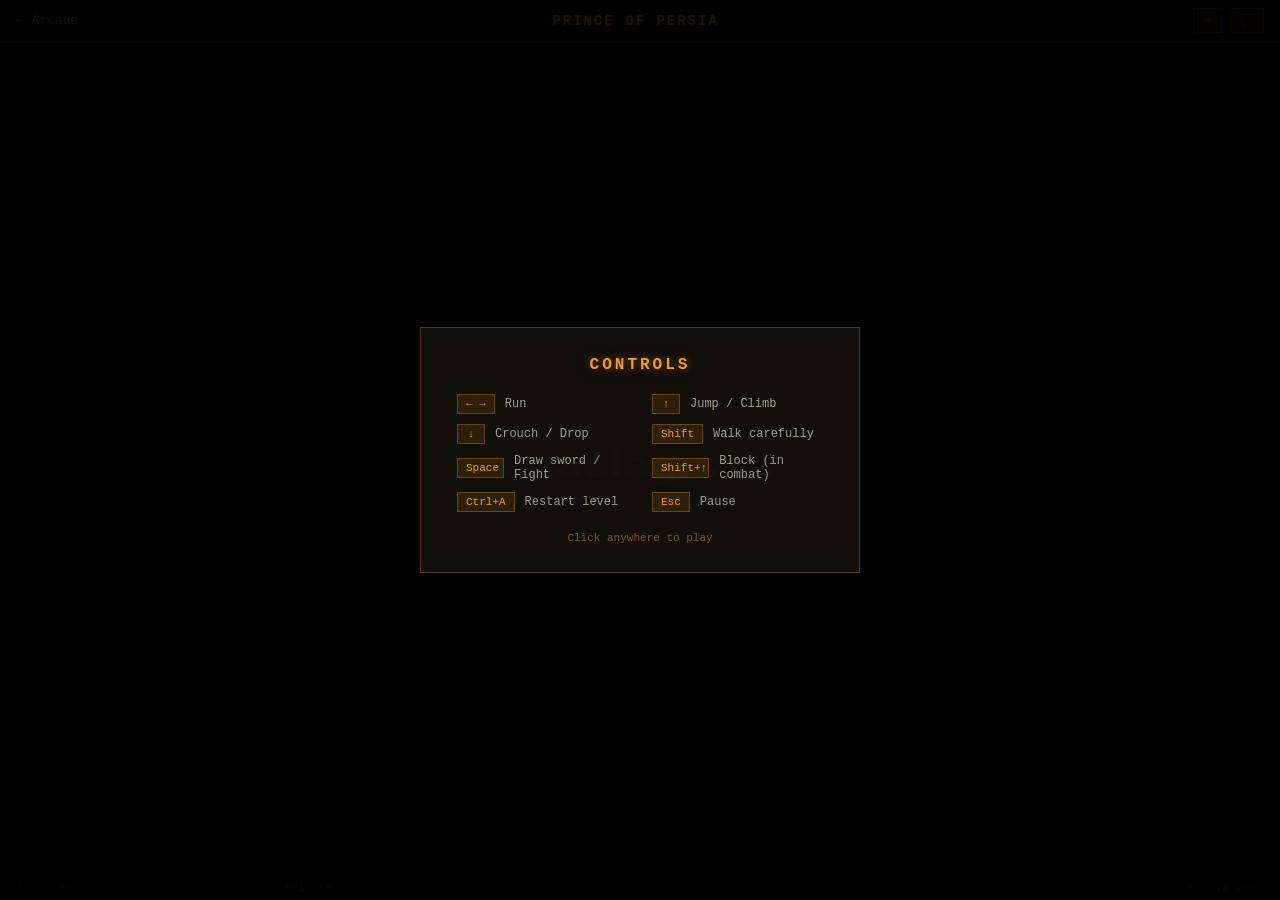
<file: prince/index.html>
<!DOCTYPE html>
<html lang="en">
<head>
  <meta charset="UTF-8">
  <meta name="viewport" content="width=device-width, height=device-height, initial-scale=1.0, maximum-scale=1.0, user-scalable=0">
  <title>Prince of Persia — Marsala Games</title>
  <meta name="description" content="Prince of Persia reimplementation in HTML5 — Marsala Games Arcade">
  <meta name="mobile-web-app-capable" content="yes">
  <meta name="apple-mobile-web-app-capable" content="yes">
  <meta name="apple-mobile-web-app-status-bar-style" content="black-translucent">
  <link rel="icon" href="data:image/svg+xml,<svg xmlns='http://www.w3.org/2000/svg' viewBox='0 0 100 100'><text y='.9em' font-size='90'>&#x2694;&#xFE0F;</text></svg>">
  <link rel="manifest" href="site.webmanifest">

  <style>
    *, *::before, *::after { margin: 0; padding: 0; box-sizing: border-box; }
    html, body { width: 100%; height: 100%; overflow: hidden; background: #000; }

    body {
      font-family: 'Courier New', monospace;
      color: #e0d8c0;
      display: flex;
      flex-direction: column;
      -webkit-touch-callout: none;
      -webkit-user-select: none;
      user-select: none;
    }

    /* ── Header bar ── */
    .header {
      display: flex;
      align-items: center;
      justify-content: space-between;
      padding: 8px 16px;
      background: rgba(0,0,0,0.9);
      border-bottom: 1px solid rgba(245,158,11,0.3);
      z-index: 20;
      flex-shrink: 0;
    }
    .header a {
      color: rgba(245,158,11,0.7);
      text-decoration: none;
      font-size: 13px;
      transition: color 0.2s;
    }
    .header a:hover { color: #f59e0b; }
    .header .title {
      font-size: 14px;
      font-weight: bold;
      color: #f59e0b;
      text-shadow: 0 0 10px rgba(245,158,11,0.5);
      letter-spacing: 2px;
      text-transform: uppercase;
    }
    .header-buttons {
      display: flex;
      gap: 8px;
    }
    .header-btn {
      background: rgba(245,158,11,0.1);
      border: 1px solid rgba(245,158,11,0.3);
      color: rgba(245,158,11,0.7);
      padding: 4px 10px;
      font-family: inherit;
      font-size: 12px;
      cursor: pointer;
      transition: all 0.2s;
    }
    .header-btn:hover {
      background: rgba(245,158,11,0.2);
      color: #f59e0b;
    }

    /* ── Game area ── */
    .game-wrapper {
      flex: 1;
      display: flex;
      align-items: center;
      justify-content: center;
      position: relative;
      background: #000;
      overflow: hidden;
    }

    #gameContainer {
      width: 100%;
      height: 100%;
    }
    #gameContainer canvas {
      width: 100% !important;
      height: 100% !important;
      object-fit: contain;
      image-rendering: pixelated;
      display: block;
    }

    /* ── Scanline CRT overlay ── */
    .scanlines {
      position: fixed;
      inset: 0;
      pointer-events: none;
      z-index: 10;
      background: repeating-linear-gradient(
        0deg,
        rgba(0,0,0,0.08) 0px,
        rgba(0,0,0,0.08) 1px,
        transparent 1px,
        transparent 3px
      );
    }

    /* ── Loading screen ── */
    .loading-overlay {
      position: absolute;
      inset: 0;
      display: flex;
      flex-direction: column;
      align-items: center;
      justify-content: center;
      background: #000;
      z-index: 30;
      transition: opacity 0.5s;
    }
    .loading-overlay.hidden {
      opacity: 0;
      pointer-events: none;
    }
    .loading-title {
      font-size: 28px;
      font-weight: bold;
      color: #f59e0b;
      text-shadow: 0 0 20px rgba(245,158,11,0.6);
      letter-spacing: 4px;
      text-transform: uppercase;
      margin-bottom: 8px;
    }
    .loading-sub {
      font-size: 12px;
      color: rgba(245,158,11,0.5);
      margin-bottom: 30px;
      letter-spacing: 2px;
    }
    .loading-bar-track {
      width: 240px;
      height: 4px;
      background: rgba(245,158,11,0.15);
      border-radius: 2px;
      overflow: hidden;
      margin-bottom: 16px;
    }
    .loading-bar-fill {
      height: 100%;
      width: 0%;
      background: #f59e0b;
      border-radius: 2px;
      transition: width 0.3s;
    }
    .loading-hint {
      font-size: 11px;
      color: rgba(245,158,11,0.4);
    }

    /* ── Controls overlay ── */
    .controls-overlay {
      position: fixed;
      inset: 0;
      display: flex;
      align-items: center;
      justify-content: center;
      background: rgba(0,0,0,0.88);
      z-index: 50;
      opacity: 1;
      transition: opacity 0.3s;
    }
    .controls-overlay.hidden {
      opacity: 0;
      pointer-events: none;
    }
    .controls-box {
      background: rgba(20,15,10,0.95);
      border: 1px solid rgba(245,158,11,0.3);
      padding: 28px 36px;
      max-width: 440px;
      width: 90%;
    }
    .controls-box h2 {
      color: #f59e0b;
      font-size: 16px;
      text-transform: uppercase;
      letter-spacing: 3px;
      margin-bottom: 20px;
      text-align: center;
      text-shadow: 0 0 10px rgba(245,158,11,0.4);
    }
    .controls-grid {
      display: grid;
      grid-template-columns: 1fr 1fr;
      gap: 10px 24px;
    }
    .control-item {
      display: flex;
      align-items: center;
      gap: 10px;
    }
    .key {
      display: inline-block;
      background: rgba(245,158,11,0.12);
      border: 1px solid rgba(245,158,11,0.3);
      color: #f59e0b;
      padding: 3px 8px;
      font-size: 11px;
      font-family: inherit;
      min-width: 28px;
      text-align: center;
    }
    .control-label {
      font-size: 12px;
      color: rgba(224,216,192,0.7);
    }
    .controls-dismiss {
      display: block;
      margin: 20px auto 0;
      font-size: 11px;
      color: rgba(245,158,11,0.5);
      text-align: center;
      animation: blink 1.5s infinite;
    }
    @keyframes blink {
      0%, 100% { opacity: 1; }
      50% { opacity: 0.3; }
    }

    /* ── Footer ── */
    .footer {
      display: flex;
      align-items: center;
      justify-content: space-between;
      padding: 6px 16px;
      background: rgba(0,0,0,0.9);
      border-top: 1px solid rgba(245,158,11,0.15);
      font-size: 10px;
      color: rgba(245,158,11,0.3);
      flex-shrink: 0;
      z-index: 20;
    }
    .footer a {
      color: rgba(245,158,11,0.4);
      text-decoration: none;
    }
    .footer a:hover { color: rgba(245,158,11,0.7); }

    /* ── Fullscreen mode ── */
    .fullscreen .header,
    .fullscreen .footer { display: none; }
    .fullscreen .game-wrapper { height: 100vh; }

    .flipped { transform: scaleY(-1); }

    @media (max-width: 600px) {
      .header .title { font-size: 12px; letter-spacing: 1px; }
      .controls-grid { grid-template-columns: 1fr; }
      .controls-box { padding: 20px; }
    }
  </style>

  <!-- PrinceJS engine -->
  <script src="lib/phaser.min.js"></script>
  <script src="src/Boot.js"></script>
  <script src="src/Preloader.js"></script>
  <script src="src/Game.js"></script>
  <script src="src/Utils.js"></script>
  <script src="src/Title.js"></script>
  <script src="src/EndTitle.js"></script>
  <script src="src/Credits.js"></script>
  <script src="src/Cutscene.js"></script>
  <script src="src/Scene.js"></script>
  <script src="src/Level.js"></script>
  <script src="src/LevelBuilder.js"></script>
  <script src="src/Actor.js"></script>
  <script src="src/Fighter.js"></script>
  <script src="src/Enemy.js"></script>
  <script src="src/Kid.js"></script>
  <script src="src/Mouse.js"></script>
  <script src="src/Interface.js"></script>
  <script src="src/tiles/Base.js"></script>
  <script src="src/tiles/Button.js"></script>
  <script src="src/tiles/Chopper.js"></script>
  <script src="src/tiles/Clock.js"></script>
  <script src="src/tiles/ExitDoor.js"></script>
  <script src="src/tiles/Gate.js"></script>
  <script src="src/tiles/Loose.js"></script>
  <script src="src/tiles/Mirror.js"></script>
  <script src="src/tiles/Potion.js"></script>
  <script src="src/tiles/Skeleton.js"></script>
  <script src="src/tiles/Spikes.js"></script>
  <script src="src/tiles/Star.js"></script>
  <script src="src/tiles/Sword.js"></script>
  <script src="src/tiles/Torch.js"></script>
</head>
<body oncontextmenu="return false;">
  <div class="scanlines"></div>

  <!-- Header -->
  <div class="header">
    <a href="/">&#8592; Arcade</a>
    <span class="title">Prince of Persia</span>
    <div class="header-buttons">
      <button class="header-btn" id="btnControls" title="Controls">&#9000;</button>
      <button class="header-btn" id="btnFullscreen" title="Fullscreen">&#x26F6;</button>
    </div>
  </div>

  <!-- Game -->
  <div class="game-wrapper">
    <div class="loading-overlay" id="loadingOverlay">
      <div class="loading-title">Prince of Persia</div>
      <div class="loading-sub">HTML5 Reimplementation</div>
      <div class="loading-bar-track">
        <div class="loading-bar-fill" id="loadingBar"></div>
      </div>
      <div class="loading-hint">Arrow keys to move &middot; Shift = careful &middot; Space = fight</div>
    </div>
    <div id="gameContainer"></div>
  </div>

  <!-- Controls overlay -->
  <div class="controls-overlay hidden" id="controlsOverlay">
    <div class="controls-box">
      <h2>Controls</h2>
      <div class="controls-grid">
        <div class="control-item"><span class="key">&#8592; &#8594;</span><span class="control-label">Run</span></div>
        <div class="control-item"><span class="key">&#8593;</span><span class="control-label">Jump / Climb</span></div>
        <div class="control-item"><span class="key">&#8595;</span><span class="control-label">Crouch / Drop</span></div>
        <div class="control-item"><span class="key">Shift</span><span class="control-label">Walk carefully</span></div>
        <div class="control-item"><span class="key">Space</span><span class="control-label">Draw sword / Fight</span></div>
        <div class="control-item"><span class="key">Shift+&#8593;</span><span class="control-label">Block (in combat)</span></div>
        <div class="control-item"><span class="key">Ctrl+A</span><span class="control-label">Restart level</span></div>
        <div class="control-item"><span class="key">Esc</span><span class="control-label">Pause</span></div>
      </div>
      <span class="controls-dismiss">Click anywhere to play</span>
    </div>
  </div>

  <!-- Footer -->
  <div class="footer">
    <span>Jordan Mechner / Broderbund (1989) &middot; Engine: <a href="https://github.com/oklemenz/PrinceJS" target="_blank" rel="noopener">PrinceJS</a></span>
    <a href="/">Marsala Games</a>
  </div>

  <script>
    // ── Loading progress simulation ──
    const loadingBar = document.getElementById('loadingBar');
    const loadingOverlay = document.getElementById('loadingOverlay');
    let loadProgress = 0;
    const loadInterval = setInterval(() => {
      loadProgress += Math.random() * 15 + 5;
      if (loadProgress > 90) loadProgress = 90;
      loadingBar.style.width = loadProgress + '%';
    }, 300);

    // ── Start PrinceJS game ──
    window.onload = () => {
      const game = new Phaser.Game(640, 400, Phaser.AUTO, 'gameContainer', null, false, false);
      game.state.add('Boot', PrinceJS.Boot);
      game.state.add('Preloader', PrinceJS.Preloader);
      game.state.add('Game', PrinceJS.Game);
      game.state.add('Title', PrinceJS.Title);
      game.state.add('EndTitle', PrinceJS.EndTitle);
      game.state.add('Credits', PrinceJS.Credits);
      game.state.add('Cutscene', PrinceJS.Cutscene);
      game.state.start('Boot');

      // Hide loading when Phaser creates its canvas
      const checkCanvas = setInterval(() => {
        const canvas = document.querySelector('#gameContainer canvas');
        if (canvas) {
          clearInterval(checkCanvas);
          clearInterval(loadInterval);
          loadingBar.style.width = '100%';
          setTimeout(() => loadingOverlay.classList.add('hidden'), 400);
        }
      }, 200);

      // Fallback: hide loading after 8s regardless
      setTimeout(() => {
        clearInterval(loadInterval);
        clearInterval(checkCanvas);
        loadingBar.style.width = '100%';
        loadingOverlay.classList.add('hidden');
      }, 8000);
    };

    // ── Controls overlay ──
    const controlsOverlay = document.getElementById('controlsOverlay');
    const btnControls = document.getElementById('btnControls');

    // Show controls on first visit
    if (!localStorage.getItem('prince_controls_seen')) {
      controlsOverlay.classList.remove('hidden');
      localStorage.setItem('prince_controls_seen', '1');
    }

    controlsOverlay.addEventListener('click', () => {
      controlsOverlay.classList.add('hidden');
    });
    btnControls.addEventListener('click', () => {
      controlsOverlay.classList.toggle('hidden');
    });

    // ── Fullscreen ──
    const btnFullscreen = document.getElementById('btnFullscreen');
    btnFullscreen.addEventListener('click', toggleFullscreen);
    document.addEventListener('keydown', (e) => {
      if (e.key === 'F11') { e.preventDefault(); toggleFullscreen(); }
    });

    function toggleFullscreen() {
      if (!document.fullscreenElement) {
        document.documentElement.requestFullscreen().then(() => {
          document.body.classList.add('fullscreen');
        }).catch(() => {});
      } else {
        document.exitFullscreen().then(() => {
          document.body.classList.remove('fullscreen');
        }).catch(() => {});
      }
    }
    document.addEventListener('fullscreenchange', () => {
      if (!document.fullscreenElement) document.body.classList.remove('fullscreen');
    });
  </script>
</body>
</html>
</file>
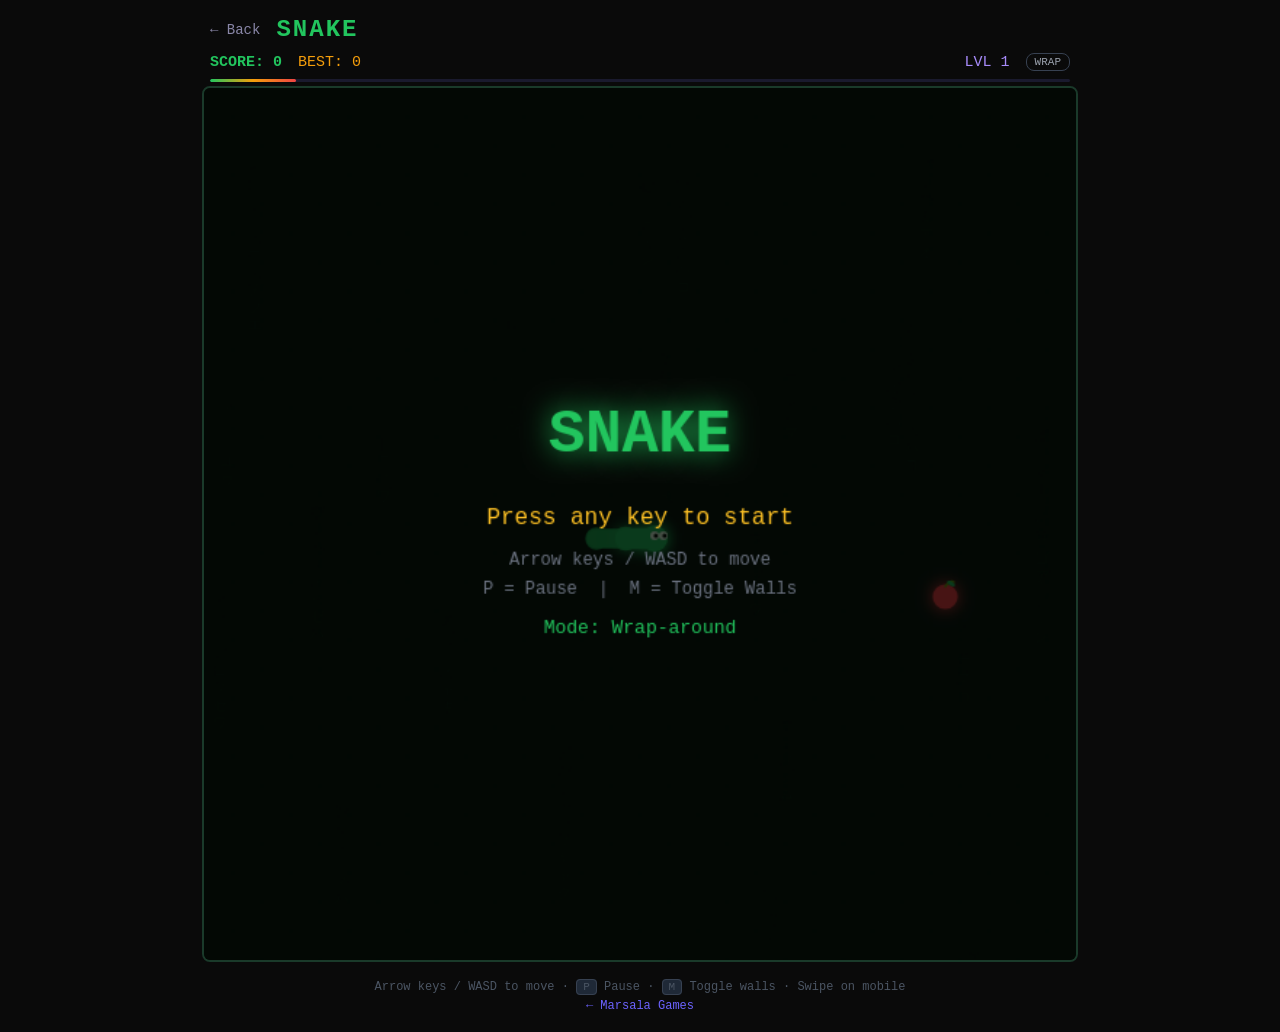
<file: snake/index.html>
<!DOCTYPE html>
<html lang="en">
<head>
  <meta charset="UTF-8">
  <meta name="viewport" content="width=device-width, initial-scale=1.0, maximum-scale=1.0, user-scalable=no">
  <title>Snake — Marsala Games</title>
  <link rel="icon" href="data:image/svg+xml,<svg xmlns='http://www.w3.org/2000/svg' viewBox='0 0 100 100'><text y='.9em' font-size='90'>🐍</text></svg>">
  <style>
    *,*::before,*::after{margin:0;padding:0;box-sizing:border-box;}
    body{font-family:'Courier New',monospace;background:#0a0a0a;color:#e8e6f0;min-height:100vh;display:flex;flex-direction:column;align-items:center;overflow-x:hidden;}
    .header{width:100%;max-width:900px;padding:16px 20px 6px;display:flex;align-items:center;gap:16px;}
    .back-btn{color:#8a87a8;text-decoration:none;font-size:14px;transition:color .2s;}.back-btn:hover{color:#22c55e;}
    .header h1{font-size:24px;color:#22c55e;flex:1;letter-spacing:2px;}
    .hud{width:100%;max-width:900px;padding:4px 20px 8px;display:flex;justify-content:space-between;align-items:center;font-size:15px;flex-wrap:wrap;gap:6px 12px;}
    .hud-left,.hud-right{display:flex;gap:16px;align-items:center;}
    .hud .score{color:#22c55e;font-weight:bold;} .hud .high{color:#f59e0b;} .hud .level{color:#a78bfa;}
    .hud .combo{color:#f472b6;opacity:0;transition:opacity .3s;} .hud .combo.active{opacity:1;}
    .hud .mode-badge{font-size:11px;padding:2px 8px;border-radius:8px;border:1px solid #374151;color:#9ca3af;cursor:pointer;user-select:none;transition:all .2s;}
    .hud .mode-badge:hover{border-color:#22c55e;color:#22c55e;}
    .hud .mode-badge.walls{border-color:#ef4444;color:#ef4444;}
    .speed-bar-wrap{width:100%;max-width:900px;padding:0 20px 4px;}
    .speed-bar{height:3px;background:#1a1a2e;border-radius:2px;overflow:hidden;}
    .speed-bar-fill{height:100%;background:linear-gradient(90deg,#22c55e,#f59e0b,#ef4444);width:10%;transition:width .5s ease;border-radius:2px;}
    .canvas-wrapper{width:100%;max-width:900px;padding:0 12px;position:relative;}
    canvas{width:100%;height:auto;border:2px solid #1a3a2a;border-radius:8px;display:block;background:#0a1a0f;touch-action:none;}
    .mobile-controls{display:none;grid-template-areas:"_ up _" "left down right";grid-template-columns:repeat(3,64px);gap:8px;margin-top:16px;justify-content:center;}
    .mobile-controls button{width:64px;height:64px;background:#1f2937;border:1px solid #374151;border-radius:14px;color:#e5e7eb;font-size:26px;cursor:pointer;user-select:none;-webkit-user-select:none;transition:background .1s,transform .1s;-webkit-tap-highlight-color:transparent;}
    .mobile-controls button:active{background:#374151;transform:scale(0.92);}
    .mc-up{grid-area:up;}.mc-down{grid-area:down;}.mc-left{grid-area:left;}.mc-right{grid-area:right;}
    .footer-note{padding:16px;text-align:center;font-size:12px;color:#4b5563;max-width:900px;line-height:1.6;}
    .footer-note a{color:#6c63ff;text-decoration:none;}
    .footer-note kbd{background:#1f2937;padding:1px 6px;border-radius:4px;font-size:11px;border:1px solid #374151;}
    @media(max-width:600px){.mobile-controls{display:grid;}}
    @media(max-width:480px){.header h1{font-size:20px;}.hud{font-size:12px;}.hud-left,.hud-right{gap:8px;}}
  </style>
</head>
<body>
  <div class="header">
    <a href="/" class="back-btn">&larr; Back</a>
    <h1>SNAKE</h1>
  </div>
  <div class="hud">
    <div class="hud-left">
      <span class="score" id="hud-score">SCORE: 0</span>
      <span class="high" id="hud-high">BEST: 0</span>
      <span class="combo" id="hud-combo">COMBO x1</span>
    </div>
    <div class="hud-right">
      <span class="level" id="hud-level">LVL 1</span>
      <span class="mode-badge" id="hud-mode" title="Click to toggle walls">WRAP</span>
    </div>
  </div>
  <div class="speed-bar-wrap"><div class="speed-bar"><div class="speed-bar-fill" id="speed-fill"></div></div></div>
  <div class="canvas-wrapper">
    <canvas id="game" width="600" height="600"></canvas>
  </div>
  <div class="mobile-controls">
    <button class="mc-up" ontouchstart="setDir(0,-1)" onclick="setDir(0,-1)">&#9650;</button>
    <button class="mc-left" ontouchstart="setDir(-1,0)" onclick="setDir(-1,0)">&#9664;</button>
    <button class="mc-down" ontouchstart="setDir(0,1)" onclick="setDir(0,1)">&#9660;</button>
    <button class="mc-right" ontouchstart="setDir(1,0)" onclick="setDir(1,0)">&#9654;</button>
  </div>
  <div class="footer-note">
    Arrow keys / WASD to move &middot; <kbd>P</kbd> Pause &middot; <kbd>M</kbd> Toggle walls &middot; Swipe on mobile
    <br><a href="/">&larr; Marsala Games</a>
  </div>

<script>
// =====================================================
//  SNAKE v2 — Marsala Games
//  Single-file, vanilla JS + Canvas + Web Audio API
// =====================================================

const canvas = document.getElementById('game');
const ctx = canvas.getContext('2d');

// Grid config
const GRID = 20, COLS = 30, ROWS = 30;
const W = COLS * GRID, H = ROWS * GRID;
canvas.width = W; canvas.height = H;

// ---- Web Audio ----
let audioCtx = null;
function ensureAudio() {
  if (!audioCtx) audioCtx = new (window.AudioContext || window.webkitAudioContext)();
  if (audioCtx.state === 'suspended') audioCtx.resume();
}
function playTone(freq, dur, type, vol, slide) {
  if (!audioCtx) return;
  const t = audioCtx.currentTime;
  const o = audioCtx.createOscillator();
  const g = audioCtx.createGain();
  o.type = type || 'square';
  o.frequency.setValueAtTime(freq, t);
  if (slide) o.frequency.exponentialRampToValueAtTime(slide, t + dur);
  g.gain.setValueAtTime(vol || 0.08, t);
  g.gain.exponentialRampToValueAtTime(0.001, t + dur);
  o.connect(g); g.connect(audioCtx.destination);
  o.start(t); o.stop(t + dur);
}
function sfxEat() { playTone(600, 0.1, 'square', 0.07); playTone(900, 0.08, 'square', 0.05); }
function sfxSpecial() { playTone(800, 0.08, 'sine', 0.06); playTone(1000, 0.08, 'sine', 0.06); playTone(1300, 0.12, 'sine', 0.07); }
function sfxDeath() { playTone(300, 0.3, 'sawtooth', 0.1, 60); playTone(200, 0.4, 'square', 0.06, 40); }
function sfxLevelUp() { playTone(500, 0.08, 'square', 0.06); playTone(700, 0.08, 'square', 0.06); playTone(1000, 0.15, 'sine', 0.08); }
function sfxSpeedUp() { playTone(400, 0.06, 'triangle', 0.04); playTone(550, 0.08, 'triangle', 0.05); }
function sfxPause() { playTone(350, 0.06, 'triangle', 0.04); }

// ---- State ----
let snake, dir, nextDir, inputQueue;
let foods, obstacles;
let score, displayScore, highScore, level, speed;
let state; // 'ready' | 'playing' | 'paused' | 'over'
let lastUpdate, growCount, frame;
let particles, trails;
let combo, comboTimer;
let wrapMode; // true = wrap around, false = walls kill
let shakeX, shakeY, shakeDur;
let matrixDrops;
let interpT; // interpolation progress 0-1

// HUD elements
const hudScore = document.getElementById('hud-score');
const hudHigh = document.getElementById('hud-high');
const hudCombo = document.getElementById('hud-combo');
const hudLevel = document.getElementById('hud-level');
const hudMode = document.getElementById('hud-mode');
const speedFill = document.getElementById('speed-fill');

highScore = parseInt(localStorage.getItem('snake-high2') || '0');
wrapMode = localStorage.getItem('snake-wrap') !== 'false';

// ---- Food types ----
const FOOD_TYPES = {
  apple:   { color: '#ef4444', glow: '#ef4444', points: 10,  grow: 1, label: 'APPLE',   shape: 'circle' },
  star:    { color: '#fbbf24', glow: '#f59e0b', points: 50,  grow: 2, label: 'BONUS!',  shape: 'star', timed: true, duration: 200 },
  diamond: { color: '#38bdf8', glow: '#0ea5e9', points: 20,  grow: 1, label: 'SPEED!',  shape: 'diamond', effect: 'speed', timed: true, duration: 250 },
  gem:     { color: '#c084fc', glow: '#a855f7', points: 15,  grow: 1, label: 'x2 MULTI', shape: 'gem', effect: 'multiplier', timed: true, duration: 180 },
};

// ---- Matrix rain drops ----
function initMatrix() {
  matrixDrops = [];
  for (let i = 0; i < 25; i++) {
    matrixDrops.push({
      x: Math.random() * W,
      y: Math.random() * H,
      speed: 0.3 + Math.random() * 0.8,
      chars: [],
      len: 4 + Math.floor(Math.random() * 8),
      timer: 0,
      interval: 2 + Math.floor(Math.random() * 4)
    });
    const d = matrixDrops[i];
    for (let j = 0; j < d.len; j++) {
      d.chars.push(String.fromCharCode(0x30A0 + Math.floor(Math.random() * 96)));
    }
  }
}

// ---- Init ----
function init() {
  const mid = Math.floor(COLS / 2);
  const midY = Math.floor(ROWS / 2);
  snake = [];
  for (let i = 0; i < 3; i++) snake.push({ x: mid - i, y: midY, px: mid - i, py: midY });
  dir = { x: 1, y: 0 }; nextDir = { x: 1, y: 0 }; inputQueue = [];
  score = 0; displayScore = 0; level = 1; speed = 1; growCount = 0; frame = 0;
  combo = 0; comboTimer = 0;
  particles = []; trails = [];
  foods = [];
  obstacles = [];
  shakeX = 0; shakeY = 0; shakeDur = 0;
  interpT = 1;
  state = 'ready';
  placeFood('apple');
  updateHUD();
}

function placeFood(type) {
  let fx, fy, tries = 0;
  do {
    fx = Math.floor(Math.random() * COLS);
    fy = Math.floor(Math.random() * ROWS);
    tries++;
  } while (tries < 500 && (
    snake.some(s => s.x === fx && s.y === fy) ||
    foods.some(f => f.x === fx && f.y === fy) ||
    obstacles.some(o => o.x === fx && o.y === fy)
  ));
  const ft = FOOD_TYPES[type];
  const f = { x: fx, y: fy, type: type, life: ft.timed ? ft.duration : -1, maxLife: ft.timed ? ft.duration : 1, age: 0 };
  foods.push(f);
  return f;
}

function spawnSpecialFood() {
  const types = ['star', 'diamond', 'gem'];
  const roll = Math.random();
  let pick;
  if (roll < 0.4) pick = 'star';
  else if (roll < 0.7) pick = 'diamond';
  else pick = 'gem';
  // Only one of each type
  if (!foods.some(f => f.type === pick)) placeFood(pick);
}

function spawnObstacles() {
  obstacles = [];
  if (level < 3) return;
  const count = Math.min(level - 2, 12);
  for (let i = 0; i < count; i++) {
    let ox, oy, tries = 0;
    do {
      ox = Math.floor(Math.random() * COLS);
      oy = Math.floor(Math.random() * ROWS);
      tries++;
    } while (tries < 300 && (
      snake.some(s => Math.abs(s.x - ox) < 3 && Math.abs(s.y - oy) < 3) ||
      foods.some(f => f.x === ox && f.y === oy) ||
      obstacles.some(o => o.x === ox && o.y === oy) ||
      (ox < 3 || ox > COLS - 4) && (oy < 3 || oy > ROWS - 4)
    ));
    obstacles.push({ x: ox, y: oy });
  }
}

// ---- HUD ----
function updateHUD() {
  hudHigh.textContent = 'BEST: ' + highScore;
  hudLevel.textContent = 'LVL ' + level;
  hudMode.textContent = wrapMode ? 'WRAP' : 'WALLS';
  hudMode.className = 'mode-badge' + (wrapMode ? '' : ' walls');
  speedFill.style.width = Math.min(100, speed * 10) + '%';
  if (combo > 1) {
    hudCombo.textContent = 'COMBO x' + combo;
    hudCombo.className = 'combo active';
  } else {
    hudCombo.className = 'combo';
  }
}

// ---- Particles ----
function addParticles(x, y, color, count, spread, sizeMin, sizeMax) {
  spread = spread || 4;
  sizeMin = sizeMin || 2;
  sizeMax = sizeMax || 4;
  for (let i = 0; i < count; i++) {
    const angle = Math.random() * Math.PI * 2;
    const spd = Math.random() * spread;
    particles.push({
      x: x, y: y,
      vx: Math.cos(angle) * spd,
      vy: Math.sin(angle) * spd,
      life: 25 + Math.random() * 20,
      maxLife: 45,
      color: color,
      r: sizeMin + Math.random() * (sizeMax - sizeMin),
      grav: 0.03 + Math.random() * 0.04
    });
  }
}

function addTrail(x, y, color) {
  trails.push({ x: x, y: y, life: 12, maxLife: 12, color: color, r: 3 + Math.random() * 2 });
}

function deathExplosion() {
  for (let i = 0; i < snake.length; i++) {
    const s = snake[i];
    const cx = s.x * GRID + GRID / 2;
    const cy = s.y * GRID + GRID / 2;
    const t = 1 - i / snake.length;
    const hue = Math.floor(120 * t + 0 * (1 - t));
    addParticles(cx, cy, `hsl(${hue},80%,50%)`, 3, 5, 2, 5);
  }
  addParticles(snake[0].x * GRID + GRID / 2, snake[0].y * GRID + GRID / 2, '#ef4444', 30, 7, 3, 7);
}

// ---- Screen shake ----
function triggerShake(dur, mag) {
  shakeDur = dur;
  shakeX = (Math.random() - 0.5) * mag;
  shakeY = (Math.random() - 0.5) * mag;
}

// ---- Speed & Level ----
function getInterval() { return Math.max(38, 125 - speed * 7.5); }

function checkLevelUp() {
  const newLevel = Math.floor(score / 100) + 1;
  if (newLevel > level) {
    level = newLevel;
    sfxLevelUp();
    spawnObstacles();
    addParticles(W / 2, H / 2, '#a78bfa', 25, 8, 2, 5);
  }
  const newSpeed = Math.min(10, 1 + Math.floor(score / 50) * 0.5 + level * 0.3);
  if (newSpeed > speed + 0.3) {
    sfxSpeedUp();
  }
  speed = newSpeed;
}

// ---- Update ----
function update() {
  if (state !== 'playing') return;

  // Process input queue
  if (inputQueue.length > 0) {
    const nd = inputQueue.shift();
    if (nd.x !== -dir.x || nd.y !== -dir.y) {
      nextDir = nd;
    }
  }

  dir = { ...nextDir };

  // Store previous positions for interpolation
  for (let i = 0; i < snake.length; i++) {
    snake[i].px = snake[i].x;
    snake[i].py = snake[i].y;
  }

  const head = { x: snake[0].x + dir.x, y: snake[0].y + dir.y, px: snake[0].x, py: snake[0].y };

  // Wall handling
  if (wrapMode) {
    if (head.x < 0) head.x = COLS - 1;
    if (head.x >= COLS) head.x = 0;
    if (head.y < 0) head.y = ROWS - 1;
    if (head.y >= ROWS) head.y = 0;
  } else {
    if (head.x < 0 || head.x >= COLS || head.y < 0 || head.y >= ROWS) {
      die(); return;
    }
  }

  // Self collision
  if (snake.some(s => s.x === head.x && s.y === head.y)) { die(); return; }

  // Obstacle collision
  if (obstacles.some(o => o.x === head.x && o.y === head.y)) { die(); return; }

  snake.unshift(head);

  // Sparkle trail
  if (frame % 3 === 0) {
    const tailSeg = snake[snake.length - 1];
    addTrail(tailSeg.x * GRID + GRID / 2, tailSeg.y * GRID + GRID / 2, 'rgba(34,197,94,0.3)');
  }

  // Food collision
  let ate = false;
  for (let i = foods.length - 1; i >= 0; i--) {
    const f = foods[i];
    if (head.x === f.x && head.y === f.y) {
      const ft = FOOD_TYPES[f.type];
      let pts = ft.points;

      // Multiplier effect active?
      const hasMulti = foods.some(ff => ff.type === 'gem' && ff.active);
      // Actually the multiplier is from combo or a global state
      if (combo > 1) pts = Math.floor(pts * (1 + combo * 0.25));

      score += pts;
      growCount += ft.grow;

      // Visual and audio
      const fcx = f.x * GRID + GRID / 2, fcy = f.y * GRID + GRID / 2;
      addParticles(fcx, fcy, ft.color, f.type === 'apple' ? 12 : 20, f.type === 'apple' ? 4 : 6, 2, 5);

      if (f.type === 'apple') {
        sfxEat();
      } else {
        sfxSpecial();
      }

      // Floating score text
      particles.push({
        x: fcx, y: fcy - 10, vx: 0, vy: -1.2,
        life: 40, maxLife: 40,
        color: ft.color, r: 0, text: '+' + pts, isText: true
      });

      foods.splice(i, 1);

      // Combo system
      comboTimer = 90; // frames
      combo++;

      ate = true;

      // Speed effect
      if (ft.effect === 'speed') {
        speed = Math.min(10, speed + 1.5);
      }

      // Replace apple immediately
      if (f.type === 'apple') placeFood('apple');

      break;
    }
  }

  if (!ate) {
    if (comboTimer > 0) comboTimer--;
    if (comboTimer <= 0) combo = 0;
  }

  if (growCount > 0) growCount--;
  else snake.pop();

  // Update food timers
  for (let i = foods.length - 1; i >= 0; i--) {
    const f = foods[i];
    f.age++;
    if (f.life > 0) {
      f.life--;
      if (f.life <= 0) {
        // Expire with poof
        addParticles(f.x * GRID + GRID / 2, f.y * GRID + GRID / 2, FOOD_TYPES[f.type].color, 6, 3, 1, 3);
        foods.splice(i, 1);
      }
    }
  }

  // Spawn specials periodically
  if (frame % 120 === 0 && Math.random() < 0.35 + level * 0.05) {
    spawnSpecialFood();
  }

  // Level and speed
  checkLevelUp();

  // High score
  if (score > highScore) {
    highScore = score;
    localStorage.setItem('snake-high2', highScore);
  }

  // Reset interpolation
  interpT = 0;

  updateHUD();
}

function die() {
  state = 'over';
  sfxDeath();
  deathExplosion();
  triggerShake(20, 10);
  if (score > highScore) {
    highScore = score;
    localStorage.setItem('snake-high2', highScore);
  }
  updateHUD();
}

// ---- Drawing helpers ----
function drawStar(cx, cy, spikes, outerR, innerR, rotation) {
  ctx.beginPath();
  for (let i = 0; i < spikes * 2; i++) {
    const r = i % 2 === 0 ? outerR : innerR;
    const a = (i * Math.PI / spikes) - Math.PI / 2 + rotation;
    if (i === 0) ctx.moveTo(cx + Math.cos(a) * r, cy + Math.sin(a) * r);
    else ctx.lineTo(cx + Math.cos(a) * r, cy + Math.sin(a) * r);
  }
  ctx.closePath();
}

function drawDiamond(cx, cy, size, rotation) {
  ctx.save();
  ctx.translate(cx, cy);
  ctx.rotate(rotation);
  ctx.beginPath();
  ctx.moveTo(0, -size);
  ctx.lineTo(size * 0.6, 0);
  ctx.lineTo(0, size);
  ctx.lineTo(-size * 0.6, 0);
  ctx.closePath();
  ctx.restore();
}

function drawGem(cx, cy, size, rotation) {
  ctx.save();
  ctx.translate(cx, cy);
  ctx.rotate(rotation);
  ctx.beginPath();
  const s = size;
  ctx.moveTo(0, -s);
  ctx.lineTo(s * 0.7, -s * 0.3);
  ctx.lineTo(s * 0.5, s * 0.7);
  ctx.lineTo(-s * 0.5, s * 0.7);
  ctx.lineTo(-s * 0.7, -s * 0.3);
  ctx.closePath();
  ctx.restore();
}

// ---- Render ----
function render() {
  const now = performance.now();

  // Interpolation factor: how far between last update and next
  if (state === 'playing') {
    const interval = getInterval();
    const elapsed = now - lastUpdate;
    interpT = Math.min(1, elapsed / interval);
  }

  // Screen shake
  let sx = 0, sy = 0;
  if (shakeDur > 0) {
    sx = (Math.random() - 0.5) * shakeDur * 0.5;
    sy = (Math.random() - 0.5) * shakeDur * 0.5;
    shakeDur--;
  }

  ctx.save();
  ctx.translate(sx, sy);

  // --- Background ---
  ctx.fillStyle = '#0a1a0f';
  ctx.fillRect(-20, -20, W + 40, H + 40);

  // Matrix rain (subtle)
  ctx.font = '10px monospace';
  for (const d of matrixDrops) {
    d.timer++;
    if (d.timer >= d.interval) {
      d.timer = 0;
      d.y += d.speed * 10;
      if (d.y > H + 100) { d.y = -d.len * 12; d.x = Math.random() * W; }
      // Randomize a char
      const ri = Math.floor(Math.random() * d.len);
      d.chars[ri] = String.fromCharCode(0x30A0 + Math.floor(Math.random() * 96));
    }
    for (let j = 0; j < d.len; j++) {
      const alpha = (1 - j / d.len) * 0.06;
      ctx.fillStyle = `rgba(34,197,94,${alpha})`;
      ctx.fillText(d.chars[j], d.x, d.y - j * 12);
    }
  }

  // Grid lines (react to snake head proximity)
  for (let x = 0; x <= COLS; x++) {
    for (let y = 0; y <= ROWS; y++) {
      if ((x + y) % 2 !== 0) continue;
      const gx = x * GRID, gy = y * GRID;
      // Distance to snake head
      const hx = snake[0].x * GRID + GRID / 2;
      const hy = snake[0].y * GRID + GRID / 2;
      const dist = Math.sqrt((gx - hx) ** 2 + (gy - hy) ** 2);
      const intensity = Math.max(0.015, 0.06 - dist * 0.0003);
      ctx.fillStyle = `rgba(34,197,94,${intensity})`;
      ctx.fillRect(gx - 0.5, gy - 0.5, 1, 1);
    }
  }

  // Subtle grid lines
  ctx.strokeStyle = 'rgba(34,197,94,0.025)';
  ctx.lineWidth = 0.5;
  for (let x = 0; x <= COLS; x++) { ctx.beginPath(); ctx.moveTo(x * GRID, 0); ctx.lineTo(x * GRID, H); ctx.stroke(); }
  for (let y = 0; y <= ROWS; y++) { ctx.beginPath(); ctx.moveTo(0, y * GRID); ctx.lineTo(W, y * GRID); ctx.stroke(); }

  // --- Obstacles ---
  for (const o of obstacles) {
    const pulse = Math.sin(frame * 0.05 + o.x + o.y) * 0.15;
    ctx.fillStyle = `rgba(127,29,29,${0.6 + pulse})`;
    ctx.strokeStyle = `rgba(239,68,68,${0.3 + pulse})`;
    ctx.lineWidth = 1.5;
    ctx.beginPath();
    ctx.roundRect(o.x * GRID + 2, o.y * GRID + 2, GRID - 4, GRID - 4, 3);
    ctx.fill(); ctx.stroke();
    // X pattern
    ctx.strokeStyle = `rgba(239,68,68,${0.2 + pulse})`;
    ctx.lineWidth = 1;
    ctx.beginPath();
    ctx.moveTo(o.x * GRID + 5, o.y * GRID + 5);
    ctx.lineTo(o.x * GRID + GRID - 5, o.y * GRID + GRID - 5);
    ctx.moveTo(o.x * GRID + GRID - 5, o.y * GRID + 5);
    ctx.lineTo(o.x * GRID + 5, o.y * GRID + GRID - 5);
    ctx.stroke();
  }

  // --- Trails ---
  for (let i = trails.length - 1; i >= 0; i--) {
    const tr = trails[i];
    tr.life--;
    if (tr.life <= 0) { trails.splice(i, 1); continue; }
    const alpha = tr.life / tr.maxLife * 0.3;
    ctx.fillStyle = `rgba(34,197,94,${alpha})`;
    ctx.beginPath();
    ctx.arc(tr.x, tr.y, tr.r * (tr.life / tr.maxLife), 0, Math.PI * 2);
    ctx.fill();
  }

  // --- Snake body ---
  const snakeLen = snake.length;
  // Draw from tail to head so head is on top
  for (let i = snakeLen - 1; i >= 0; i--) {
    const s = snake[i];
    // Interpolated position
    let ix, iy;
    if (state === 'playing' || state === 'paused') {
      // Handle wrap-around interpolation
      let dx = s.x - s.px;
      let dy = s.y - s.py;
      if (Math.abs(dx) > COLS / 2) dx = dx > 0 ? dx - COLS : dx + COLS;
      if (Math.abs(dy) > ROWS / 2) dy = dy > 0 ? dy - ROWS : dy + ROWS;
      ix = (s.px + dx * interpT) * GRID + GRID / 2;
      iy = (s.py + dy * interpT) * GRID + GRID / 2;
    } else {
      ix = s.x * GRID + GRID / 2;
      iy = s.y * GRID + GRID / 2;
    }

    const t = 1 - i / snakeLen; // 1 at head, 0 at tail
    const segSize = GRID / 2 - 1 - (1 - t) * 2;

    // Gradient color along body: bright green head -> darker teal tail
    const r = Math.floor(20 + 14 * t);
    const g = Math.floor(130 + 67 * t);
    const b = Math.floor(60 + 34 * t);
    const bodyColor = `rgb(${r},${g},${b})`;

    // Glow on head
    if (i === 0) {
      ctx.shadowColor = '#22c55e';
      ctx.shadowBlur = 12 + Math.sin(frame * 0.1) * 4;
    }

    // Body segment
    ctx.fillStyle = bodyColor;
    ctx.beginPath();
    ctx.arc(ix, iy, segSize, 0, Math.PI * 2);
    ctx.fill();

    // Lighter inner highlight
    if (i < snakeLen * 0.7) {
      const grad = ctx.createRadialGradient(ix - segSize * 0.3, iy - segSize * 0.3, 0, ix, iy, segSize);
      grad.addColorStop(0, `rgba(255,255,255,${0.12 * t})`);
      grad.addColorStop(1, 'rgba(255,255,255,0)');
      ctx.fillStyle = grad;
      ctx.beginPath();
      ctx.arc(ix, iy, segSize, 0, Math.PI * 2);
      ctx.fill();
    }

    // Connect segments with thick lines for smooth body
    if (i < snakeLen - 1) {
      const ns = snake[i + 1];
      let nix, niy;
      if (state === 'playing' || state === 'paused') {
        let ndx = ns.x - ns.px;
        let ndy = ns.y - ns.py;
        if (Math.abs(ndx) > COLS / 2) ndx = ndx > 0 ? ndx - COLS : ndx + COLS;
        if (Math.abs(ndy) > ROWS / 2) ndy = ndy > 0 ? ndy - ROWS : ndy + ROWS;
        nix = (ns.px + ndx * interpT) * GRID + GRID / 2;
        niy = (ns.py + ndy * interpT) * GRID + GRID / 2;
      } else {
        nix = ns.x * GRID + GRID / 2;
        niy = ns.y * GRID + GRID / 2;
      }
      // Only connect if close (not wrapping)
      const ddx = Math.abs(ix - nix), ddy = Math.abs(iy - niy);
      if (ddx < GRID * 2 && ddy < GRID * 2) {
        const nt = 1 - (i + 1) / snakeLen;
        const nextSize = GRID / 2 - 1 - (1 - nt) * 2;
        ctx.strokeStyle = bodyColor;
        ctx.lineWidth = (segSize + nextSize) * 0.85;
        ctx.lineCap = 'round';
        ctx.beginPath();
        ctx.moveTo(ix, iy);
        ctx.lineTo(nix, niy);
        ctx.stroke();
      }
    }

    ctx.shadowBlur = 0;

    // Head eyes
    if (i === 0) {
      const ex = dir.x * 3;
      const ey = dir.y * 3;
      // Eye whites
      ctx.fillStyle = '#e0ffe0';
      ctx.beginPath();
      ctx.arc(ix - 3 + ex, iy - 2 + ey, 3, 0, Math.PI * 2); ctx.fill();
      ctx.beginPath();
      ctx.arc(ix + 3 + ex, iy - 2 + ey, 3, 0, Math.PI * 2); ctx.fill();
      // Pupils
      ctx.fillStyle = '#0a1a0f';
      ctx.beginPath();
      ctx.arc(ix - 3 + ex * 1.3, iy - 2 + ey * 1.3, 1.5, 0, Math.PI * 2); ctx.fill();
      ctx.beginPath();
      ctx.arc(ix + 3 + ex * 1.3, iy - 2 + ey * 1.3, 1.5, 0, Math.PI * 2); ctx.fill();
    }
  }

  // --- Foods ---
  for (const f of foods) {
    const ft = FOOD_TYPES[f.type];
    const cx = f.x * GRID + GRID / 2;
    const cy = f.y * GRID + GRID / 2;
    const pulse = Math.sin(frame * 0.12 + f.x) * 2;
    const rotation = frame * 0.03;
    const baseSize = GRID / 2 - 2;

    // Timed food: blink when about to expire
    let alpha = 1;
    if (f.life > 0 && f.life < 60 && f.life % 10 < 5) alpha = 0.4;
    if (f.life > 0) alpha *= f.life / f.maxLife * 0.6 + 0.4;

    ctx.globalAlpha = alpha;
    ctx.shadowColor = ft.glow;
    ctx.shadowBlur = 10 + pulse;
    ctx.fillStyle = ft.color;

    if (ft.shape === 'circle') {
      ctx.beginPath();
      ctx.arc(cx, cy, baseSize + pulse * 0.5, 0, Math.PI * 2);
      ctx.fill();
      // Apple stem
      ctx.shadowBlur = 0;
      ctx.strokeStyle = '#65a30d';
      ctx.lineWidth = 1.5;
      ctx.beginPath();
      ctx.moveTo(cx, cy - baseSize + 1);
      ctx.quadraticCurveTo(cx + 4, cy - baseSize - 4, cx + 6, cy - baseSize - 2);
      ctx.stroke();
      // Leaf
      ctx.fillStyle = '#22c55e';
      ctx.beginPath();
      ctx.ellipse(cx + 4, cy - baseSize - 1, 3, 1.5, 0.5, 0, Math.PI * 2);
      ctx.fill();
    } else if (ft.shape === 'star') {
      drawStar(cx, cy, 5, baseSize + pulse, baseSize * 0.4, rotation);
      ctx.fill();
      // Inner glow
      ctx.fillStyle = 'rgba(255,255,255,0.3)';
      drawStar(cx, cy, 5, baseSize * 0.5, baseSize * 0.2, rotation);
      ctx.fill();
    } else if (ft.shape === 'diamond') {
      drawDiamond(cx, cy, baseSize + pulse * 0.5, rotation * 0.5);
      ctx.fill();
      // Shine
      ctx.fillStyle = 'rgba(255,255,255,0.25)';
      drawDiamond(cx - 1, cy - 2, baseSize * 0.4, rotation * 0.5);
      ctx.fill();
    } else if (ft.shape === 'gem') {
      drawGem(cx, cy, baseSize + pulse * 0.4, Math.sin(frame * 0.02) * 0.15);
      ctx.fill();
      ctx.fillStyle = 'rgba(255,255,255,0.2)';
      drawGem(cx, cy - 2, baseSize * 0.4, Math.sin(frame * 0.02) * 0.15);
      ctx.fill();
    }

    ctx.shadowBlur = 0;
    ctx.globalAlpha = 1;
  }

  // --- Particles ---
  for (let i = particles.length - 1; i >= 0; i--) {
    const p = particles[i];
    p.x += p.vx; p.y += p.vy;
    if (p.grav) p.vy += p.grav;
    p.life--;
    p.vx *= 0.97; p.vy *= 0.97;
    if (p.life <= 0) { particles.splice(i, 1); continue; }
    const lifeRatio = p.life / p.maxLife;
    ctx.globalAlpha = lifeRatio;

    if (p.isText) {
      ctx.fillStyle = p.color;
      ctx.font = 'bold 13px monospace';
      ctx.textAlign = 'center';
      ctx.fillText(p.text, p.x, p.y);
    } else {
      ctx.fillStyle = p.color;
      ctx.shadowColor = p.color;
      ctx.shadowBlur = 4;
      ctx.beginPath();
      ctx.arc(p.x, p.y, p.r * lifeRatio, 0, Math.PI * 2);
      ctx.fill();
      ctx.shadowBlur = 0;
    }
  }
  ctx.globalAlpha = 1;

  // --- Wall indicator when walls mode ---
  if (!wrapMode) {
    const wallPulse = Math.sin(frame * 0.04) * 0.15;
    ctx.strokeStyle = `rgba(239,68,68,${0.15 + wallPulse})`;
    ctx.lineWidth = 3;
    ctx.strokeRect(1.5, 1.5, W - 3, H - 3);
  }

  // --- Animated score display ---
  hudScore.textContent = 'SCORE: ' + Math.floor(displayScore);

  // --- Overlays ---
  if (state === 'ready') {
    ctx.fillStyle = 'rgba(0,0,0,0.7)';
    ctx.fillRect(0, 0, W, H);

    // Title with glow
    ctx.shadowColor = '#22c55e';
    ctx.shadowBlur = 20;
    ctx.fillStyle = '#22c55e';
    ctx.font = 'bold 42px monospace';
    ctx.textAlign = 'center';
    ctx.fillText('SNAKE', W / 2, H / 2 - 50);
    ctx.shadowBlur = 0;

    // Subtitle
    ctx.fillStyle = '#fbbf24';
    ctx.font = '16px monospace';
    ctx.fillText('Press any key to start', W / 2, H / 2);

    // Controls hint
    ctx.fillStyle = '#6b7280';
    ctx.font = '12px monospace';
    ctx.fillText('Arrow keys / WASD to move', W / 2, H / 2 + 28);
    ctx.fillText('P = Pause  |  M = Toggle Walls', W / 2, H / 2 + 48);

    // Mode indicator
    ctx.fillStyle = wrapMode ? '#22c55e' : '#ef4444';
    ctx.font = '13px monospace';
    ctx.fillText('Mode: ' + (wrapMode ? 'Wrap-around' : 'Walls kill'), W / 2, H / 2 + 75);

    // High score
    if (highScore > 0) {
      ctx.fillStyle = '#f59e0b';
      ctx.font = '14px monospace';
      ctx.fillText('High Score: ' + highScore, W / 2, H / 2 + 100);
    }
  }

  if (state === 'paused') {
    ctx.fillStyle = 'rgba(0,0,0,0.6)';
    ctx.fillRect(0, 0, W, H);
    ctx.shadowColor = '#a78bfa';
    ctx.shadowBlur = 15;
    ctx.fillStyle = '#a78bfa';
    ctx.font = 'bold 32px monospace';
    ctx.textAlign = 'center';
    ctx.fillText('PAUSED', W / 2, H / 2 - 10);
    ctx.shadowBlur = 0;
    ctx.fillStyle = '#9ca3af';
    ctx.font = '14px monospace';
    ctx.fillText('Press P to resume', W / 2, H / 2 + 20);
  }

  if (state === 'over') {
    ctx.fillStyle = 'rgba(0,0,0,0.75)';
    ctx.fillRect(0, 0, W, H);

    ctx.shadowColor = '#ef4444';
    ctx.shadowBlur = 20;
    ctx.fillStyle = '#ef4444';
    ctx.font = 'bold 34px monospace';
    ctx.textAlign = 'center';
    ctx.fillText('GAME OVER', W / 2, H / 2 - 30);
    ctx.shadowBlur = 0;

    ctx.fillStyle = '#e5e7eb';
    ctx.font = '18px monospace';
    ctx.fillText('Score: ' + score, W / 2, H / 2 + 8);

    ctx.fillStyle = '#a78bfa';
    ctx.font = '14px monospace';
    ctx.fillText('Level ' + level, W / 2, H / 2 + 32);

    if (score >= highScore && score > 0) {
      // Glowing high score
      const glow = Math.sin(frame * 0.15) * 8 + 12;
      ctx.shadowColor = '#f59e0b';
      ctx.shadowBlur = glow;
      ctx.fillStyle = '#fbbf24';
      ctx.font = 'bold 16px monospace';
      ctx.fillText('NEW HIGH SCORE!', W / 2, H / 2 + 58);
      ctx.shadowBlur = 0;
    }

    ctx.fillStyle = '#6b7280';
    ctx.font = '13px monospace';
    ctx.fillText('Press any key to restart', W / 2, H / 2 + 85);
  }

  ctx.restore();
}

// ---- Game loop ----
let lastFrameTime = 0;
lastUpdate = 0;

function loop(time) {
  const dt = time - lastFrameTime;
  lastFrameTime = time;

  // Animate display score toward actual score
  if (displayScore < score) {
    displayScore += Math.max(1, (score - displayScore) * 0.15);
    if (displayScore > score) displayScore = score;
    hudScore.textContent = 'SCORE: ' + Math.floor(displayScore);
  }

  frame++;

  if (state === 'playing') {
    if (time - lastUpdate >= getInterval()) {
      update();
      lastUpdate = time;
    }
  }

  render();
  requestAnimationFrame(loop);
}

// ---- Input ----
function queueDir(dx, dy) {
  // Check against last queued direction or current direction
  const last = inputQueue.length > 0 ? inputQueue[inputQueue.length - 1] : dir;
  if (dx === -last.x && dy === -last.y) return; // no 180
  if (dx === last.x && dy === last.y) return; // same direction
  if (inputQueue.length < 3) inputQueue.push({ x: dx, y: dy });
}

window.addEventListener('keydown', e => {
  const key = e.key;
  if (['ArrowUp', 'ArrowDown', 'ArrowLeft', 'ArrowRight', 'w', 'a', 's', 'd', ' '].includes(key)) e.preventDefault();

  if (state === 'ready') {
    ensureAudio();
    state = 'playing'; lastUpdate = performance.now();
    return;
  }
  if (state === 'over') {
    if (key === 'm' || key === 'M') { toggleWrap(); return; }
    ensureAudio();
    init(); state = 'playing'; lastUpdate = performance.now();
    return;
  }

  // Pause
  if (key === 'p' || key === 'P') {
    if (state === 'playing') { state = 'paused'; sfxPause(); }
    else if (state === 'paused') { state = 'playing'; lastUpdate = performance.now(); sfxPause(); }
    return;
  }

  // Toggle wrap mode
  if (key === 'm' || key === 'M') {
    if (state === 'paused' || state === 'ready') toggleWrap();
    return;
  }

  if (state !== 'playing') return;

  switch (key) {
    case 'ArrowRight': case 'd': queueDir(1, 0); break;
    case 'ArrowLeft':  case 'a': queueDir(-1, 0); break;
    case 'ArrowDown':  case 's': queueDir(0, 1); break;
    case 'ArrowUp':    case 'w': queueDir(0, -1); break;
  }
});

function toggleWrap() {
  wrapMode = !wrapMode;
  localStorage.setItem('snake-wrap', wrapMode);
  updateHUD();
}

hudMode.addEventListener('click', () => {
  if (state === 'ready' || state === 'paused' || state === 'over') toggleWrap();
});

window.setDir = function(dx, dy) {
  ensureAudio();
  if (state === 'ready') { state = 'playing'; lastUpdate = performance.now(); return; }
  if (state === 'over') { init(); state = 'playing'; lastUpdate = performance.now(); return; }
  if (state === 'paused') return;
  queueDir(dx, dy);
};

// Swipe support
let touchStartX = 0, touchStartY = 0, touchStartTime = 0;
canvas.addEventListener('touchstart', e => {
  touchStartX = e.touches[0].clientX;
  touchStartY = e.touches[0].clientY;
  touchStartTime = Date.now();
  e.preventDefault();
}, { passive: false });

canvas.addEventListener('touchend', e => {
  const dx = e.changedTouches[0].clientX - touchStartX;
  const dy = e.changedTouches[0].clientY - touchStartY;
  const dist = Math.sqrt(dx * dx + dy * dy);
  const elapsed = Date.now() - touchStartTime;

  // Tap to start/restart
  if (dist < 15 && elapsed < 300) {
    if (state === 'ready' || state === 'over') {
      ensureAudio();
      if (state === 'over') init();
      state = 'playing'; lastUpdate = performance.now();
    } else if (state === 'paused') {
      state = 'playing'; lastUpdate = performance.now();
    } else if (state === 'playing') {
      state = 'paused'; sfxPause();
    }
    return;
  }

  if (dist < 20) return;
  if (Math.abs(dx) > Math.abs(dy)) setDir(dx > 0 ? 1 : -1, 0);
  else setDir(0, dy > 0 ? 1 : -1);
  e.preventDefault();
}, { passive: false });

// ---- Start ----
initMatrix();
init();
requestAnimationFrame(loop);
</script>
</body>
</html>
</file>
<file: css/style.css>
/* ═══════════════════════════════════════════════════
   Chess Arena v3 — Full Game Platform Theme
   Lobby, multiplayer, AI, replay, spectacular UI
   ═══════════════════════════════════════════════════ */

@import url('https://fonts.googleapis.com/css2?family=Inter:wght@400;500;600;700;800;900&family=JetBrains+Mono:wght@400;700&display=swap');

:root {
  --bg: #0a0a12;
  --surface: rgba(20,20,32,0.85);
  --surface2: #1e1e32;
  --surface-glass: rgba(22, 22, 38, 0.7);
  --border: rgba(60,60,100,0.4);
  --text: #e8e8f4;
  --text-muted: #6a6a9a;
  --accent: #7c6fff;
  --accent2: #a78bfa;
  --accent-glow: rgba(124, 111, 255, 0.25);
  --gold: #f0c040;
  --danger: #ef4444;
  --success: #22c55e;
  --light-sq: #c8cfe0;
  --dark-sq: #6272a4;
  --selected: rgba(124, 111, 255, 0.55);
  --legal-dot: rgba(0, 0, 0, 0.3);
  --last-move: rgba(240, 192, 64, 0.3);
  --capture-ring: rgba(239, 68, 68, 0.6);
  --sq-size: clamp(52px, 8.5vw, 74px);
}

* { margin: 0; padding: 0; box-sizing: border-box; }

body {
  background: var(--bg);
  color: var(--text);
  font-family: 'Inter', system-ui, sans-serif;
  min-height: 100vh;
  overflow-x: hidden;
}

body::before {
  content: '';
  position: fixed;
  inset: 0;
  background:
    radial-gradient(ellipse at 20% 40%, rgba(124,111,255,0.07) 0%, transparent 60%),
    radial-gradient(ellipse at 80% 20%, rgba(240,192,64,0.04) 0%, transparent 50%),
    radial-gradient(ellipse at 50% 90%, rgba(34,197,94,0.03) 0%, transparent 50%);
  animation: bgFloat 25s ease-in-out infinite alternate;
  pointer-events: none; z-index: 0;
}
@keyframes bgFloat { 0%{opacity:.5;transform:scale(1)} 100%{opacity:1;transform:scale(1.08)} }

#particle-canvas { position:fixed;inset:0;width:100%;height:100%;pointer-events:none;z-index:50; }

/* ── Screen System ────────────────────────────── */
.screen { display:none; position:relative; z-index:1; min-height:100vh; }
.screen.active { display:flex; flex-direction:column; align-items:center; }

/* ══════════════════════════════════════════════════
   LOBBY
   ══════════════════════════════════════════════════ */
.lobby {
  max-width: 680px; width: 100%; padding: 2rem 1.5rem;
  display: flex; flex-direction: column; gap: 1.5rem; align-items: center;
}

.lobby-brand { text-align: center; padding: 2rem 0 1rem; }

.brand-crown {
  font-size: 4.5rem; line-height: 1;
  filter: drop-shadow(0 0 30px rgba(240,192,64,0.4));
  animation: crownFloat 3s ease-in-out infinite;
}
@keyframes crownFloat {
  0%,100% { transform:translateY(0); }
  50% { transform:translateY(-8px); }
}

.lobby-brand h1 {
  font-size: 2.8rem; font-weight: 900; letter-spacing: 0.1em;
  background: linear-gradient(135deg, var(--accent) 0%, var(--gold) 50%, var(--accent2) 100%);
  background-size: 200% 200%;
  animation: titleShimmer 4s ease-in-out infinite;
  -webkit-background-clip: text; background-clip: text;
  -webkit-text-fill-color: transparent;
}
@keyframes titleShimmer { 0%,100%{background-position:0% 50%} 50%{background-position:100% 50%} }

.brand-sub {
  font-size: 0.75rem; letter-spacing: 0.35em; color: var(--text-muted);
  text-transform: uppercase; margin-top: 0.3rem; font-weight: 700;
}

/* Name input */
.lobby-name-input { width: 100%; max-width: 380px; }
.lobby-name-input label {
  display: block; font-size: 0.7rem; text-transform: uppercase;
  letter-spacing: 0.1em; color: var(--text-muted); margin-bottom: 0.4rem; font-weight: 700;
}
.lobby-name-input input {
  width: 100%; padding: 0.8rem 1rem; border-radius: 12px;
  border: 1px solid var(--border); background: var(--surface2);
  color: var(--text); font-size: 1rem; font-family: inherit;
  outline: none; transition: border-color 0.3s, box-shadow 0.3s;
}
.lobby-name-input input:focus {
  border-color: var(--accent); box-shadow: 0 0 20px var(--accent-glow);
}

/* Mode cards */
.lobby-modes {
  display: grid; grid-template-columns: repeat(2, 1fr);
  gap: 0.8rem; width: 100%;
}

.mode-card {
  background: var(--surface-glass); backdrop-filter: blur(12px);
  border: 1px solid var(--border); border-radius: 16px;
  padding: 1.5rem 1rem; cursor: pointer; transition: all 0.3s cubic-bezier(0.23,1,0.32,1);
  display: flex; flex-direction: column; align-items: center; gap: 0.4rem;
  text-align: center; position: relative; overflow: hidden;
}

.mode-card:hover {
  border-color: var(--accent); transform: translateY(-4px);
  box-shadow: 0 8px 30px rgba(124,111,255,0.15);
}

.mode-card.selected { border-color: var(--accent); background: rgba(124,111,255,0.1); }

.mode-card.featured {
  border-color: rgba(240,192,64,0.3);
  background: linear-gradient(135deg, rgba(240,192,64,0.08), rgba(124,111,255,0.08));
}
.mode-card.featured:hover { border-color: var(--gold); box-shadow: 0 8px 30px rgba(240,192,64,0.15); }

.mode-badge {
  position: absolute; top: 8px; right: 8px;
  background: linear-gradient(135deg, var(--gold), #e8a020);
  color: #000; font-size: 0.55rem; font-weight: 800;
  padding: 2px 8px; border-radius: 6px; letter-spacing: 0.08em;
}

.mode-icon { font-size: 2.2rem; line-height: 1; margin-bottom: 0.2rem; }
.mode-title { font-weight: 800; font-size: 1rem; letter-spacing: 0.03em; }
.mode-desc { font-size: 0.72rem; color: var(--text-muted); }

/* Lobby options panels */
.lobby-options {
  width: 100%; max-width: 460px; padding: 1.2rem;
  background: var(--surface-glass); backdrop-filter: blur(12px);
  border: 1px solid var(--border); border-radius: 16px;
  animation: slideUp 0.3s ease;
}
.lobby-options.hidden { display: none; }
.lobby-options h3 { font-size: 0.75rem; text-transform: uppercase; letter-spacing: 0.1em; color: var(--text-muted); margin-bottom: 0.8rem; font-weight: 700; }

@keyframes slideUp { 0%{opacity:0;transform:translateY(12px)} 100%{opacity:1;transform:translateY(0)} }

/* Difficulty buttons */
.difficulty-row, .color-row { display: flex; gap: 0.5rem; margin-bottom: 1rem; }
.diff-btn, .color-btn {
  flex: 1; padding: 0.6rem; border-radius: 10px;
  border: 1px solid var(--border); background: var(--surface2);
  color: var(--text); font-size: 0.8rem; font-weight: 600;
  cursor: pointer; transition: all 0.2s;
}
.diff-btn:hover, .color-btn:hover { border-color: var(--accent); }
.diff-btn.active, .color-btn.active {
  background: var(--accent); border-color: var(--accent); color: #fff;
}

.color-choice { margin-top: 0.5rem; }

/* Join input */
.join-row { display: flex; gap: 0.5rem; }
.code-input {
  flex: 1; padding: 0.8rem 1rem; border-radius: 10px; border: 1px solid var(--border);
  background: var(--surface2); color: var(--text); font-size: 1.2rem;
  font-family: 'JetBrains Mono', monospace; letter-spacing: 0.2em;
  text-align: center; text-transform: uppercase; outline: none;
}
.code-input:focus { border-color: var(--accent); box-shadow: 0 0 20px var(--accent-glow); }

/* Share box */
.share-box { text-align: center; padding: 1rem 0; }
.share-code {
  font-family: 'JetBrains Mono', monospace; font-size: 2.5rem; font-weight: 900;
  letter-spacing: 0.3em; color: var(--gold);
  text-shadow: 0 0 20px rgba(240,192,64,0.4);
}
.share-link-row { display: flex; gap: 0.5rem; margin-top: 0.8rem; }
.share-link-input {
  flex: 1; padding: 0.5rem 0.8rem; border-radius: 8px; border: 1px solid var(--border);
  background: var(--surface2); color: var(--text-muted); font-size: 0.8rem;
  font-family: 'JetBrains Mono', monospace; outline: none;
}
.share-hint { font-size: 0.75rem; color: var(--text-muted); margin-top: 0.6rem; }

/* Waiting status */
.waiting-status {
  display: flex; align-items: center; gap: 0.8rem;
  justify-content: center; padding: 0.8rem; color: var(--text-muted);
}
.spinner {
  width: 20px; height: 20px; border: 2px solid var(--border);
  border-top-color: var(--accent); border-radius: 50%;
  animation: spin 1s linear infinite;
}
@keyframes spin { to { transform: rotate(360deg); } }

/* ══════════════════════════════════════════════════
   GAME SCREEN
   ══════════════════════════════════════════════════ */
#screen-game { min-height: 100vh; }

header {
  display: flex; align-items: center; gap: 1rem;
  padding: 0.8rem 1.5rem; width: 100%;
  background: linear-gradient(180deg, rgba(20,20,32,0.9) 0%, transparent 100%);
}
header h1 {
  font-size: 1.2rem; font-weight: 800; letter-spacing: 0.08em;
  background: linear-gradient(135deg, var(--accent), var(--gold));
  -webkit-background-clip: text; background-clip: text;
  -webkit-text-fill-color: transparent;
}
.btn-back {
  background: none; border: 1px solid var(--border); color: var(--text);
  width: 36px; height: 36px; border-radius: 10px; cursor: pointer;
  font-size: 1.1rem; transition: all 0.2s; display: flex; align-items: center; justify-content: center;
}
.btn-back:hover { border-color: var(--accent); background: rgba(124,111,255,0.1); }

.header-badges { display: flex; gap: 0.4rem; margin-left: auto; }
.badge {
  font-size: 0.6rem; font-weight: 800; letter-spacing: 0.08em;
  padding: 3px 10px; border-radius: 6px;
  background: var(--surface2); color: var(--text-muted); border: 1px solid var(--border);
}
.badge-green { background: rgba(34,197,94,0.15); color: var(--success); border-color: rgba(34,197,94,0.3); }

.game-container {
  display: flex; gap: 1.2rem; padding: 0 1.5rem 2rem;
  max-width: 1200px; width: 100%; justify-content: center;
  align-items: flex-start; flex-wrap: wrap;
}

/* Board area */
.board-area { display: flex; flex-direction: column; gap: 0.5rem; }

/* Player bars */
.player-bar {
  display: flex; align-items: center; justify-content: space-between;
  padding: 0.5rem 0.8rem; background: var(--surface-glass);
  backdrop-filter: blur(8px); border-radius: 10px;
  border: 1px solid var(--border); gap: 0.8rem;
}
.player-info { display: flex; align-items: center; gap: 0.5rem; }
.player-piece { font-size: 1.4rem; }
.player-name { font-weight: 700; font-size: 0.9rem; }
.captured-inline { font-size: 0.9rem; opacity: 0.6; margin-left: 0.3rem; }

/* ── Eval Bar ─────────────────────────────────── */
.eval-bar {
  width: 18px; height: calc(var(--sq-size) * 8 + 100px);
  background: #1a1a28; border-radius: 9px; overflow: hidden;
  border: 1px solid var(--border); align-self: center;
  display: flex; flex-direction: column-reverse;
}
.eval-fill {
  width: 100%; height: 50%;
  background: linear-gradient(180deg, #f5f5f5 0%, #ccc 100%);
  transition: height 0.6s cubic-bezier(0.23,1,0.32,1);
}

/* ── Board ────────────────────────────────────── */
#board {
  display: flex; flex-direction: column; border-radius: 8px;
  overflow: hidden; user-select: none;
  box-shadow: 0 0 0 1px var(--border), 0 12px 40px rgba(0,0,0,0.5), 0 0 80px rgba(124,111,255,0.04);
  transition: transform 0.5s cubic-bezier(0.23,1,0.32,1);
}
#board.flipped { transform: rotate(180deg); }
#board.flipped .piece, #board.flipped .row-label, #board.flipped .col-labels span { transform: rotate(180deg); }
#board.check-flash { animation: checkPulse 0.8s ease; }
#board.game-over { animation: gameOverShake 0.5s ease; }

@keyframes checkPulse {
  0%,100% { box-shadow: 0 0 0 1px var(--border), 0 12px 40px rgba(0,0,0,0.5); }
  30%,70% { box-shadow: 0 0 0 3px var(--danger), 0 0 60px rgba(239,68,68,0.4); }
}
@keyframes gameOverShake {
  0%,100%{transform:translateX(0)} 20%{transform:translateX(-5px)} 40%{transform:translateX(5px)}
  60%{transform:translateX(-3px)} 80%{transform:translateX(3px)}
}

.board-row { display: flex; align-items: center; }
.row-label { width: 22px; text-align: center; font-size: 0.65rem; color: var(--text-muted); font-weight: 700; opacity: 0.5; }
.col-labels { display: flex; height: 22px; }
.col-labels span { text-align: center; font-size: 0.65rem; color: var(--text-muted); font-weight: 700; opacity: 0.5; }
.col-labels span:first-child, .col-labels span:last-child { width: 22px; }
.col-labels span:not(:first-child):not(:last-child) { width: var(--sq-size); }

.square {
  width: var(--sq-size); height: var(--sq-size);
  display: flex; align-items: center; justify-content: center;
  cursor: pointer; position: relative; transition: filter 0.12s;
}
.square.light { background: var(--light-sq); }
.square.dark { background: var(--dark-sq); }
.square:hover { filter: brightness(1.1); }
.square.selected { background: var(--selected) !important; }
.square.last-move { background-color: var(--last-move) !important; }
.square.king-check {
  background: radial-gradient(circle, rgba(239,68,68,0.8), rgba(239,68,68,0.2), transparent 75%) !important;
  animation: kingDanger 1.2s ease infinite;
}
@keyframes kingDanger { 0%,100%{box-shadow:inset 0 0 10px rgba(239,68,68,0.3)} 50%{box-shadow:inset 0 0 22px rgba(239,68,68,0.6)} }

.square.legal-move::after {
  content: ''; position: absolute; width: 26%; height: 26%; border-radius: 50%;
  background: var(--legal-dot); animation: dotPulse 1.5s ease-in-out infinite;
}
@keyframes dotPulse { 0%,100%{transform:scale(1);opacity:.65} 50%{transform:scale(1.15);opacity:1} }

.square.capture-target::after {
  content: ''; position: absolute; width: 82%; height: 82%; border-radius: 50%;
  border: 3px solid var(--capture-ring); animation: capPulse 1.2s ease-in-out infinite;
}
@keyframes capPulse { 0%,100%{transform:scale(1);opacity:.55} 50%{transform:scale(1.05);opacity:1} }

.square.drag-hover { filter: brightness(1.3) !important; box-shadow: inset 0 0 15px var(--accent-glow); }

/* ── Pieces ────────────────────────────────────── */
.piece {
  font-size: clamp(2rem, 5.8vw, 3.6rem); line-height: 1; z-index: 1;
  cursor: grab; transition: transform 0.1s;
  filter: drop-shadow(0 2px 4px rgba(0,0,0,0.4));
}
.piece:hover { transform: scale(1.08); }
.piece:active { cursor: grabbing; transform: scale(1.12); }
.white-piece { filter: drop-shadow(0 2px 3px rgba(0,0,0,0.5)) drop-shadow(0 0 6px rgba(255,255,255,0.08)); }
.black-piece { filter: drop-shadow(0 2px 3px rgba(0,0,0,0.4)); }

.drag-ghost {
  position: fixed; font-size: 3.2rem; pointer-events: none; z-index: 1000;
  opacity: 0.9; filter: drop-shadow(0 4px 12px rgba(124,111,255,0.5));
}

/* ── Sidebar ──────────────────────────────────── */
.sidebar {
  display: flex; flex-direction: column; gap: 0.7rem;
  min-width: 250px; max-width: 300px;
}
.panel {
  background: var(--surface-glass); backdrop-filter: blur(12px);
  border: 1px solid var(--border); border-radius: 12px;
  padding: 0.8rem 1rem; transition: border-color 0.3s;
}
.panel:hover { border-color: rgba(124,111,255,0.2); }
.panel h3 {
  font-size: 0.65rem; text-transform: uppercase; letter-spacing: 0.1em;
  color: var(--text-muted); margin-bottom: 0.4rem; font-weight: 700;
}

/* Turn indicator */
.turn-indicator {
  text-align: center; padding: 0.7rem; border-radius: 12px;
  font-weight: 700; font-size: 0.95rem; transition: all 0.4s;
  border: 1px solid transparent;
}
.turn-indicator.white {
  background: linear-gradient(135deg, rgba(232,232,244,0.12), rgba(208,208,228,0.06));
  color: #f0f0f8; border-color: rgba(255,255,255,0.1);
}
.turn-indicator.black {
  background: linear-gradient(135deg, rgba(30,30,50,0.5), rgba(50,50,70,0.3));
  color: #d0d0e0; border-color: rgba(255,255,255,0.05);
}
.turn-icon { font-size: 1.2em; vertical-align: middle; margin-right: 0.3rem; }

/* Status */
.status {
  text-align: center; padding: 0.5rem 0.8rem; border-radius: 10px;
  font-weight: 600; font-size: 0.82rem; background: var(--surface2); transition: all 0.3s;
}
.status.warning { background: rgba(239,68,68,0.12); color: var(--danger); border: 1px solid rgba(239,68,68,0.2); animation: wPulse 1.5s ease infinite; }
.status.thinking { background: rgba(124,111,255,0.12); color: var(--accent2); border: 1px solid rgba(124,111,255,0.2); }
.status.gameover { background: linear-gradient(135deg, var(--accent), var(--gold)); color: #000; font-weight: 800; }
@keyframes wPulse { 0%,100%{box-shadow:0 0 0 rgba(239,68,68,0)} 50%{box-shadow:0 0 16px rgba(239,68,68,0.15)} }

/* Timer */
.timer {
  font-family: 'JetBrains Mono', monospace; font-size: 1.3rem; font-weight: 700;
  padding: 0.4rem 0.8rem; border-radius: 8px; background: var(--surface2);
  border: 2px solid transparent; transition: all 0.3s; min-width: 72px; text-align: center;
}
.timer.active { border-color: var(--accent); box-shadow: 0 0 14px var(--accent-glow); }
.timer.low { color: var(--danger) !important; border-color: var(--danger); box-shadow: 0 0 14px rgba(239,68,68,0.25); animation: timerPulse 0.5s ease infinite; }
@keyframes timerPulse { 0%,100%{opacity:1} 50%{opacity:.5} }

/* Chat */
.chat-messages {
  max-height: 140px; overflow-y: auto; margin-bottom: 0.5rem;
  scrollbar-width: thin; scrollbar-color: var(--border) transparent;
}
.chat-msg { font-size: 0.8rem; padding: 0.2rem 0; word-break: break-word; }
.chat-msg strong { color: var(--accent2); }
.chat-input-row { display: flex; gap: 0.4rem; }
.chat-input-row input {
  flex: 1; padding: 0.45rem 0.7rem; border-radius: 8px; border: 1px solid var(--border);
  background: var(--surface2); color: var(--text); font-size: 0.8rem; outline: none;
}
.chat-input-row input:focus { border-color: var(--accent); }

/* Captured */
.captured-section { display: flex; align-items: center; gap: 0.4rem; margin-bottom: 0.3rem; min-height: 1.5rem; }
.cap-label { font-size: 0.65rem; color: var(--text-muted); min-width: 58px; }
.captured-row { display: flex; flex-wrap: wrap; gap: 1px; flex: 1; }
.captured-piece {
  font-size: 1rem; opacity: 0.7; transition: all 0.2s;
  animation: capIn 0.3s cubic-bezier(0.23,1,0.32,1);
}
.captured-piece:hover { opacity: 1; transform: scale(1.3); }
@keyframes capIn { 0%{opacity:0;transform:scale(.4) rotate(180deg)} 100%{opacity:.7;transform:scale(1) rotate(0)} }
.material-count { font-family: 'JetBrains Mono', monospace; font-size: 0.7rem; font-weight: 700; color: var(--gold); min-width: 1.5rem; text-align: right; }

/* Move log */
#move-log { max-height: 180px; overflow-y: auto; scrollbar-width: thin; scrollbar-color: var(--border) transparent; }
#move-log::-webkit-scrollbar { width: 3px; }
#move-log::-webkit-scrollbar-thumb { background: var(--border); border-radius: 2px; }
.log-entry {
  display: flex; gap: 0.3rem; padding: 0.2rem 0.3rem; font-size: 0.78rem;
  border-radius: 4px; transition: background 0.15s; animation: logIn 0.2s ease;
}
.log-entry:hover { background: rgba(124,111,255,0.06); }
.log-entry.log-capture { color: var(--gold); }
@keyframes logIn { 0%{opacity:0;transform:translateX(-6px)} 100%{opacity:1;transform:translateX(0)} }
.move-num { color: var(--text-muted); min-width: 1.5rem; font-family: 'JetBrains Mono', monospace; font-size: 0.7rem; }
.move-text { font-family: 'JetBrains Mono', monospace; font-size: 0.75rem; }

/* Buttons */
.btn-row { display: flex; gap: 0.4rem; flex-wrap: wrap; }
.btn {
  flex: 1; padding: 0.55rem 0.5rem; border: 1px solid var(--border);
  border-radius: 10px; background: var(--surface-glass); backdrop-filter: blur(6px);
  color: var(--text); font-size: 0.72rem; font-weight: 700; cursor: pointer;
  transition: all 0.2s cubic-bezier(0.23,1,0.32,1);
  text-align: center; text-transform: uppercase; letter-spacing: 0.05em;
}
.btn:hover { border-color: var(--accent); transform: translateY(-1px); box-shadow: 0 4px 12px var(--accent-glow); }
.btn:active { transform: translateY(0); }
.btn.btn-danger:hover { border-color: var(--danger); box-shadow: 0 4px 12px rgba(239,68,68,0.2); }
.btn.btn-primary { background: linear-gradient(135deg, var(--accent), #5a4ad4); border-color: var(--accent); color: #fff; }
.btn.btn-primary:hover { box-shadow: 0 6px 24px var(--accent-glow); }
.btn.btn-lg { padding: 0.8rem 1.5rem; font-size: 0.9rem; margin-top: 0.5rem; }
.btn-icon { font-size: 1rem; padding: 0.5rem 0.6rem; min-width: 38px; flex: 0; }

/* Replay controls */
.replay-slider, .speed-slider { width: 100%; accent-color: var(--accent); }
.replay-bar { display: flex; align-items: center; gap: 0.5rem; margin-bottom: 0.5rem; }
.replay-counter { font-family: 'JetBrains Mono', monospace; font-size: 0.75rem; color: var(--text-muted); min-width: 3rem; }

/* ── Modals ───────────────────────────────────── */
.modal-overlay {
  position: fixed; inset: 0; background: rgba(0,0,0,0.7); backdrop-filter: blur(6px);
  z-index: 200; display: flex; align-items: center; justify-content: center;
}
.modal-overlay.hidden { display: none; }

.modal-box {
  background: var(--surface); border: 1px solid var(--border); border-radius: 16px;
  padding: 1.5rem 2rem; text-align: center; max-width: 360px;
  animation: modalIn 0.3s cubic-bezier(0.23,1,0.32,1);
}
.modal-box p { margin-bottom: 1rem; font-size: 0.95rem; }

/* Promotion Modal */
#promotion-modal {
  display: none; position: fixed; inset: 0; background: rgba(0,0,0,0.75);
  backdrop-filter: blur(8px); z-index: 200; align-items: center; justify-content: center;
}
#promotion-modal.visible { display: flex; }
.promo-content {
  background: var(--surface); border: 1px solid var(--border); border-radius: 20px;
  padding: 1.5rem 2rem; text-align: center;
  box-shadow: 0 20px 60px rgba(0,0,0,0.5);
  animation: modalIn 0.3s cubic-bezier(0.23,1,0.32,1);
}
@keyframes modalIn { 0%{opacity:0;transform:translateY(16px) scale(.96)} 100%{opacity:1;transform:translateY(0) scale(1)} }
.promo-content h3 { margin-bottom: 1rem; font-size: 0.85rem; letter-spacing: 0.08em; text-transform: uppercase; color: var(--text-muted); }
.promo-pieces { display: flex; gap: 0.8rem; justify-content: center; }
.promo-btn {
  width: 68px; height: 76px; font-size: 2.5rem; border: 2px solid var(--border);
  border-radius: 14px; background: var(--surface2); color: var(--text); cursor: pointer;
  transition: all 0.25s cubic-bezier(0.23,1,0.32,1);
  display: flex; flex-direction: column; align-items: center; justify-content: center;
}
.promo-btn small { font-size: 0.55rem; text-transform: uppercase; color: var(--text-muted); margin-top: 2px; }
.promo-btn:hover {
  border-color: var(--accent); background: linear-gradient(135deg, var(--accent), #5a4ad4);
  transform: scale(1.1) translateY(-4px); box-shadow: 0 8px 24px var(--accent-glow); color: #fff;
}
.promo-btn:hover small { color: rgba(255,255,255,0.8); }

/* Game Over overlay */
.gameover-box {
  background: var(--surface); border: 1px solid var(--border); border-radius: 24px;
  padding: 2.5rem 3rem; text-align: center; max-width: 420px;
  animation: modalIn 0.4s cubic-bezier(0.23,1,0.32,1);
  box-shadow: 0 30px 80px rgba(0,0,0,0.6);
}
.gameover-crown {
  font-size: 5rem; line-height: 1; margin-bottom: 0.5rem;
  filter: drop-shadow(0 0 30px rgba(240,192,64,0.5));
  animation: crownFloat 2s ease-in-out infinite;
}
.gameover-box h2 {
  font-size: 1.8rem; font-weight: 900; margin-bottom: 0.3rem;
  background: linear-gradient(135deg, var(--accent), var(--gold));
  -webkit-background-clip: text; background-clip: text;
  -webkit-text-fill-color: transparent;
}
.gameover-box p { color: var(--text-muted); font-size: 1rem; margin-bottom: 1.5rem; }
.gameover-actions { justify-content: center; }
.gameover-actions .btn { min-width: 90px; }

/* ── Responsive ───────────────────────────────── */
@media (max-width: 900px) {
  :root { --sq-size: clamp(44px, 11vw, 60px); }
  .game-container { flex-direction: column; align-items: center; padding: 0 0.5rem 1rem; }
  .sidebar { flex-direction: row; flex-wrap: wrap; max-width: 100%; min-width: unset; gap: 0.5rem; }
  .sidebar .panel { flex: 1; min-width: 140px; }
  .eval-bar { display: none; }
  .lobby-modes { grid-template-columns: repeat(2, 1fr); }
}

@media (max-width: 480px) {
  :root { --sq-size: clamp(38px, 12vw, 48px); }
  .piece { font-size: clamp(1.7rem, 8vw, 2.2rem); }
  .lobby-brand h1 { font-size: 2rem; }
  .lobby-modes { grid-template-columns: 1fr 1fr; gap: 0.5rem; }
  .mode-card { padding: 1rem 0.5rem; }
  .gameover-box { padding: 1.5rem; }
}

.hidden { display: none !important; }
</file>
